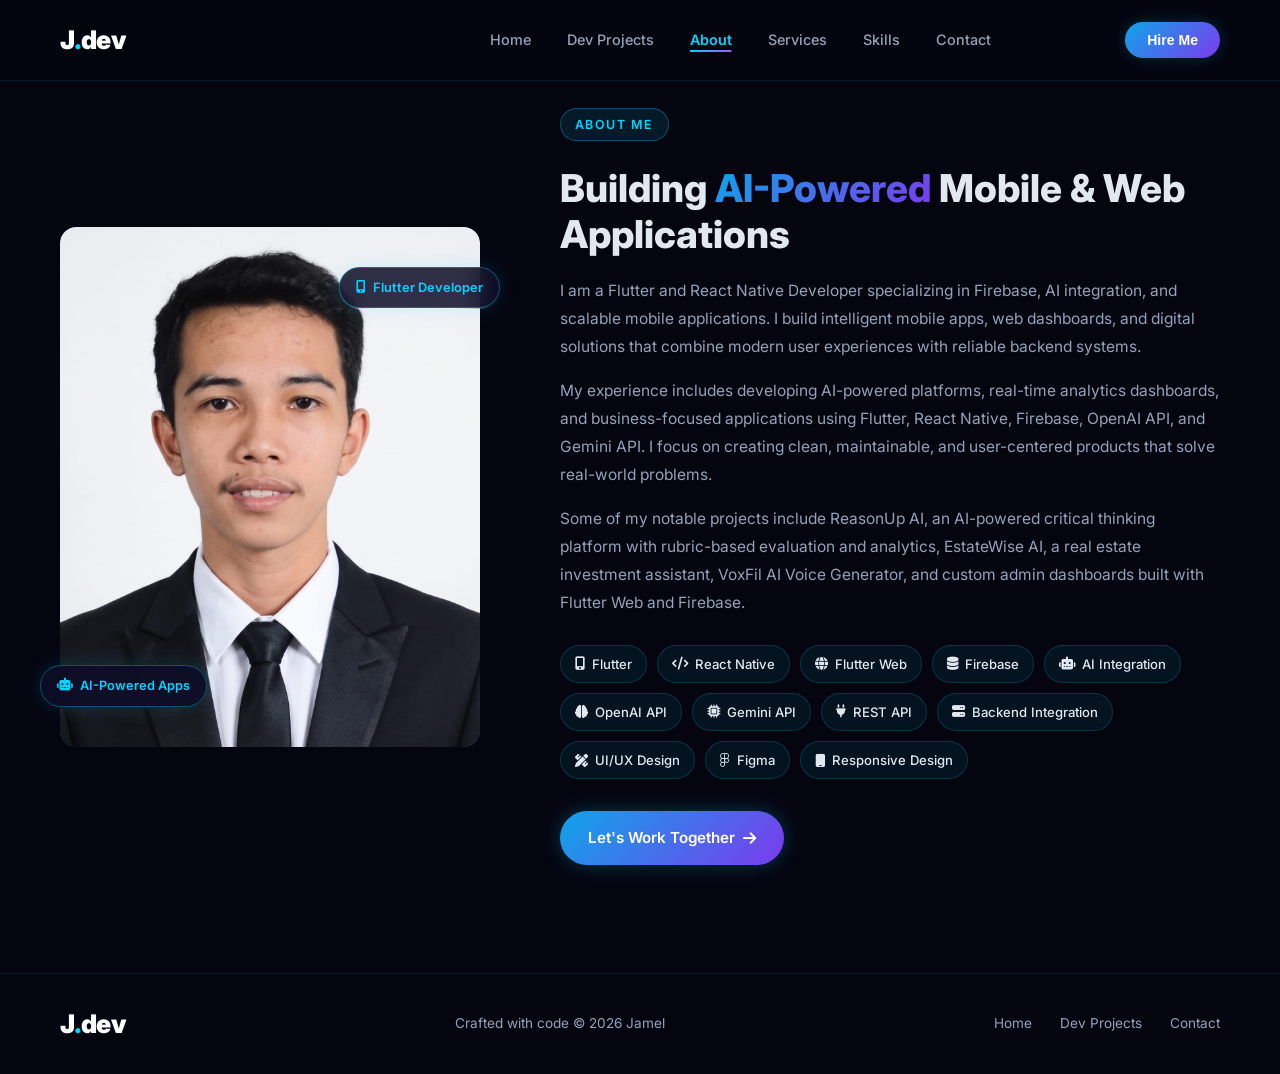
<file: about.html>
<!DOCTYPE html>
<html lang="en">
<head>
  <meta charset="UTF-8" />
  <meta name="viewport" content="width=device-width, initial-scale=1.0" />
  <title>Jamel | Flutter & React Native Developer</title>
  <link rel="stylesheet" href="style.css" />
  <link href="https://fonts.googleapis.com/css2?family=Inter:wght@300;400;500;600;700;800;900&display=swap" rel="stylesheet" />
  <link rel="stylesheet" href="https://cdnjs.cloudflare.com/ajax/libs/font-awesome/6.5.0/css/all.min.css" />
</head>
<body>

  <!-- ===== NAV ===== -->
  <nav class="navbar" id="navbar">
    <div class="nav-brand">J<span class="accent">.</span>dev</div>
    <ul class="nav-links">
      <li><a href="index.html#hero">Home</a></li>
      <!-- <li><a href="content.html">Content</a></li> -->
      <li><a href="dev-projects.html">Dev Projects</a></li>
      <li><a href="about.html" class="active">About</a></li>
      <li><a href="services.html">Services</a></li>
      <li><a href="skills.html">Skills</a></li>
      <li><a href="contact.html">Contact</a></li>
    </ul>
    <button class="nav-cta" onclick="window.location.href='contact.html';">
      Hire Me
    </button>
    <button class="hamburger" id="hamburger" aria-label="Menu">
      <span></span><span></span><span></span>
    </button>
  </nav>

  <!-- ===== ABOUT SECTION ===== -->
  <section class="about" id="about">
    <div class="about-inner">

      <!-- LEFT -->
      <div class="about-visual">
        <div class="about-img-wrap">
          <img src="images/profile.png" alt="Jamel - Flutter & React Native Developer" />
          <div class="about-img-border"></div>
        </div>
        <div class="about-floating-tag tag-1">
          <i class="fas fa-robot"></i> AI-Powered Apps
        </div>
        <div class="about-floating-tag tag-2">
          <i class="fas fa-mobile-alt"></i> Flutter Developer
        </div>
      </div>

      <!-- RIGHT -->
      <div class="about-content">

        <span class="section-tag">About Me</span>

        <h2>
          Building
          <span class="gradient-text">AI-Powered</span>
          Mobile &amp; Web Applications
        </h2>

        <p>
          I am a Flutter and React Native Developer specializing in Firebase,
          AI integration, and scalable mobile applications. I build intelligent
          mobile apps, web dashboards, and digital solutions that combine
          modern user experiences with reliable backend systems.
        </p>

        <p>
          My experience includes developing AI-powered platforms,
          real-time analytics dashboards, and business-focused applications
          using Flutter, React Native, Firebase, OpenAI API, and Gemini API.
          I focus on creating clean, maintainable, and user-centered products
          that solve real-world problems.
        </p>

        <p>
          Some of my notable projects include ReasonUp AI,
          an AI-powered critical thinking platform with rubric-based evaluation
          and analytics, EstateWise AI, a real estate investment assistant,
          VoxFil AI Voice Generator, and custom admin dashboards built with
          Flutter Web and Firebase.
        </p>

        <div class="about-skills-grid">
          <div class="about-skill-chip"><i class="fas fa-mobile-alt"></i> Flutter</div>
          <div class="about-skill-chip"><i class="fas fa-code"></i> React Native</div>
          <div class="about-skill-chip"><i class="fas fa-globe"></i> Flutter Web</div>
          <div class="about-skill-chip"><i class="fas fa-database"></i> Firebase</div>
          <div class="about-skill-chip"><i class="fas fa-robot"></i> AI Integration</div>
          <div class="about-skill-chip"><i class="fas fa-brain"></i> OpenAI API</div>
          <div class="about-skill-chip"><i class="fas fa-microchip"></i> Gemini API</div>
          <div class="about-skill-chip"><i class="fas fa-plug"></i> REST API</div>
          <div class="about-skill-chip"><i class="fas fa-server"></i> Backend Integration</div>
          <div class="about-skill-chip"><i class="fas fa-pencil-ruler"></i> UI/UX Design</div>
          <div class="about-skill-chip"><i class="fab fa-figma"></i> Figma</div>
          <div class="about-skill-chip"><i class="fas fa-mobile"></i> Responsive Design</div>
        </div>

        <a href="contact.html" class="btn btn-primary">
          Let's Work Together
          <i class="fas fa-arrow-right"></i>
        </a>

      </div>
    </div>
  </section>

  <!-- ===== FOOTER ===== -->
  <footer class="footer">
    <div class="footer-inner">
      <span class="nav-brand">J<span class="accent">.</span>dev</span>
      <p>Crafted with code &copy; <span id="year"></span> Jamel</p>
      <div class="footer-links">
        <a href="index.html#hero">Home</a>
        <!-- <a href="content.html">Content</a> -->
        <a href="dev-projects.html">Dev Projects</a>
        <a href="contact.html">Contact</a>
      </div>
    </div>
  </footer>

  <script src="script.js"></script>
</body>
</html>
</file>
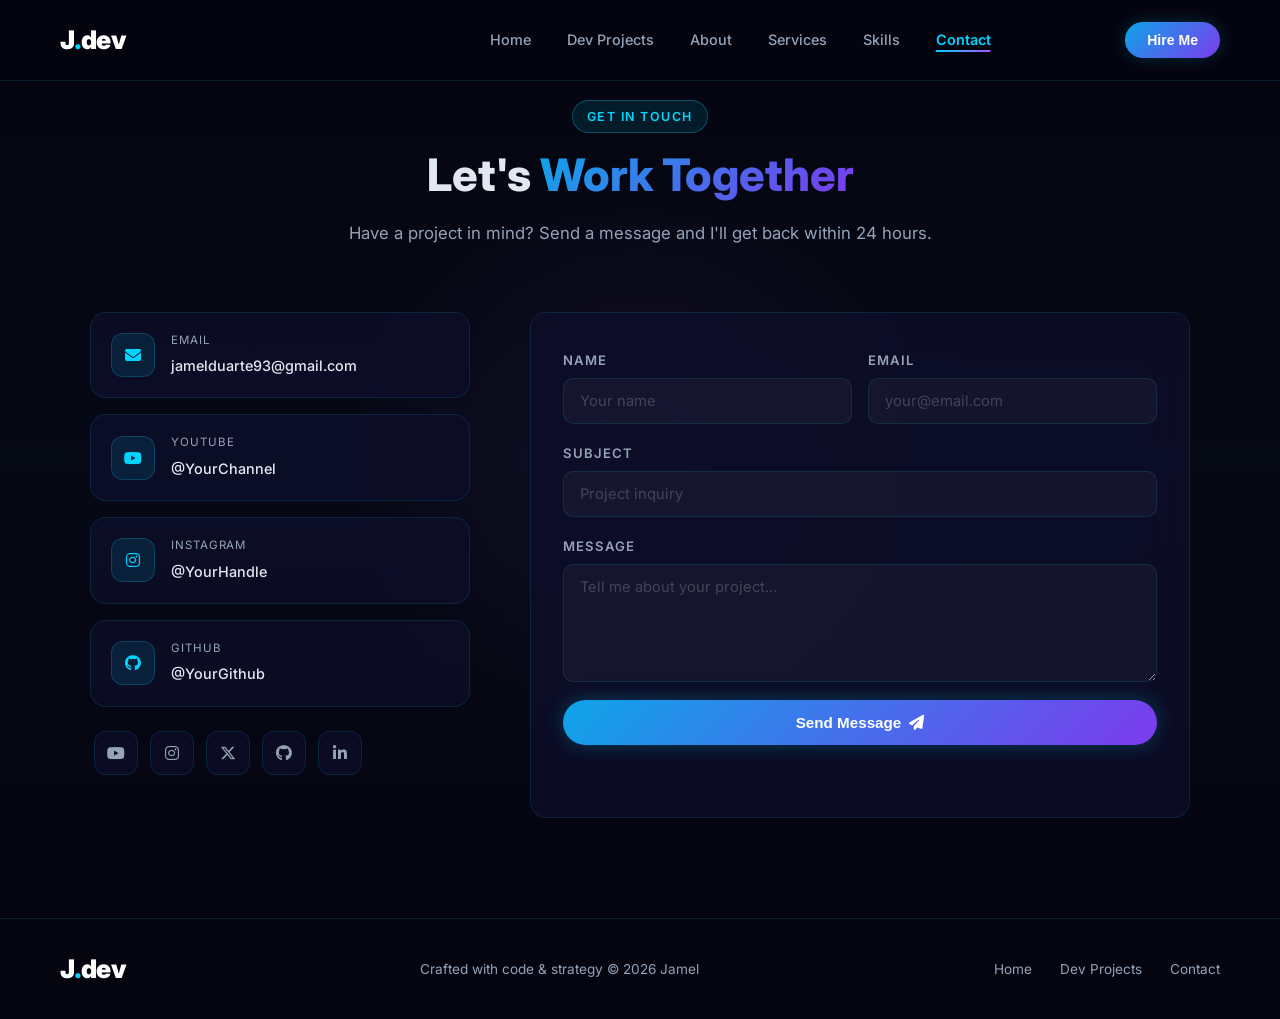
<file: contact.html>
<!DOCTYPE html>
<html lang="en">
<head>
  <meta charset="UTF-8" />
  <meta name="viewport" content="width=device-width, initial-scale=1.0" />
  <title>Jamel | Social Media Manager & Web Developer</title>
  <link rel="stylesheet" href="style.css" />
  <link href="https://fonts.googleapis.com/css2?family=Inter:wght@300;400;500;600;700;800;900&display=swap" rel="stylesheet" />
  <link rel="stylesheet" href="https://cdnjs.cloudflare.com/ajax/libs/font-awesome/6.5.0/css/all.min.css" />
</head>
<body>

  <!-- ===== NAV ===== -->
  <nav class="navbar" id="navbar">
    <div class="nav-brand">J<span class="accent">.</span>dev</div>
    <ul class="nav-links">
      <li><a href="index.html#hero">Home</a></li>
      <!-- <li><a href="content.html">Content</a></li> -->
      <li><a href="dev-projects.html">Dev Projects</a></li>
      <li><a href="about.html">About</a></li>
      <li><a href="services.html">Services</a></li>
      <li><a href="skills.html">Skills</a></li>
      <li><a href="contact.html" class="active">Contact</a></li>
    </ul>
    <button class="nav-cta" onclick="window.location.href='contact.html';">Hire Me</button>
    <button class="hamburger" id="hamburger" aria-label="Menu">
      <span></span><span></span><span></span>
    </button>
  </nav>

  <!-- Contact Section -->
  <section class="contact" id="contact">
    <div class="contact-glow"></div>
    <div class="section-header">
      <span class="section-tag">Get In Touch</span>
      <h2>Let&#39;s <span class="gradient-text">Work Together</span></h2>
      <p>Have a project in mind? Send a message and I&#39;ll get back within 24 hours.</p>
    </div>
    <div class="contact-inner">
      <div class="contact-info">
        <div class="contact-item">
          <div class="contact-icon-wrap"><i class="fas fa-envelope"></i></div>
          <div>
            <span class="contact-label">Email</span>
            <a href="mailto:jamelduarte93@gmail.com" class="contact-value">jamelduarte93@gmail.com</a>
          </div>
        </div>
        <div class="contact-item">
          <div class="contact-icon-wrap"><i class="fab fa-youtube"></i></div>
          <div>
            <span class="contact-label">YouTube</span>
            <span class="contact-value">@YourChannel</span>
          </div>
        </div>
        <div class="contact-item">
          <div class="contact-icon-wrap"><i class="fab fa-instagram"></i></div>
          <div>
            <span class="contact-label">Instagram</span>
            <span class="contact-value">@YourHandle</span>
          </div>
        </div>
        <div class="contact-item">
          <div class="contact-icon-wrap"><i class="fab fa-github"></i></div>
          <div>
            <span class="contact-label">GitHub</span>
            <span class="contact-value">@YourGithub</span>
          </div>
        </div>
        <div class="social-row">
          <a href="#" class="social-btn" aria-label="YouTube"><i class="fab fa-youtube"></i></a>
          <a href="#" class="social-btn" aria-label="Instagram"><i class="fab fa-instagram"></i></a>
          <a href="#" class="social-btn" aria-label="Twitter"><i class="fab fa-x-twitter"></i></a>
          <a href="#" class="social-btn" aria-label="GitHub"><i class="fab fa-github"></i></a>
          <a href="#" class="social-btn" aria-label="LinkedIn"><i class="fab fa-linkedin-in"></i></a>
        </div>
      </div>
      <form class="contact-form" id="contactForm" novalidate>
        <div class="form-row">
          <div class="form-group">
            <label for="name">Name</label>
            <input type="text" id="name" name="name" placeholder="Your name" required />
          </div>
          <div class="form-group">
            <label for="email">Email</label>
            <input type="email" id="email" name="email" placeholder="your@email.com" required />
          </div>
        </div>
        <div class="form-group">
          <label for="subject">Subject</label>
          <input type="text" id="subject" name="subject" placeholder="Project inquiry" />
        </div>
        <div class="form-group">
          <label for="message">Message</label>
          <textarea id="message" name="message" rows="5" placeholder="Tell me about your project..." required></textarea>
        </div>
        <button type="submit" class="btn btn-primary btn-full">
          Send Message <i class="fas fa-paper-plane"></i>
        </button>
        <div class="form-feedback" id="formFeedback"></div>
      </form>
    </div>
  </section>

  <!-- ===== FOOTER ===== -->
  <footer class="footer">
    <div class="footer-inner">
      <span class="nav-brand">J<span class="accent">.</span>dev</span>
      <p>Crafted with code &amp; strategy &copy; <span id="year"></span> Jamel</p>
      <div class="footer-links">
        <a href="index.html#hero">Home</a>
        <!-- <a href="content.html">Content</a> -->
        <a href="dev-projects.html">Dev Projects</a>
        <a href="contact.html">Contact</a>
      </div>
    </div>
  </footer>

  <script src="script.js"></script>
</body>
</html>
</file>
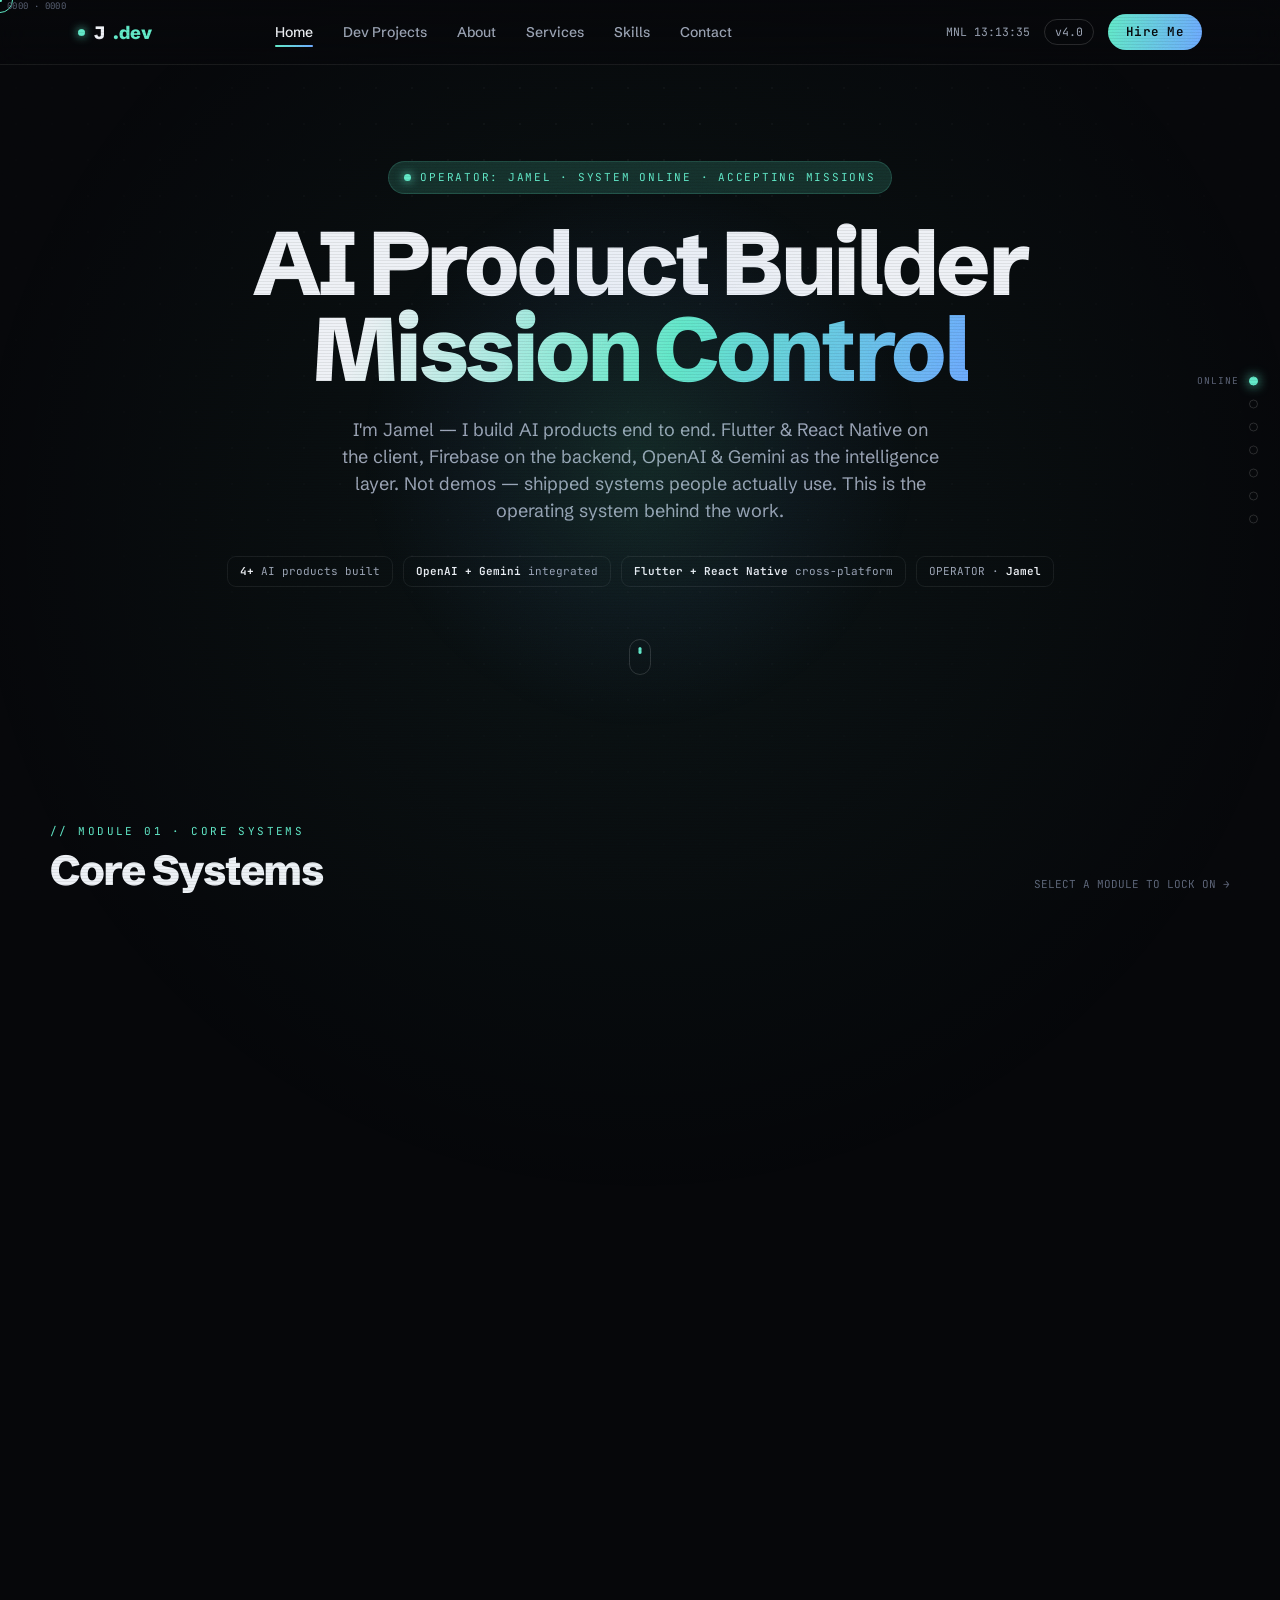
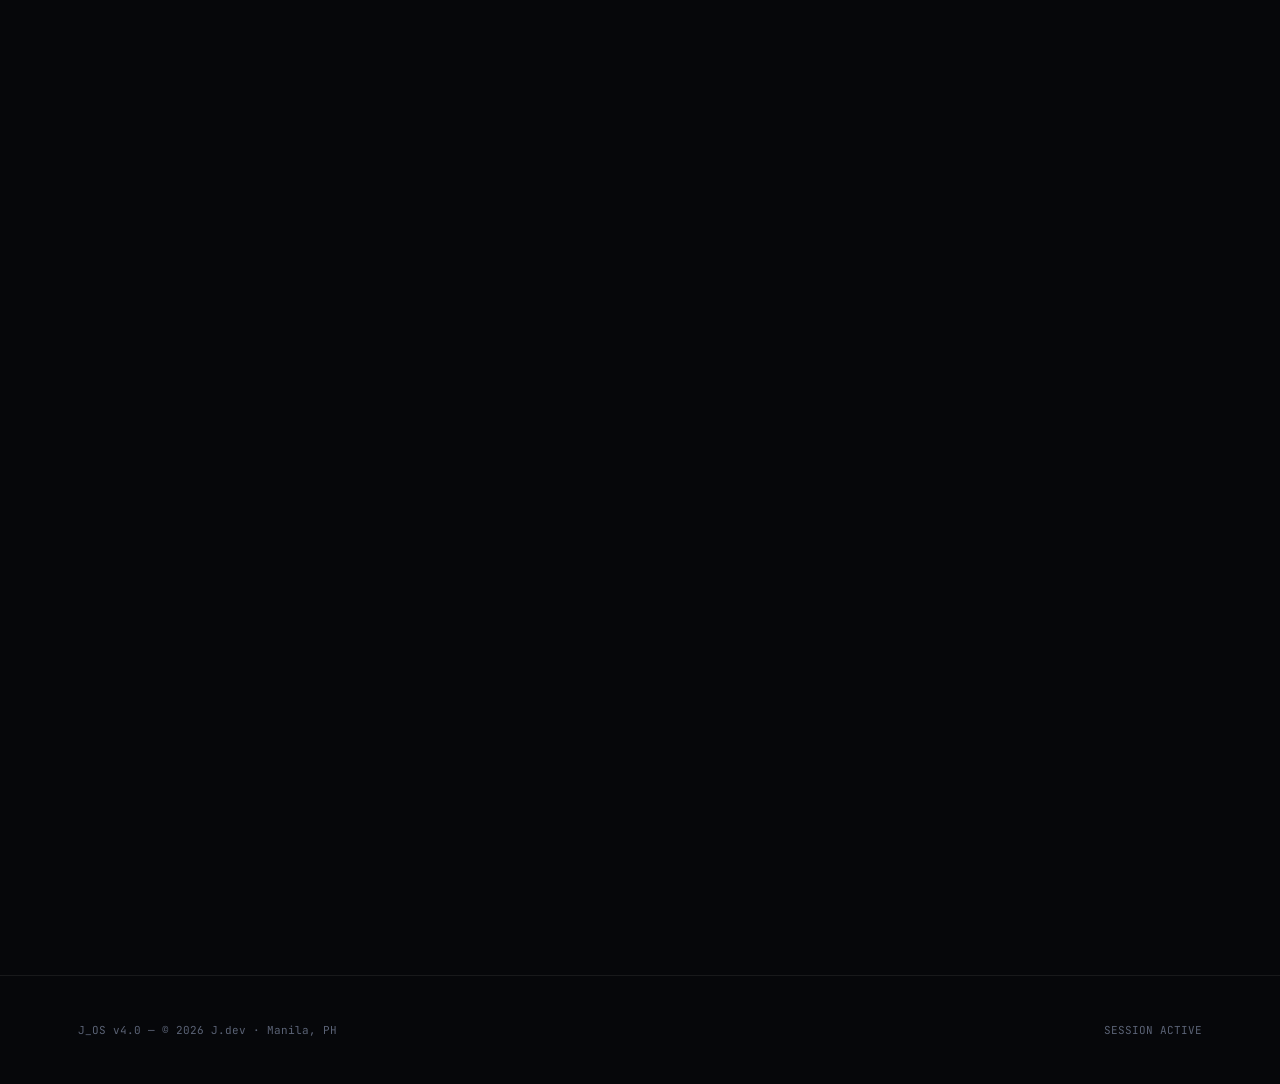
<file: dev-projects.html>
<!doctype html>
<html lang="en">
<head>
<meta charset="utf-8" />
<meta name="viewport" content="width=device-width, initial-scale=1, viewport-fit=cover" />
<title>J.dev — Operating System · Jamel</title>
<meta name="description" content="Jamel (J.dev) — AI product builder. Flutter, React Native, Firebase, OpenAI & Gemini. Mission Control for shipped AI products." />
<link rel="preconnect" href="https://fonts.googleapis.com">
<link rel="preconnect" href="https://fonts.gstatic.com" crossorigin>
<link href="https://fonts.googleapis.com/css2?family=Schibsted+Grotesk:wght@400;500;600;700;800;900&family=JetBrains+Mono:wght@400;500;600&display=swap" rel="stylesheet">
<style>
/* =====================================================================
   J.dev — AI Engineering Mission Control
   ┌ tokens ┌ reset ┌ atmosphere ┌ cursor ┌ shell ┌ modules ┌ responsive
   ===================================================================== */
:root{
  /* surfaces */
  --void:#06070A; --void-2:#0A0C11; --void-3:#0E1118;
  --panel:rgba(255,255,255,.025); --panel-2:rgba(255,255,255,.045);
  --line:rgba(255,255,255,.07); --line-2:rgba(255,255,255,.14);
  /* text */
  --ice:#EEF1F6; --mist:#98A1B2; --dim:#5b6376;
  /* signal palette — each colour has a JOB, not decoration */
  --signal:#5fe9c6;  --signal-d:rgba(95,233,198,.16);   /* systems online / primary */
  --amber:#ffb454;   --amber-d:rgba(255,180,84,.16);     /* live ops / active */
  --plasma:#6aa6ff;  --plasma-d:rgba(106,166,255,.16);   /* AI intelligence layer */
  --accent:var(--signal);
  /* shape & motion */
  --r:14px; --r-lg:22px; --maxw:1180px;
  --ease:cubic-bezier(.16,.84,.44,1);
  --fd:"Schibsted Grotesk",system-ui,sans-serif;
  --fm:"JetBrains Mono",ui-monospace,monospace;
}
*{box-sizing:border-box;margin:0;padding:0}
html{scroll-behavior:smooth;-webkit-text-size-adjust:100%}
body{font-family:var(--fd);background:var(--void);color:var(--ice);line-height:1.5;
  overflow-x:hidden;-webkit-font-smoothing:antialiased;cursor:none}
body.touch{cursor:auto}
a{color:inherit;text-decoration:none}
img,svg{display:block;max-width:100%}
::selection{background:var(--signal-d);color:#fff}
.mono{font-family:var(--fm)}

/* ---------- ATMOSPHERE ---------- */
.bg{position:fixed;inset:0;z-index:0;pointer-events:none}
.bg-grid{position:absolute;inset:-2px;
  background-image:radial-gradient(rgba(255,255,255,.04) 1px,transparent 1px);
  background-size:36px 36px;
  -webkit-mask-image:radial-gradient(circle at 50% 24%,#000,transparent 80%);
  mask-image:radial-gradient(circle at 50% 24%,#000,transparent 80%)}
.bg-aura{position:absolute;width:130vmax;height:130vmax;left:50%;top:-34%;transform:translateX(-50%);
  background:radial-gradient(circle,rgba(95,233,198,.06),transparent 58%);
  animation:aura 30s var(--ease) infinite alternate}
@keyframes aura{from{transform:translate(-53%,-3%) scale(1)}to{transform:translate(-47%,4%) scale(1.14)}}
.mlight{position:fixed;width:640px;height:640px;margin:-320px 0 0 -320px;left:0;top:0;z-index:1;pointer-events:none;
  background:radial-gradient(circle,rgba(95,233,198,.10),rgba(106,166,255,.045) 36%,transparent 62%);will-change:transform}
.grain{position:fixed;inset:0;z-index:70;pointer-events:none;opacity:.38;mix-blend-mode:overlay;
  background-image:url("data:image/svg+xml;utf8,<svg xmlns='http://www.w3.org/2000/svg' width='150' height='150'><filter id='n'><feTurbulence type='fractalNoise' baseFrequency='.82' numOctaves='2'/></filter><rect width='100%25' height='100%25' filter='url(%23n)' opacity='.5'/></svg>")}
.scan{position:fixed;inset:0;z-index:69;pointer-events:none;opacity:.45;mix-blend-mode:multiply;
  background:repeating-linear-gradient(0deg,rgba(0,0,0,.16) 0 1px,transparent 1px 3px)}

/* ---------- CURSOR ---------- */
.cursor{position:fixed;left:0;top:0;z-index:95;pointer-events:none;transform:translate(-50%,-50%);will-change:transform}
.cursor .ring{width:26px;height:26px;border:1px solid var(--accent);border-radius:50%;
  display:flex;align-items:center;justify-content:center;
  transition:width .18s,height .18s,border-color .2s,background .2s}
.cursor .dot{width:3px;height:3px;border-radius:50%;background:var(--accent)}
.cursor .co{position:absolute;left:20px;top:13px;font-family:var(--fm);font-size:9px;color:var(--dim);white-space:nowrap;letter-spacing:.04em}
.cursor.hot .ring{width:46px;height:46px;border-color:var(--amber);background:rgba(255,180,84,.06)}
.cursor.hot .dot{background:var(--amber)}
body.touch .cursor,body.touch .mlight{display:none}

/* ---------- PRELOADER ---------- */
.boot{position:fixed;inset:0;z-index:100;background:var(--void);display:flex;align-items:center;justify-content:center;
  transition:opacity .8s,visibility .8s}
.boot.done{opacity:0;visibility:hidden;pointer-events:none}
.boot-in{width:min(540px,86vw);font-family:var(--fm);font-size:12.5px;color:var(--mist)}
.boot-logo{font-family:var(--fd);font-weight:800;font-size:30px;color:var(--ice);letter-spacing:-.03em;margin-bottom:8px}
.boot-logo span{color:var(--signal)}
.bk{animation:blink 1s steps(1) infinite}@keyframes blink{50%{opacity:0}}
.boot-line{display:flex;gap:10px;white-space:nowrap;overflow:hidden;padding:1px 0}
.boot-line b{color:var(--signal);font-weight:500}.boot-line .ok{color:var(--signal);margin-left:auto}
.boot-bar{height:2px;background:var(--line);border-radius:2px;overflow:hidden;margin-top:16px}
.boot-bar i{display:block;height:100%;width:0;background:linear-gradient(90deg,var(--signal),var(--plasma));transition:width .28s linear}

/* ---------- MODULE RAIL ---------- */
.rail{position:fixed;right:22px;top:50%;transform:translateY(-50%);z-index:45;display:flex;flex-direction:column;gap:14px}
.rail a{width:9px;height:9px;border-radius:50%;border:1px solid var(--line-2);position:relative;cursor:none;transition:.25s}
.rail a:after{content:attr(data-l);position:absolute;right:18px;top:50%;transform:translateY(-50%);
  font-family:var(--fm);font-size:9.5px;letter-spacing:.1em;color:var(--dim);opacity:0;white-space:nowrap;transition:.25s;text-transform:uppercase}
.rail a:hover:after,.rail a.on:after{opacity:1}
.rail a.on{background:var(--accent);border-color:var(--accent);box-shadow:0 0 12px var(--accent)}
@media(max-width:960px){.rail{display:none}}

/* ---------- NAV / HEADER ---------- */
.nav{position:sticky;top:0;z-index:50;backdrop-filter:blur(16px);
  background:linear-gradient(180deg,rgba(6,7,10,.9),rgba(6,7,10,.5));border-bottom:1px solid var(--line)}
.nav .wrap{display:flex;align-items:center;gap:20px;height:64px}
.brand{display:flex;align-items:center;gap:9px;font-family:var(--fd);font-weight:800;font-size:18px;letter-spacing:-.03em;cursor:none}
.brand span{color:var(--signal)}.brand .led{width:7px;height:7px}
.nav-links{display:none;align-items:center;gap:2px;margin:0 auto}
@media(min-width:920px){.nav-links{display:flex}}
.nav-link{position:relative;font-family:var(--fd);font-size:14px;font-weight:500;color:var(--mist);
  padding:8px 14px;border-radius:9px;cursor:none;transition:color .2s}
.nav-link:hover{color:var(--ice)}
.nav-link:after{content:"";position:absolute;left:14px;right:14px;bottom:4px;height:2px;border-radius:2px;
  background:linear-gradient(90deg,var(--signal),var(--plasma));transform:scaleX(0);transform-origin:left;transition:transform .26s var(--ease)}
.nav-link:hover:after{transform:scaleX(.45)}
.nav-link.on{color:var(--ice)}.nav-link.on:after{transform:scaleX(1)}
.nav-right{display:flex;align-items:center;gap:14px;margin-left:auto;font-family:var(--fm);font-size:11.5px}
@media(max-width:919px){.nav-right{display:none}}
.nav-clock{color:var(--mist);display:none}
@media(min-width:600px){.nav-clock{display:block}}
.vbadge{border:1px solid var(--line-2);border-radius:999px;padding:3px 10px;color:var(--mist);cursor:none;transition:.2s}
.vbadge:hover{border-color:var(--signal);color:var(--signal)}
@media(max-width:1100px){.vbadge{display:none}}
.hire{font-family:var(--fm);font-size:12.5px;font-weight:600;letter-spacing:.02em;color:var(--void);white-space:nowrap;cursor:none;
  background:linear-gradient(100deg,var(--signal),var(--plasma));border-radius:999px;padding:9px 18px;transition:.25s var(--ease)}
.hire:hover{box-shadow:0 0 28px var(--signal-d);transform:translateY(-1px)}
.led{width:7px;height:7px;border-radius:50%;background:var(--signal);box-shadow:0 0 10px var(--signal);animation:pulse 2.4s infinite}
@keyframes pulse{0%,100%{opacity:1}50%{opacity:.35}}
/* hamburger */
.burger{display:flex;flex-direction:column;justify-content:center;gap:5px;width:28px;height:28px;margin-left:auto;
  background:none;border:0;padding:0;cursor:none}
@media(min-width:920px){.burger{display:none}}
.burger span{height:2px;width:100%;background:var(--ice);border-radius:2px;transition:.3s var(--ease)}
.burger.open span:nth-child(1){transform:translateY(7px) rotate(45deg)}
.burger.open span:nth-child(2){opacity:0}
.burger.open span:nth-child(3){transform:translateY(-7px) rotate(-45deg)}
/* mobile panel */
.mnav{position:fixed;left:0;right:0;top:64px;z-index:49;background:rgba(8,10,14,.98);backdrop-filter:blur(16px);
  border-bottom:1px solid var(--line);padding:12px 28px 24px;display:flex;flex-direction:column;
  transform:translateY(-14px);opacity:0;visibility:hidden;transition:.3s var(--ease)}
.mnav.open{transform:none;opacity:1;visibility:visible}
@media(min-width:920px){.mnav{display:none}}
.mnav .nav-link{font-size:16px;padding:14px 4px;border-bottom:1px solid var(--line);border-radius:0}
.mnav .nav-link:after{display:none}
.mnav .nav-link.on{color:var(--signal)}
.mnav-status{display:flex;flex-direction:column;gap:7px;font-family:var(--fm);font-size:11px;color:var(--mist);margin:18px 0 6px}
.mnav-status .led{display:inline-block;vertical-align:middle;margin-right:8px}
.mnav .hire{text-align:center;margin-top:10px}

.wrap{max-width:var(--maxw);margin:0 auto;padding:0 28px}
main section{scroll-margin-top:84px}
.eyebrow{font-family:var(--fm);font-size:11px;letter-spacing:.22em;text-transform:uppercase;color:var(--accent)}
.reveal{opacity:0;transform:translateY(26px);filter:blur(7px);
  transition:opacity .9s var(--ease),transform .9s var(--ease),filter .9s var(--ease)}
.reveal.on{opacity:1;transform:none;filter:none}
.modspace{padding:clamp(70px,11vw,118px) 0}
.shead{display:flex;align-items:flex-end;justify-content:space-between;gap:20px;flex-wrap:wrap;margin-bottom:40px}
.shead h2{font-size:clamp(27px,4.3vw,42px);font-weight:800;letter-spacing:-.03em;margin-top:10px;line-height:1.04}
.shead .idx{font-family:var(--fm);font-size:11px;color:var(--dim)}

/* ---------- HERO ---------- */
.hero{padding:96px 0 30px;text-align:center;position:relative}
.chip{display:inline-flex;align-items:center;gap:9px;font-family:var(--fm);font-size:11px;letter-spacing:.16em;
  text-transform:uppercase;color:var(--signal);border:1px solid var(--signal-d);background:var(--signal-d);border-radius:999px;padding:7px 15px}
.hero h1{font-size:clamp(42px,8.4vw,90px);font-weight:800;letter-spacing:-.04em;line-height:.96;margin-top:26px}
.hero h1 .grad{background:linear-gradient(108deg,var(--ice) 8%,var(--signal) 55%,var(--plasma));
  -webkit-background-clip:text;background-clip:text;-webkit-text-fill-color:transparent}
.hero .lead{max-width:600px;margin:24px auto 0;font-size:clamp(15px,2vw,18px);color:var(--mist)}
.ticker{margin-top:32px;display:flex;flex-wrap:wrap;gap:10px;justify-content:center;font-family:var(--fm);font-size:11px}
.ticker span{border:1px solid var(--line);border-radius:9px;padding:6px 12px;color:var(--mist)}
.ticker span b{color:var(--ice);font-weight:600}
.scrollcue{margin:52px auto 0;width:22px;height:36px;border:1px solid var(--line-2);border-radius:12px;position:relative}
.scrollcue:before{content:"";position:absolute;left:50%;top:7px;width:3px;height:7px;background:var(--accent);border-radius:2px;
  transform:translateX(-50%);animation:sd 1.8s var(--ease) infinite}
@keyframes sd{0%{opacity:0;transform:translate(-50%,0)}30%{opacity:1}100%{opacity:0;transform:translate(-50%,12px)}}

/* ---------- REACTOR ---------- */
.reactor{display:grid;grid-template-columns:1fr;gap:26px}
@media(min-width:940px){.reactor{grid-template-columns:1.4fr .9fr}}
.stage{position:relative;aspect-ratio:1/.84;min-height:350px;border:1px solid var(--line);border-radius:var(--r-lg);
  background:radial-gradient(circle at 50% 50%,rgba(95,233,198,.05),transparent 60%),var(--void-2);overflow:hidden}
.stage canvas{position:absolute;inset:0;width:100%;height:100%}
.node{position:absolute;transform:translate(-50%,-50%);display:flex;flex-direction:column;align-items:center;gap:5px;cursor:none;z-index:3}
.node .chip2{font-family:var(--fm);font-size:10.5px;color:var(--mist);border:1px solid var(--line-2);
  background:rgba(10,12,17,.72);backdrop-filter:blur(6px);border-radius:999px;padding:5px 11px;white-space:nowrap;transition:.2s var(--ease)}
.node .pip{width:9px;height:9px;border-radius:50%;background:var(--mist);transition:.25s}
.node[data-layer=ai] .pip{background:var(--plasma)}
.node:hover .chip2,.node.active .chip2{color:var(--void);background:var(--signal);border-color:var(--signal);transform:translateY(-2px)}
.node:hover .pip,.node.active .pip{background:var(--signal);box-shadow:0 0 16px var(--signal)}
.node[data-layer=ai]:hover .chip2,.node[data-layer=ai].active .chip2{background:var(--plasma);border-color:var(--plasma)}
.node[data-layer=ai]:hover .pip,.node[data-layer=ai].active .pip{background:var(--plasma);box-shadow:0 0 16px var(--plasma)}
.corelbl{position:absolute;left:50%;top:50%;transform:translate(-50%,-50%);text-align:center;z-index:2;pointer-events:none}
.corelbl b{font-family:var(--fd);font-weight:800;font-size:18px;color:var(--ice)}
.corelbl small{display:block;font-family:var(--fm);font-size:9px;color:var(--dim);letter-spacing:.18em;margin-top:3px}
.telemetry{border:1px solid var(--line);border-radius:var(--r-lg);background:var(--panel);padding:26px;display:flex;flex-direction:column;min-height:350px}
.tlabel{font-family:var(--fm);font-size:10px;letter-spacing:.2em;text-transform:uppercase;color:var(--dim)}
.telemetry h3{font-size:25px;font-weight:800;letter-spacing:-.02em;margin:7px 0 2px;transition:color .3s}
.tsub{font-family:var(--fm);font-size:11px;color:var(--mist)}
.tdesc{font-size:14px;color:var(--mist);margin:17px 0;flex:1}
.sigrow{display:flex;align-items:center;gap:12px;font-family:var(--fm);font-size:11px;color:var(--mist);margin-bottom:12px}
.sigbar{flex:1;height:6px;border-radius:6px;background:var(--line);overflow:hidden}
.sigbar i{display:block;height:100%;width:0;background:linear-gradient(90deg,var(--signal),var(--plasma));border-radius:6px;transition:width 1s var(--ease)}
.tpw{display:flex;flex-wrap:wrap;gap:7px;margin-top:4px}
.tpw span{font-family:var(--fm);font-size:10px;color:var(--mist);border:1px solid var(--line);border-radius:6px;padding:4px 8px}

/* ---------- OPS BOARD ---------- */
.ops{border:1px solid var(--line);border-radius:var(--r-lg);overflow:hidden;background:var(--void-2)}
.ops-row{display:grid;grid-template-columns:auto 1fr;gap:18px;padding:24px;border-bottom:1px solid var(--line);cursor:none;transition:background .25s}
.ops-row:last-child{border-bottom:0}.ops-row:hover{background:var(--panel-2)}
.ops-led{display:flex;flex-direction:column;align-items:center;gap:7px;padding-top:4px}
.ops-led .led{width:9px;height:9px}
.ops-led .led.amber{background:var(--amber);box-shadow:0 0 10px var(--amber)}
.ops-led .led.plasma{background:var(--plasma);box-shadow:0 0 10px var(--plasma)}
.ops-led small{font-family:var(--fm);font-size:8px;color:var(--dim);writing-mode:vertical-rl;letter-spacing:.12em}
.ops-main{min-width:0}
.ops-top{display:flex;align-items:baseline;gap:12px;flex-wrap:wrap}
.ops-top h3{font-size:22px;font-weight:800;letter-spacing:-.02em}
.ops-top .tag{font-family:var(--fm);font-size:10px;color:var(--accent);border:1px solid var(--signal-d);background:var(--signal-d);border-radius:6px;padding:3px 8px}
.ops-desc{color:var(--mist);font-size:14px;margin-top:8px;max-width:64ch}
.ops-tele{display:flex;flex-wrap:wrap;gap:24px;margin-top:15px;font-family:var(--fm);font-size:10.5px;color:var(--dim)}
.ops-tele b{display:block;font-size:14px;color:var(--ice);font-weight:600;letter-spacing:-.01em;margin-bottom:2px}
.ops-tele i{font-style:normal}
.chev{margin-left:auto;color:var(--dim);font-family:var(--fm);transition:transform .3s}
.ops-row.open .chev{transform:rotate(90deg);color:var(--accent)}
.ops-exp{max-height:0;overflow:hidden;transition:max-height .5s var(--ease)}
.ops-row.open .ops-exp{max-height:260px}
.ops-feat{display:flex;flex-wrap:wrap;gap:7px;margin:16px 0 4px}
.ops-feat span{font-family:var(--fm);font-size:10px;color:var(--mist);border:1px solid var(--line);border-radius:6px;padding:4px 9px}
.ops-feat span.k{color:var(--signal);border-color:var(--signal-d);background:var(--signal-d)}

/* ---------- SIGNAL FLOW ---------- */
.flow{border:1px solid var(--line);border-radius:var(--r-lg);background:var(--void-2);padding:30px 24px}
.flow svg{width:100%;height:auto;overflow:visible}
.fnl{font-family:var(--fm);font-size:11px;font-weight:500}
.fns{font-family:var(--fm);font-size:8.5px;fill:var(--dim)}
.flow-leg{display:flex;flex-wrap:wrap;gap:18px;margin-top:24px;font-family:var(--fm);font-size:11px;color:var(--mist)}
.flow-leg i{font-style:normal;display:inline-flex;align-items:center;gap:7px}
.flow-leg i:before{content:"";width:9px;height:9px;border-radius:2px;background:var(--c,var(--signal))}

/* ---------- FLIGHT LOG ---------- */
.split{display:grid;grid-template-columns:1fr;gap:26px}
@media(min-width:900px){.split{grid-template-columns:1.05fr 1fr}}
.metrics{display:grid;grid-template-columns:1fr 1fr;gap:14px}
.metric{border:1px solid var(--line);border-radius:var(--r);background:var(--panel);padding:22px}
.metric b{font-family:var(--fm);font-size:clamp(28px,5vw,42px);font-weight:600;letter-spacing:-.02em;display:block;
  background:linear-gradient(120deg,var(--ice),var(--signal));-webkit-background-clip:text;background-clip:text;-webkit-text-fill-color:transparent}
.metric small{font-family:var(--fm);font-size:10px;color:var(--mist);letter-spacing:.05em;text-transform:uppercase}
.log{border:1px solid var(--line);border-radius:var(--r-lg);background:var(--void-2);padding:6px 0;font-family:var(--fm);font-size:12.5px}
.lrow{display:grid;grid-template-columns:auto 1fr;gap:14px;padding:14px 24px;border-bottom:1px solid var(--line);align-items:baseline}
.lrow:last-child{border-bottom:0}
.lt{color:var(--accent)}.lmsg{color:var(--mist)}.lmsg b{color:var(--ice);font-weight:600}

/* ---------- UPLINK ---------- */
.uplink{border:1px solid var(--line);border-radius:var(--r-lg);position:relative;overflow:hidden;text-align:center;
  background:radial-gradient(circle at 50% 0%,rgba(95,233,198,.08),transparent 55%),var(--void-2);padding:clamp(44px,7vw,72px) 28px}
.uplink h2{font-size:clamp(30px,5.5vw,54px);font-weight:800;letter-spacing:-.035em;line-height:1.01}
.uplink p{color:var(--mist);max-width:500px;margin:16px auto 30px}
.btns{display:flex;gap:14px;justify-content:center;flex-wrap:wrap}
.btn{font-family:var(--fm);font-size:13px;letter-spacing:.04em;padding:14px 26px;border-radius:12px;cursor:none;
  border:1px solid var(--line-2);color:var(--ice);background:var(--panel-2);transition:.25s var(--ease);will-change:transform}
.btn.primary{background:var(--signal);color:var(--void);border-color:var(--signal);font-weight:600}
.btn.primary:hover{box-shadow:0 0 36px var(--signal-d)}
.btn:hover{border-color:var(--signal);color:var(--signal)}.btn.primary:hover{color:var(--void)}

footer{padding:46px 0;border-top:1px solid var(--line);margin-top:100px}
footer .wrap{display:flex;align-items:center;justify-content:space-between;flex-wrap:wrap;gap:14px;font-family:var(--fm);font-size:11px;color:var(--dim)}

/* ---------- DIAGNOSTICS + OVERCLOCK ---------- */
.diag{position:fixed;right:18px;bottom:18px;z-index:80;width:min(320px,80vw);font-family:var(--fm);font-size:10.5px;
  border:1px solid var(--line-2);border-radius:12px;background:rgba(8,10,14,.94);backdrop-filter:blur(10px);padding:14px 16px;color:var(--mist);
  transform:translateY(140%);opacity:0;transition:.4s var(--ease)}
.diag.show{transform:none;opacity:1}
.diag .dh{display:flex;justify-content:space-between;color:var(--signal);margin-bottom:9px;letter-spacing:.08em}
.diag .drow{display:flex;justify-content:space-between;padding:3px 0;border-bottom:1px dashed var(--line)}
.diag .drow:last-child{border-bottom:0}.diag .dv{color:var(--ice)}
.oc{position:fixed;top:64px;left:50%;transform:translateX(-50%);z-index:80;font-family:var(--fm);font-size:11px;letter-spacing:.2em;
  color:var(--amber);border:1px solid var(--amber-d);background:var(--amber-d);border-radius:999px;padding:6px 16px;opacity:0;transition:.4s;pointer-events:none}
.oc.show{opacity:1}
body.ocmode{--accent:var(--amber);--signal:var(--amber)}

/* ---------- MISSION ARCHIVE additions ---------- */
.ops-no{font-family:var(--fm);font-size:10px;letter-spacing:.16em;color:var(--dim);margin-bottom:7px;text-transform:uppercase}
.tag.amber{color:var(--amber);border-color:var(--amber-d);background:var(--amber-d)}
.tag.plasma{color:var(--plasma);border-color:var(--plasma-d);background:var(--plasma-d)}
.ops-impact{font-size:13px;color:var(--mist);margin:16px 0 2px;max-width:64ch}
.ops-impact .lbl{font-family:var(--fm);font-size:10px;letter-spacing:.12em;color:var(--accent);margin-right:6px}
.ops-row.open .ops-exp{max-height:340px}

/* ---------- OPERATOR PROFILE ---------- */
.op{display:grid;grid-template-columns:1fr;gap:26px}
@media(min-width:900px){.op{grid-template-columns:1.25fr .9fr}}
.op-card{border:1px solid var(--line);border-radius:var(--r-lg);background:var(--panel);padding:clamp(24px,3vw,34px)}
.op-id{font-family:var(--fm);font-size:11px;letter-spacing:.16em;text-transform:uppercase;color:var(--accent);
  margin-bottom:16px;display:flex;gap:10px;align-items:center}
.op-card h3{font-size:clamp(22px,3vw,28px);font-weight:800;letter-spacing:-.02em;margin-bottom:16px}
.op-card h3 span{color:var(--signal)}
.op-card p{color:var(--mist);font-size:14.5px;margin-bottom:14px}
.op-meta{display:flex;flex-wrap:wrap;gap:8px;margin-top:20px}
.op-meta span{font-family:var(--fm);font-size:10.5px;color:var(--mist);border:1px solid var(--line);border-radius:7px;padding:5px 10px}
.op-meta span.k{color:var(--signal);border-color:var(--signal-d);background:var(--signal-d)}
.op-side{display:flex;flex-direction:column;gap:18px}
.op-side .tlabel{margin-bottom:10px;display:block}

/* ---------- CURRENT OPERATIONS ---------- */
.cops{display:grid;grid-template-columns:repeat(auto-fit,minmax(184px,1fr));gap:14px}
.cop{border:1px solid var(--line);border-radius:var(--r);background:var(--panel);padding:22px;position:relative;overflow:hidden;transition:.25s var(--ease)}
.cop:hover{border-color:var(--signal);background:var(--panel-2);transform:translateY(-3px)}
.cop .led{margin-bottom:16px}
.cop h4{font-size:16px;font-weight:700;letter-spacing:-.01em;margin-bottom:7px}
.cop p{font-family:var(--fm);font-size:10.5px;color:var(--mist);line-height:1.65}
.cop .st{position:absolute;top:16px;right:16px;font-family:var(--fm);font-size:8.5px;letter-spacing:.1em;color:var(--dim)}

.metric b.txt{font-size:clamp(16px,2.4vw,22px);line-height:1.15}

@media(prefers-reduced-motion:reduce){*{animation-duration:.001ms!important;transition-duration:.01ms!important}}
</style>
</head>
<body>
<div class="bg"><div class="bg-aura"></div><div class="bg-grid"></div></div>
<div class="mlight" id="mlight"></div>
<div class="scan"></div><div class="grain"></div>

<div class="cursor" id="cursor"><div class="ring"><div class="dot"></div></div><div class="co" id="co">0000 · 0000</div></div>

<div class="boot" id="boot"><div class="boot-in">
  <div class="boot-logo">J<span>.dev</span><span class="bk">_</span></div>
  <div id="bootlog"></div>
  <div class="boot-bar"><i id="bootbar"></i></div>
</div></div>

<nav class="rail" id="rail">
  <a href="#hero" data-l="online" class="on"></a>
  <a href="#core-sec" data-l="core systems"></a>
  <a href="#archive-sec" data-l="mission archive"></a>
  <a href="#flow-sec" data-l="signal flow"></a>
  <a href="#operator-sec" data-l="operator"></a>
  <a href="#current-sec" data-l="current ops"></a>
  <a href="#uplink-sec" data-l="uplink"></a>
</nav>

<header class="nav"><div class="wrap">
  <a href="#hero" class="brand"><span class="led"></span>J<span>.dev</span></a>
  <nav class="nav-links">
    <a href="#hero" class="nav-link on">Home</a>
    <a href="#archive-sec" class="nav-link">Dev Projects</a>
    <a href="#operator-sec" class="nav-link">About</a>
    <a href="#current-sec" class="nav-link">Services</a>
    <a href="#core-sec" class="nav-link">Skills</a>
    <a href="#uplink-sec" class="nav-link">Contact</a>
  </nav>
  <div class="nav-right">
    <span class="nav-clock" id="clock">MNL --:--:--</span>
    <span class="vbadge" id="vbadge" title="diagnostics">v4.0</span>
    <a href="#uplink-sec" class="hire">Hire Me</a>
  </div>
  <button class="burger" id="burger" aria-label="Toggle menu"><span></span><span></span><span></span></button>
</div></header>

<div class="mnav" id="mnav">
  <a href="#hero" class="nav-link on">Home</a>
  <a href="#archive-sec" class="nav-link">Dev Projects</a>
  <a href="#operator-sec" class="nav-link">About</a>
  <a href="#current-sec" class="nav-link">Services</a>
  <a href="#core-sec" class="nav-link">Skills</a>
  <a href="#uplink-sec" class="nav-link">Contact</a>
  <div class="mnav-status">
    <span><span class="led"></span>ALL SYSTEMS NOMINAL</span>
    <span id="uptime">UPTIME 00:00:00</span>
  </div>
  <a href="#uplink-sec" class="hire">Hire Me</a>
</div>

<main>
  <!-- HERO -->
  <section class="hero" id="hero"><div class="wrap">
    <span class="chip reveal"><span class="led"></span> Operator: Jamel · System Online · Accepting Missions</span>
    <h1 class="reveal">AI Product Builder<br><span class="grad">Mission Control</span></h1>
    <p class="lead reveal">I'm Jamel — I build AI products end to end. Flutter &amp; React Native on the client, Firebase on the backend, OpenAI &amp; Gemini as the intelligence layer. Not demos — shipped systems people actually use. This is the operating system behind the work.</p>
    <div class="ticker reveal">
      <span><b>4+</b> AI products built</span>
      <span><b>OpenAI + Gemini</b> integrated</span>
      <span><b>Flutter + React Native</b> cross-platform</span>
      <span>OPERATOR · <b>Jamel</b></span>
    </div>
    <div class="scrollcue reveal"></div>
  </div></section>

  <!-- CORE SYSTEMS -->
  <section class="modspace wrap" id="core-sec">
    <div class="shead reveal">
      <div><div class="eyebrow">// module 01 · core systems</div><h2>Core Systems</h2></div>
      <div class="idx">SELECT A MODULE TO LOCK ON →</div>
    </div>
    <div class="reactor reveal">
      <div class="stage" id="stage">
        <canvas id="rcanvas"></canvas>
        <div class="corelbl"><b>J_CORE</b><small>KERNEL</small></div>
      </div>
      <div class="telemetry" id="telemetry">
        <span class="tlabel">System Telemetry</span>
        <h3 id="t-name">Flutter Engine</h3>
        <span class="tsub" id="t-sub">CLIENT LAYER</span>
        <p class="tdesc" id="t-desc"></p>
        <div class="sigrow"><span>SIGNAL</span><div class="sigbar"><i id="t-sig"></i></div><span id="t-val">96%</span></div>
        <div class="tpw" id="t-pw"></div>
      </div>
    </div>
  </section>

  <!-- MISSION ARCHIVE -->
  <section class="modspace wrap" id="archive-sec">
    <div class="shead reveal">
      <div><div class="eyebrow">// module 02 · mission archive</div><h2>Mission Archive</h2></div>
      <div class="idx">4 CLASSIFIED MISSIONS · CLICK TO DECRYPT</div>
    </div>
    <div class="ops reveal" id="ops"></div>
  </section>

  <!-- SIGNAL FLOW -->
  <section class="modspace wrap" id="flow-sec">
    <div class="shead reveal">
      <div><div class="eyebrow">// module 03 · architecture</div><h2>Signal Flow</h2></div>
      <div class="idx">HOW A REQUEST TRAVELS THE STACK</div>
    </div>
    <div class="flow reveal">
      <svg id="flowSvg" viewBox="0 0 1000 200" preserveAspectRatio="xMidYMid meet">
        <defs><linearGradient id="lg" x1="0" x2="1"><stop offset="0" stop-color="#5fe9c6"/><stop offset="1" stop-color="#6aa6ff"/></linearGradient></defs>
        <path class="fpath" d="M120,100 H300"/><path class="fpath" d="M380,100 H500"/>
        <path class="fpath" d="M580,100 H700"/><path class="fpath" d="M780,100 H900"/>
        <g id="flowNodes"></g>
      </svg>
      <div class="flow-leg">
        <i style="--c:var(--signal)">Client · Flutter / React Native</i>
        <i style="--c:var(--ice)">Edge · Auth &amp; API</i>
        <i style="--c:var(--signal)">Firebase · Firestore / Functions</i>
        <i style="--c:var(--plasma)">AI · OpenAI &amp; Gemini</i>
      </div>
    </div>
  </section>

  <!-- OPERATOR PROFILE -->
  <section class="modspace wrap" id="operator-sec">
    <div class="shead reveal">
      <div><div class="eyebrow">// module 04 · operator</div><h2>Operator Profile</h2></div>
      <div class="idx">CLEARANCE: ARCHITECT</div>
    </div>
    <div class="op reveal">
      <div class="op-card">
        <div class="op-id"><span class="led"></span> OPERATOR // JAMEL · CALLSIGN J.DEV</div>
        <h3>I own the full stack of an AI product — <span>client to intelligence layer.</span></h3>
        <p>I build AI products from the Flutter or React Native client all the way down to the Firebase backend and the OpenAI / Gemini intelligence layer. I don't hand architecture and integration off to someone else, which is why what I ship reaches real users instead of dying as a demo.</p>
        <p>My focus is turning AI capability into software people actually use — educational platforms, voice generation tools, real-estate intelligence, and the admin systems that keep them running in production. Mobile-first, AI-native, shipped end to end.</p>
        <div class="op-meta">
          <span class="k">Flutter</span><span class="k">React Native</span><span class="k">Firebase</span><span class="k">AI Integration</span>
          <span>OpenAI</span><span>Gemini</span><span>Flutter Web</span><span>Base: Manila, PH</span>
        </div>
      </div>
      <div class="op-side">
        <span class="tlabel">Operational Record</span>
        <div class="metrics" id="metrics"></div>
        <div class="log" id="log"></div>
      </div>
    </div>
  </section>

  <!-- CURRENT OPERATIONS -->
  <section class="modspace wrap" id="current-sec">
    <div class="shead reveal">
      <div><div class="eyebrow">// module 05 · current ops</div><h2>Current Operations</h2></div>
      <div class="idx">LIVE FOCUS AREAS</div>
    </div>
    <div class="cops reveal" id="cops"></div>
  </section>

  <!-- UPLINK -->
  <section class="modspace wrap" id="uplink-sec">
    <div class="uplink reveal">
      <div class="eyebrow">// module 06 · comms</div>
      <h2>Establish an Uplink</h2>
      <p>Building an AI product and need an operator who ships end to end? Open a channel — MVP, AI integration, or a full mobile build with a Firebase backend behind it.</p>
      <div class="btns">
        <a class="btn primary" id="transmit" href="#">▸ Transmit Message</a>
        <a class="btn" id="archive" href="#archive-sec">↳ Review Mission Archive</a>
      </div>
    </div>
  </section>

  <footer><div class="wrap"><div>J_OS v4.0 — © 2026 J.dev · Manila, PH</div><div id="fclock">SESSION ACTIVE</div></div></footer>
</main>

<div class="diag" id="diag">
  <div class="dh"><span>◢ DIAGNOSTICS</span><span id="diag-x" style="cursor:none">[ESC]</span></div>
  <div class="drow"><span>render</span><span class="dv" id="d-fps">— fps</span></div>
  <div class="drow"><span>core systems</span><span class="dv">7 / 7 online</span></div>
  <div class="drow"><span>ai providers</span><span class="dv">openai · gemini</span></div>
  <div class="drow"><span>missions</span><span class="dv">4 archived</span></div>
  <div class="drow"><span>viewport</span><span class="dv" id="d-vp">—</span></div>
  <div class="drow"><span>build</span><span class="dv">jos-4.0-stable</span></div>
</div>
<div class="oc" id="oc">⚡ OVERCLOCK MODE ENGAGED</div>

<script>
"use strict";
(function(){
  const reduce=matchMedia("(prefers-reduced-motion: reduce)").matches;
  const isTouch=matchMedia("(pointer: coarse)").matches;
  if(isTouch)document.body.classList.add("touch");
  const $=(s,p=document)=>p.querySelector(s), $$=(s,p=document)=>[...p.querySelectorAll(s)];

  /* ===== REAL DATA — core systems (reactor) ===== */
  const NODES=[
    {name:"Flutter Engine",layer:"client",sub:"CLIENT LAYER",sig:96,
     desc:"Cross-platform native apps with pixel-perfect UI and 60fps motion. My primary client engine across mobile and web — the surface most of my products ship on.",
     pw:["ReasonUp AI","VoxFil AI","Admin Dashboard"]},
    {name:"React Native Stack",layer:"client",sub:"CLIENT LAYER",sig:90,
     desc:"Native mobile via the RN ecosystem — shared logic, OTA updates and fast iteration toward the App Store and Play when the brief calls for it.",
     pw:["EstateWise AI"]},
    {name:"Firebase Infrastructure",layer:"backend",sub:"BACKEND LAYER",sig:94,
     desc:"Auth, Firestore, Cloud Functions, Storage and realtime sync — the backbone behind every product, so I ship production backends without standing up infra.",
     pw:["ReasonUp AI","EstateWise AI","VoxFil AI","Admin Dashboard"]},
    {name:"OpenAI Intelligence Layer",layer:"ai",sub:"INTELLIGENCE LAYER",sig:92,
     desc:"Structured outputs, function calling, streaming and TTS — wired directly into product flows. Powers ReasonUp's evaluation and VoxFil's voice synthesis.",
     pw:["ReasonUp AI","EstateWise AI","VoxFil AI"]},
    {name:"Gemini Intelligence Layer",layer:"ai",sub:"INTELLIGENCE LAYER",sig:89,
     desc:"Multimodal reasoning and long-context evaluation — used for rubric grading and real-estate recommendation logic where the context window matters.",
     pw:["ReasonUp AI","EstateWise AI"]},
    {name:"Flutter Web Console",layer:"client",sub:"CLIENT LAYER",sig:90,
     desc:"Real dashboards in the browser — analytics, monitoring and admin surfaces shipped from a single Flutter codebase. The ReasonUp admin console runs on this.",
     pw:["Admin Dashboard","ReasonUp AI"]},
    {name:"API Integration Network",layer:"backend",sub:"INTEGRATION LAYER",sig:93,
     desc:"The connective tissue — OpenAI TTS, Edge TTS, Gemini and Firebase orchestrated into one coherent product flow with auth, rate handling and fallback.",
     pw:["VoxFil AI","ReasonUp AI","EstateWise AI"]}
  ];

  /* ===== REAL DATA — mission archive (real projects) ===== */
  const MISSIONS=[
    {no:"MSN-001",name:"ReasonUp AI",status:"OPERATIONAL",state:"signal",tag:"AI EDUCATION PLATFORM",surface:"Web + Mobile",
     objective:"AI-powered critical-thinking and argumentation platform that evaluates student reasoning against structured rubrics in real time.",
     impact:"Rubric-based AI grading with live feedback and student analytics, dual-engine (OpenAI + Gemini), plus leaderboards that keep learners coming back — managed through its own admin dashboard.",
     stack:["Flutter","Flutter Web","Firebase","OpenAI","Gemini"],
     feat:["Rubric-based AI evaluation","Real-time feedback","Student analytics","Leaderboards","Admin dashboard"]},
    {no:"MSN-002",name:"EstateWise AI",status:"DEPLOYED",state:"signal",tag:"AI REAL-ESTATE ASSISTANT",surface:"Mobile",
     objective:"AI real-estate investment assistant that analyzes properties and scores opportunities for each investor profile.",
     impact:"GPT-powered chat plus investment scoring turns raw listings into ranked, explainable recommendations — delivered live on a React Native client with Firebase auth.",
     stack:["React Native","Firebase","OpenAI","Gemini"],
     feat:["Property analysis","Investment scoring","AI recommendations","GPT-powered chat","Firebase Authentication","Real-time recommendations"]},
    {no:"MSN-003",name:"VoxFil AI",status:"ACTIVE",state:"plasma",tag:"VOICE · GENERATIVE AI",surface:"Mobile",
     objective:"AI voice generation platform that synthesizes natural speech from text with fine-grained voice control.",
     impact:"Dual TTS engines — OpenAI TTS and Edge TTS — with voice customization and on-demand audio generation inside a clean, creator-facing studio.",
     stack:["Flutter","Firebase","OpenAI TTS","Edge TTS"],
     feat:["Text-to-speech","Voice customization","Audio generation","OpenAI TTS","Edge TTS"]},
    {no:"MSN-004",name:"ReasonUp Admin Dashboard",status:"OPERATIONAL",state:"amber",tag:"OPS CONSOLE · FLUTTER WEB",surface:"Flutter Web",
     objective:"Flutter Web admin system — the operational control surface behind ReasonUp with realtime management.",
     impact:"Analytics, user monitoring and performance tracking in one realtime console on Firebase — the command centre that keeps the platform running.",
     stack:["Flutter Web","Firebase","Realtime DB"],
     feat:["Analytics","User monitoring","Performance tracking","Real-time management","Firebase integration"]}
  ];

  /* ===== mission status metrics, field log, current ops ===== */
  const METRICS=[
    {v:4,suf:"+",label:"AI Products Built"},
    {v:10,suf:"+",label:"Production Systems"},
    {text:"Flutter · RN",label:"Cross-Platform Client"},
    {text:"OpenAI · Gemini",label:"Intelligence Integrated"}
  ];
  const LOG=[
    ["MSN-001","<b>ReasonUp AI</b> — rubric AI evaluation + analytics, operational"],
    ["MSN-002","<b>EstateWise AI</b> — GPT chat + investment scoring, deployed"],
    ["MSN-003","<b>VoxFil AI</b> — OpenAI TTS + Edge TTS voice engine, active"],
    ["MSN-004","<b>Admin Dashboard</b> — realtime monitoring on Flutter Web"],
    ["SYS-01","OpenAI + Gemini integrated into live product flows"],
    ["SYS-02","Firebase backbone — auth, functions, Firestore, realtime sync"]
  ];
  const CURRENTOPS=[
    {h:"AI Applications",p:"Shipping AI features into mobile apps — evaluation, chat and generation.",st:"ACTIVE",state:"signal"},
    {h:"Educational Technology",p:"Platforms like ReasonUp that teach reasoning, not just deliver content.",st:"ACTIVE",state:"signal"},
    {h:"Business Automation",p:"Systems that remove manual work — pipelines, dashboards and agents.",st:"ACTIVE",state:"amber"},
    {h:"Admin Dashboards",p:"Flutter Web control surfaces with realtime analytics and monitoring.",st:"ACTIVE",state:"signal"},
    {h:"Mobile Development",p:"Flutter & React Native apps for iOS and Android, built end to end.",st:"ACTIVE",state:"plasma"}
  ];
  const FLOW=[
    {x:60,label:"CLIENT",sub:"Flutter / RN",c:"#5fe9c6"},
    {x:340,label:"EDGE",sub:"Auth · API",c:"#EEF1F6"},
    {x:540,label:"FIREBASE",sub:"Firestore · Fn",c:"#5fe9c6"},
    {x:740,label:"AI LAYER",sub:"OpenAI · Gemini",c:"#6aa6ff"},
    {x:940,label:"RESPONSE",sub:"streamed",c:"#5fe9c6"}
  ];

  /* ===== PRELOADER ===== */
  const bootLines=[
    ["init j_os kernel","OK"],["mount client layer · flutter / react native","OK"],
    ["link firebase backbone","OK"],["handshake openai api","OK"],["handshake gemini api","OK"],
    ["calibrate core systems · 7 modules","OK"],["index mission archive · 4 missions","OK"],["all systems nominal","READY"]
  ];
  function runBoot(){
    if(reduce){finishBoot();return;}
    const lg=$("#bootlog"),bar=$("#bootbar");let i=0;
    (function step(){
      if(i<bootLines.length){
        const[t,ok]=bootLines[i];const r=document.createElement("div");r.className="boot-line";
        r.innerHTML=`<b>›</b><span>${t}</span><span class="ok">[${ok}]</span>`;lg.appendChild(r);
        bar.style.width=((i+1)/bootLines.length*100)+"%";i++;setTimeout(step,210);
      }else setTimeout(finishBoot,420);
    })();
  }
  function finishBoot(){
    $("#boot").classList.add("done");revealObserver();
    $$(".hero .reveal").forEach((el,k)=>setTimeout(()=>el.classList.add("on"),k*90));
  }

  /* ===== REVEAL ON SCROLL ===== */
  function revealObserver(){
    const io=new IntersectionObserver(es=>es.forEach(e=>{if(e.isIntersecting){e.target.classList.add("on");io.unobserve(e.target);}}),{threshold:.12});
    $$(".reveal").forEach(el=>{if(!el.classList.contains("on"))io.observe(el);});
  }

  /* ===== CURSOR + MOUSE LIGHT ===== */
  const cursor=$("#cursor"),co=$("#co"),mlight=$("#mlight");
  let mx=innerWidth/2,my=innerHeight/2,lx=mx,ly=my;
  if(!isTouch){
    addEventListener("pointermove",e=>{
      mx=e.clientX;my=e.clientY;
      cursor.style.transform=`translate(${mx}px,${my}px) translate(-50%,-50%)`;
      co.textContent=String(Math.round(mx)).padStart(4,"0")+" · "+String(Math.round(my)).padStart(4,"0");
    },{passive:true});
    const hot=".node,.ops-row,.btn,.vbadge,.rail a,a";
    addEventListener("pointerover",e=>{if(e.target.closest(hot))cursor.classList.add("hot");});
    addEventListener("pointerout",e=>{if(e.target.closest(hot))cursor.classList.remove("hot");});
    (function light(){lx+=(mx-lx)*.12;ly+=(my-ly)*.12;mlight.style.transform=`translate(${lx}px,${ly}px)`;requestAnimationFrame(light);})();
  }else mlight.style.opacity=0;

  /* ===== MAGNETIC BUTTONS ===== */
  if(!isTouch&&!reduce){
    $$(".btn").forEach(b=>{
      b.addEventListener("pointermove",e=>{const r=b.getBoundingClientRect();
        b.style.transform=`translate(${(e.clientX-r.left-r.width/2)*.25}px,${(e.clientY-r.top-r.height/2)*.35}px)`;});
      b.addEventListener("pointerleave",()=>b.style.transform="");
    });
  }

  /* ===== CLOCKS ===== */
  const start=Date.now(),p2=n=>String(n).padStart(2,"0");
  function tick(){
    const mnl=new Date(new Date().toLocaleString("en-US",{timeZone:"Asia/Manila"}));
    const c=$("#clock");if(c)c.textContent="MNL "+p2(mnl.getHours())+":"+p2(mnl.getMinutes())+":"+p2(mnl.getSeconds());
    const up=Math.floor((Date.now()-start)/1000),u=$("#uptime");
    if(u)u.textContent="UPTIME "+p2(up/3600|0)+":"+p2((up/60|0)%60)+":"+p2(up%60);
  }
  setInterval(tick,1000);tick();

  /* ===== CAPABILITY REACTOR ===== */
  const stage=$("#stage"),canvas=$("#rcanvas"),ctx=canvas.getContext("2d");
  const dpr=Math.min(devicePixelRatio||1,2);
  let W=0,H=0,nodeEls=[],hover=-1,active=0,orbit=[],lastUser=Date.now();
  function buildNodes(){
    NODES.forEach((n,i)=>{
      const el=document.createElement("div");el.className="node";el.dataset.layer=n.layer;
      el.innerHTML=`<div class="pip"></div><div class="chip2">${n.name}</div>`;
      el.addEventListener("pointerenter",()=>{hover=i;lastUser=Date.now();setActive(i);});
      el.addEventListener("pointerleave",()=>hover=-1);
      el.addEventListener("click",()=>{lastUser=Date.now();setActive(i);});
      stage.appendChild(el);nodeEls.push(el);
      orbit.push({a:(i/NODES.length)*Math.PI*2,r:0,sp:.0005+Math.random()*.0004});
    });
  }
  function layout(){
    const r=stage.getBoundingClientRect();W=r.width;H=r.height;
    canvas.width=W*dpr;canvas.height=H*dpr;ctx.setTransform(dpr,0,0,dpr,0,0);
    const rad=Math.min(W,H)*.38;orbit.forEach(o=>o.r=rad);
  }
  function setActive(i){
    active=i;nodeEls.forEach((e,k)=>e.classList.toggle("active",k===i));
    const n=NODES[i];
    $("#t-name").textContent=n.name;$("#t-sub").textContent=n.sub;$("#t-desc").textContent=n.desc;
    $("#t-val").textContent=n.sig+"%";$("#t-sig").style.width=n.sig+"%";
    $("#t-name").style.color=n.layer==="ai"?"var(--plasma)":"var(--ice)";
    const pw=$("#t-pw");pw.innerHTML="";n.pw.forEach(x=>{const s=document.createElement("span");s.textContent=x;pw.appendChild(s);});
  }
  function drawReactor(t){
    if(!W)return;ctx.clearRect(0,0,W,H);const cx=W/2,cy=H/2;
    const cr=18+Math.sin(t*.002)*3;
    const g=ctx.createRadialGradient(cx,cy,0,cx,cy,cr*4.2);
    g.addColorStop(0,"rgba(95,233,198,.5)");g.addColorStop(.4,"rgba(95,233,198,.12)");g.addColorStop(1,"transparent");
    ctx.fillStyle=g;ctx.beginPath();ctx.arc(cx,cy,cr*4.2,0,7);ctx.fill();
    ctx.fillStyle="rgba(95,233,198,.92)";ctx.beginPath();ctx.arc(cx,cy,cr,0,7);ctx.fill();
    NODES.forEach((n,i)=>{
      const o=orbit[i];if(!reduce)o.a+=o.sp;
      const x=cx+Math.cos(o.a)*o.r,y=cy+Math.sin(o.a)*o.r*.9;
      nodeEls[i].style.left=x+"px";nodeEls[i].style.top=y+"px";
      const ai=n.layer==="ai",on=(i===active||i===hover);
      ctx.strokeStyle=on?(ai?"rgba(106,166,255,.6)":"rgba(95,233,198,.6)"):"rgba(255,255,255,.08)";
      ctx.lineWidth=on?1.6:1;ctx.beginPath();ctx.moveTo(cx,cy);ctx.lineTo(x,y);ctx.stroke();
      if(on){const pp=(t*.0006+i)%1,px=cx+(x-cx)*pp,py=cy+(y-cy)*pp;
        ctx.fillStyle=ai?"#6aa6ff":"#5fe9c6";ctx.beginPath();ctx.arc(px,py,2.6,0,7);ctx.fill();}
    });
    // idle auto-cycle when user hasn't interacted for 4.5s
    if(!reduce&&Date.now()-lastUser>4500){lastUser=Date.now();setActive((active+1)%NODES.length);}
  }

  /* ===== MISSION ARCHIVE ===== */
  function buildOps(){
    const ops=$("#ops");
    MISSIONS.forEach(s=>{
      const row=document.createElement("div");row.className="ops-row";row.tabIndex=0;
      const statusCls=s.state==='amber'?'amber':s.state==='plasma'?'plasma':'';
      const ledCls=s.state==='amber'?'amber':s.state==='plasma'?'plasma':'';
      const tele=`<i><b>${s.status}</b>STATUS</i><i><b>${s.stack.length} services</b>TECH STACK</i><i><b>${s.surface}</b>SURFACE</i>`;
      const feat=s.feat.map(f=>`<span class="k">${f}</span>`).join("")+s.stack.map(t=>`<span>${t}</span>`).join("");
      row.innerHTML=`<div class="ops-led"><span class="led ${ledCls}"></span><small>${s.state==='amber'?'OPS':'LIVE'}</small></div>
      <div class="ops-main">
        <div class="ops-no">${s.no} · ${s.tag}</div>
        <div class="ops-top"><h3>${s.name}</h3><span class="tag ${statusCls}">${s.status}</span><span class="chev">›</span></div>
        <div class="ops-desc">${s.objective}</div>
        <div class="ops-tele">${tele}</div>
        <div class="ops-exp">
          <div class="ops-impact"><span class="lbl">IMPACT //</span>${s.impact}</div>
          <div class="ops-feat">${feat}</div>
        </div>
      </div>`;
      row.addEventListener("click",()=>row.classList.toggle("open"));
      row.addEventListener("keydown",e=>{if(e.key==="Enter"){e.preventDefault();row.classList.toggle("open");}});
      ops.appendChild(row);
    });
  }

  /* ===== CURRENT OPERATIONS ===== */
  function buildCurrentOps(){
    const c=$("#cops");if(!c)return;
    CURRENTOPS.forEach(o=>{
      const cls=o.state==='amber'?'amber':o.state==='plasma'?'plasma':'';
      const d=document.createElement("div");d.className="cop";
      d.innerHTML=`<span class="st">● ${o.st}</span><span class="led ${cls}"></span><h4>${o.h}</h4><p>${o.p}</p>`;
      c.appendChild(d);
    });
  }

  /* ===== SIGNAL FLOW ===== */
  function buildFlow(){
    const NS="http://www.w3.org/2000/svg",g=$("#flowNodes");
    FLOW.forEach(f=>{
      const grp=document.createElementNS(NS,"g"),w=92,h=54;
      const rect=document.createElementNS(NS,"rect");
      rect.setAttribute("x",f.x-w/2);rect.setAttribute("y",100-h/2);rect.setAttribute("width",w);rect.setAttribute("height",h);
      rect.setAttribute("rx",12);rect.setAttribute("fill","rgba(255,255,255,.025)");rect.setAttribute("stroke",f.c);rect.setAttribute("stroke-opacity",".4");
      const t1=document.createElementNS(NS,"text");t1.setAttribute("x",f.x);t1.setAttribute("y",96);t1.setAttribute("text-anchor","middle");
      t1.setAttribute("class","fnl");t1.setAttribute("fill",f.c);t1.textContent=f.label;
      const t2=document.createElementNS(NS,"text");t2.setAttribute("x",f.x);t2.setAttribute("y",110);t2.setAttribute("text-anchor","middle");
      t2.setAttribute("class","fns");t2.textContent=f.sub;
      grp.append(rect,t1,t2);g.appendChild(grp);
    });
    const paths=$$(".fpath");
    paths.forEach(p=>{p.setAttribute("stroke","url(#lg)");p.setAttribute("stroke-width","1.4");p.setAttribute("fill","none");p.setAttribute("stroke-opacity",".5");});
    if(reduce)return;
    const svg=$("#flowSvg");
    paths.forEach((p,k)=>{
      const len=p.getTotalLength(),dot=document.createElementNS(NS,"circle");
      dot.setAttribute("r","3");dot.setAttribute("fill",k===2?"#6aa6ff":"#5fe9c6");svg.appendChild(dot);
      let s=Math.random();
      (function move(){s=(s+.006)%1;const pt=p.getPointAtLength(s*len);
        dot.setAttribute("cx",pt.x);dot.setAttribute("cy",pt.y);dot.setAttribute("opacity",Math.sin(s*Math.PI).toFixed(2));
        requestAnimationFrame(move);})();
    });
  }

  /* ===== METRICS + LOG ===== */
  function buildMetrics(){
    const m=$("#metrics");
    METRICS.forEach(x=>{const d=document.createElement("div");d.className="metric";
      if(x.text){d.innerHTML=`<b class="txt">${x.text}</b><small>${x.label}</small>`;}
      else{d.innerHTML=`<b data-v="${x.v}" data-suf="${x.suf}">0</b><small>${x.label}</small>`;}
      m.appendChild(d);});
    const log=$("#log");
    LOG.forEach(([t,msg])=>{const r=document.createElement("div");r.className="lrow";
      r.innerHTML=`<span class="lt">${t}</span><span class="lmsg">${msg}</span>`;log.appendChild(r);});
    const io=new IntersectionObserver(es=>es.forEach(e=>{if(e.isIntersecting){countUp(e.target);io.unobserve(e.target);}}),{threshold:.5});
    $$("#metrics b:not(.txt)").forEach(b=>io.observe(b));
  }
  function countUp(el){
    const tv=+el.dataset.v,suf=el.dataset.suf,dur=1100;
    if(reduce){el.textContent=tv+suf;return;}
    const t0=performance.now();
    (function f(t){const p=Math.min((t-t0)/dur,1),v=tv*(1-Math.pow(1-p,3));
      el.textContent=Math.floor(v)+suf;if(p<1)requestAnimationFrame(f);else el.textContent=tv+suf;})(t0);
  }

  /* ===== RAIL SCROLL SPY ===== */
  function railSpy(){
    const secs=["hero","core-sec","archive-sec","flow-sec","operator-sec","current-sec","uplink-sec"];
    const io=new IntersectionObserver(es=>es.forEach(e=>{
      if(e.isIntersecting){const id=e.target.id;
        $$(".rail a").forEach(a=>a.classList.toggle("on",a.getAttribute("href")==="#"+id));
        // only re-point nav links when this section is actually in the nav (skip Signal Flow)
        if($$('.nav-link[href="#'+id+'"]').length)
          $$(".nav-link").forEach(a=>a.classList.toggle("on",a.getAttribute("href")==="#"+id));}
    }),{threshold:.4});
    secs.forEach(id=>{const s=document.getElementById(id);if(s)io.observe(s);});
  }

  /* ===== MOBILE NAV ===== */
  function mobileNav(){
    const burger=$("#burger"),mnav=$("#mnav");if(!burger||!mnav)return;
    const close=()=>{mnav.classList.remove("open");burger.classList.remove("open");};
    burger.addEventListener("click",()=>{const o=mnav.classList.toggle("open");burger.classList.toggle("open",o);});
    $$(".mnav a").forEach(a=>a.addEventListener("click",close));
    addEventListener("keydown",e=>{if(e.key==="Escape")close();});
  }

  /* ===== EASTER EGGS ===== */
  const diag=$("#diag");
  $("#vbadge").addEventListener("click",()=>diag.classList.toggle("show"));
  $("#diag-x").addEventListener("click",()=>diag.classList.remove("show"));
  addEventListener("keydown",e=>{if(e.key==="Escape")diag.classList.remove("show");});
  const vp=()=>{const d=$("#d-vp");if(d)d.textContent=innerWidth+"×"+innerHeight;};vp();addEventListener("resize",vp);
  const seq=["ArrowUp","ArrowUp","ArrowDown","ArrowDown","ArrowLeft","ArrowRight","ArrowLeft","ArrowRight","b","a"];let ki=0;
  addEventListener("keydown",e=>{
    ki=(e.key.toLowerCase()===seq[ki].toLowerCase())?ki+1:0;
    if(ki===seq.length){ki=0;document.body.classList.toggle("ocmode");
      const oc=$("#oc");oc.classList.add("show");setTimeout(()=>oc.classList.remove("show"),2200);}
  });
  $("#transmit").addEventListener("click",e=>{e.preventDefault();const b=e.currentTarget,o=b.textContent;
    b.textContent="▸ Channel Open…";setTimeout(()=>b.textContent=o,1600);});
  console.log("%cJ_OS v4.0 — AI Engineering Mission Control","color:#5fe9c6;font:600 14px monospace");
  console.log("%cYou opened the console. That's the kind of curiosity I build for. — J.dev","color:#98A1B2;font:12px monospace");

  /* ===== FPS ===== */
  let frames=0,lastF=performance.now();
  function fps(t){frames++;if(t-lastF>=1000){const el=$("#d-fps");if(el)el.textContent=frames+" fps";frames=0;lastF=t;}}

  /* ===== LOOP + INIT ===== */
  function loop(t){drawReactor(t);fps(t);requestAnimationFrame(loop);}
  function init(){
    buildNodes();layout();setActive(0);buildOps();buildFlow();buildMetrics();buildCurrentOps();railSpy();mobileNav();
    addEventListener("resize",layout);requestAnimationFrame(loop);runBoot();
  }
  if(document.readyState!=="loading")init();else addEventListener("DOMContentLoaded",init);
})();
</script>
</body>
</html>
</file>
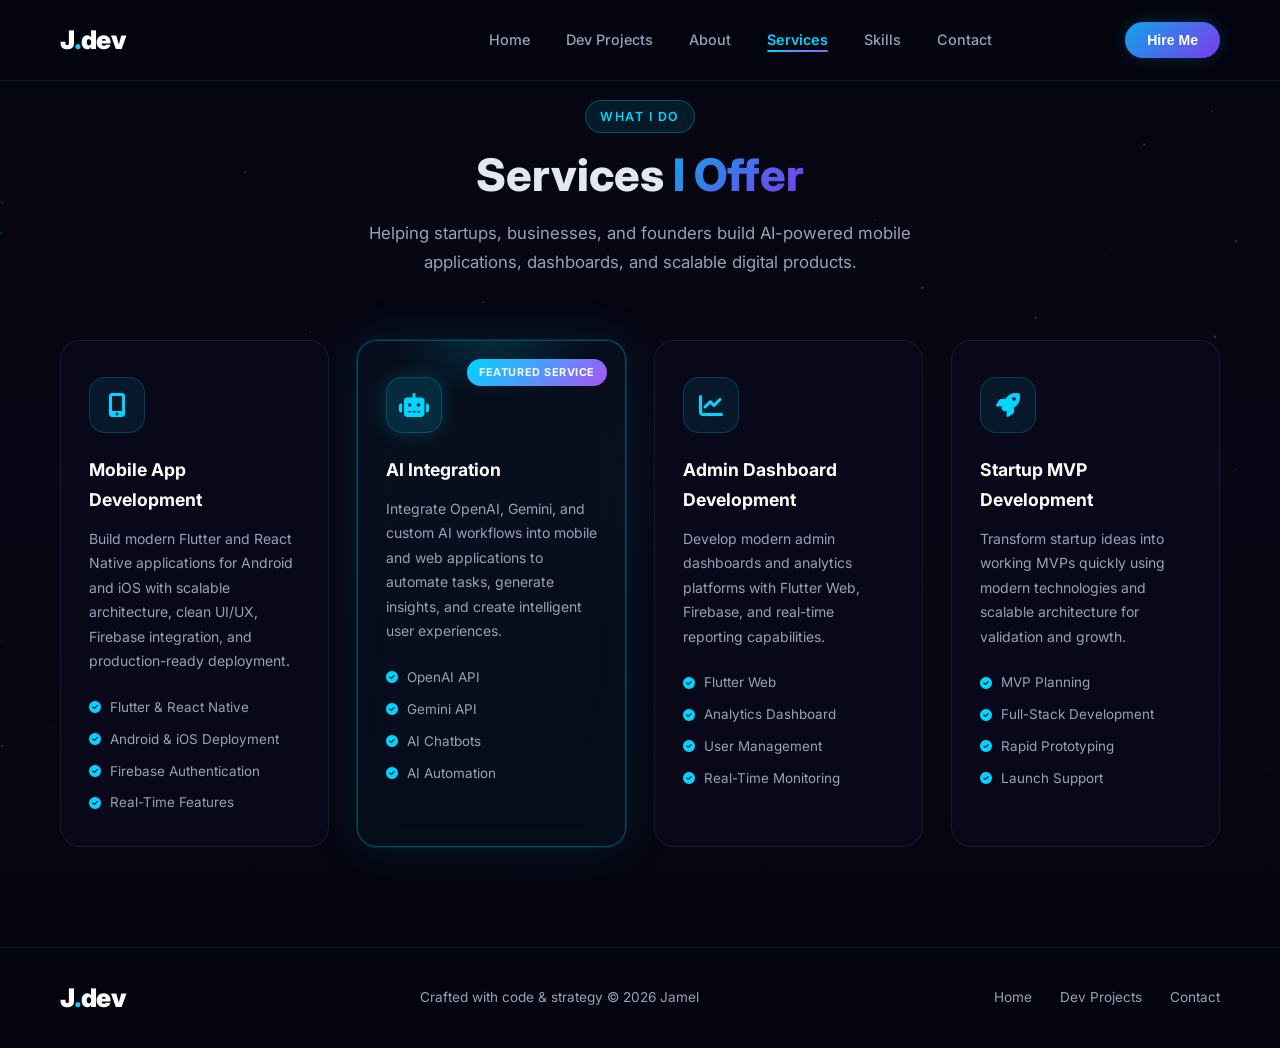
<file: services.html>
<!DOCTYPE html>
<html lang="en">
<head>
  <meta charset="UTF-8" />
  <meta name="viewport" content="width=device-width, initial-scale=1.0" />
  <title>Jamel | Flutter & React Native Developer | Services</title>
  <link rel="stylesheet" href="style.css" />
  <link href="https://fonts.googleapis.com/css2?family=Inter:wght@300;400;500;600;700;800;900&display=swap" rel="stylesheet" />
  <link rel="stylesheet" href="https://cdnjs.cloudflare.com/ajax/libs/font-awesome/6.5.0/css/all.min.css" />
</head>
<body>

  <!-- ===== NAV ===== -->
  <nav class="navbar" id="navbar">
    <div class="nav-brand">J<span class="accent">.</span>dev</div>
    <ul class="nav-links">
      <li><a href="index.html#hero">Home</a></li>
      <!-- <li><a href="content.html">Content</a></li> -->
      <li><a href="dev-projects.html">Dev Projects</a></li>
      <li><a href="about.html">About</a></li>
      <li><a href="services.html" class="active">Services</a></li>
      <li><a href="skills.html">Skills</a></li>
      <li><a href="contact.html">Contact</a></li>
    </ul>
    <button class="nav-cta" onclick="window.location.href='contact.html';">Hire Me</button>
    <button class="hamburger" id="hamburger" aria-label="Menu">
      <span></span><span></span><span></span>
    </button>
  </nav>

  <!-- Services Section -->
  <section class="services svc-premium" id="services">
    <canvas class="svc-particles" id="svcParticles"></canvas>
    <div class="section-header">
      <span class="section-tag">What I Do</span>
      <h2>Services <span class="gradient-text">I Offer</span></h2>
      <p class="svc-subtitle">Helping startups, businesses, and founders build AI-powered mobile applications, dashboards, and scalable digital products.</p>
    </div>

    <div class="svc-grid">

      <!-- Card 1 -->
      <div class="svc-card" data-tilt>
        <div class="svc-card-glow"></div>
        <div class="svc-icon-wrap">
          <i class="fas fa-mobile-screen-button"></i>
        </div>
        <h3>Mobile App Development</h3>
        <p>Build modern Flutter and React Native applications for Android and iOS with scalable architecture, clean UI/UX, Firebase integration, and production-ready deployment.</p>
        <ul class="svc-features">
          <li><i class="fas fa-check-circle"></i> Flutter &amp; React Native</li>
          <li><i class="fas fa-check-circle"></i> Android &amp; iOS Deployment</li>
          <li><i class="fas fa-check-circle"></i> Firebase Authentication</li>
          <li><i class="fas fa-check-circle"></i> Real-Time Features</li>
        </ul>
      </div>

      <!-- Card 2 - Featured -->
      <div class="svc-card svc-featured" data-tilt>
        <div class="svc-card-glow"></div>
        <div class="svc-badge">Featured Service</div>
        <div class="svc-icon-wrap">
          <i class="fas fa-robot"></i>
        </div>
        <h3>AI Integration</h3>
        <p>Integrate OpenAI, Gemini, and custom AI workflows into mobile and web applications to automate tasks, generate insights, and create intelligent user experiences.</p>
        <ul class="svc-features">
          <li><i class="fas fa-check-circle"></i> OpenAI API</li>
          <li><i class="fas fa-check-circle"></i> Gemini API</li>
          <li><i class="fas fa-check-circle"></i> AI Chatbots</li>
          <li><i class="fas fa-check-circle"></i> AI Automation</li>
        </ul>
      </div>

      <!-- Card 3 -->
      <div class="svc-card" data-tilt>
        <div class="svc-card-glow"></div>
        <div class="svc-icon-wrap">
          <i class="fas fa-chart-line"></i>
        </div>
        <h3>Admin Dashboard Development</h3>
        <p>Develop modern admin dashboards and analytics platforms with Flutter Web, Firebase, and real-time reporting capabilities.</p>
        <ul class="svc-features">
          <li><i class="fas fa-check-circle"></i> Flutter Web</li>
          <li><i class="fas fa-check-circle"></i> Analytics Dashboard</li>
          <li><i class="fas fa-check-circle"></i> User Management</li>
          <li><i class="fas fa-check-circle"></i> Real-Time Monitoring</li>
        </ul>
      </div>

      <!-- Card 4 -->
      <div class="svc-card" data-tilt>
        <div class="svc-card-glow"></div>
        <div class="svc-icon-wrap">
          <i class="fas fa-rocket"></i>
        </div>
        <h3>Startup MVP Development</h3>
        <p>Transform startup ideas into working MVPs quickly using modern technologies and scalable architecture for validation and growth.</p>
        <ul class="svc-features">
          <li><i class="fas fa-check-circle"></i> MVP Planning</li>
          <li><i class="fas fa-check-circle"></i> Full-Stack Development</li>
          <li><i class="fas fa-check-circle"></i> Rapid Prototyping</li>
          <li><i class="fas fa-check-circle"></i> Launch Support</li>
        </ul>
      </div>

    </div>
  </section>

  <!-- ===== FOOTER ===== -->
  <footer class="footer">
    <div class="footer-inner">
      <span class="nav-brand">J<span class="accent">.</span>dev</span>
      <p>Crafted with code &amp; strategy &copy; <span id="year"></span> Jamel</p>
      <div class="footer-links">
        <a href="index.html#hero">Home</a>
        <!-- <a href="content.html">Content</a> -->
        <a href="dev-projects.html">Dev Projects</a>
        <a href="contact.html">Contact</a>
      </div>
    </div>
  </footer>

  <script src="script.js"></script>
</body>
</html>
</file>
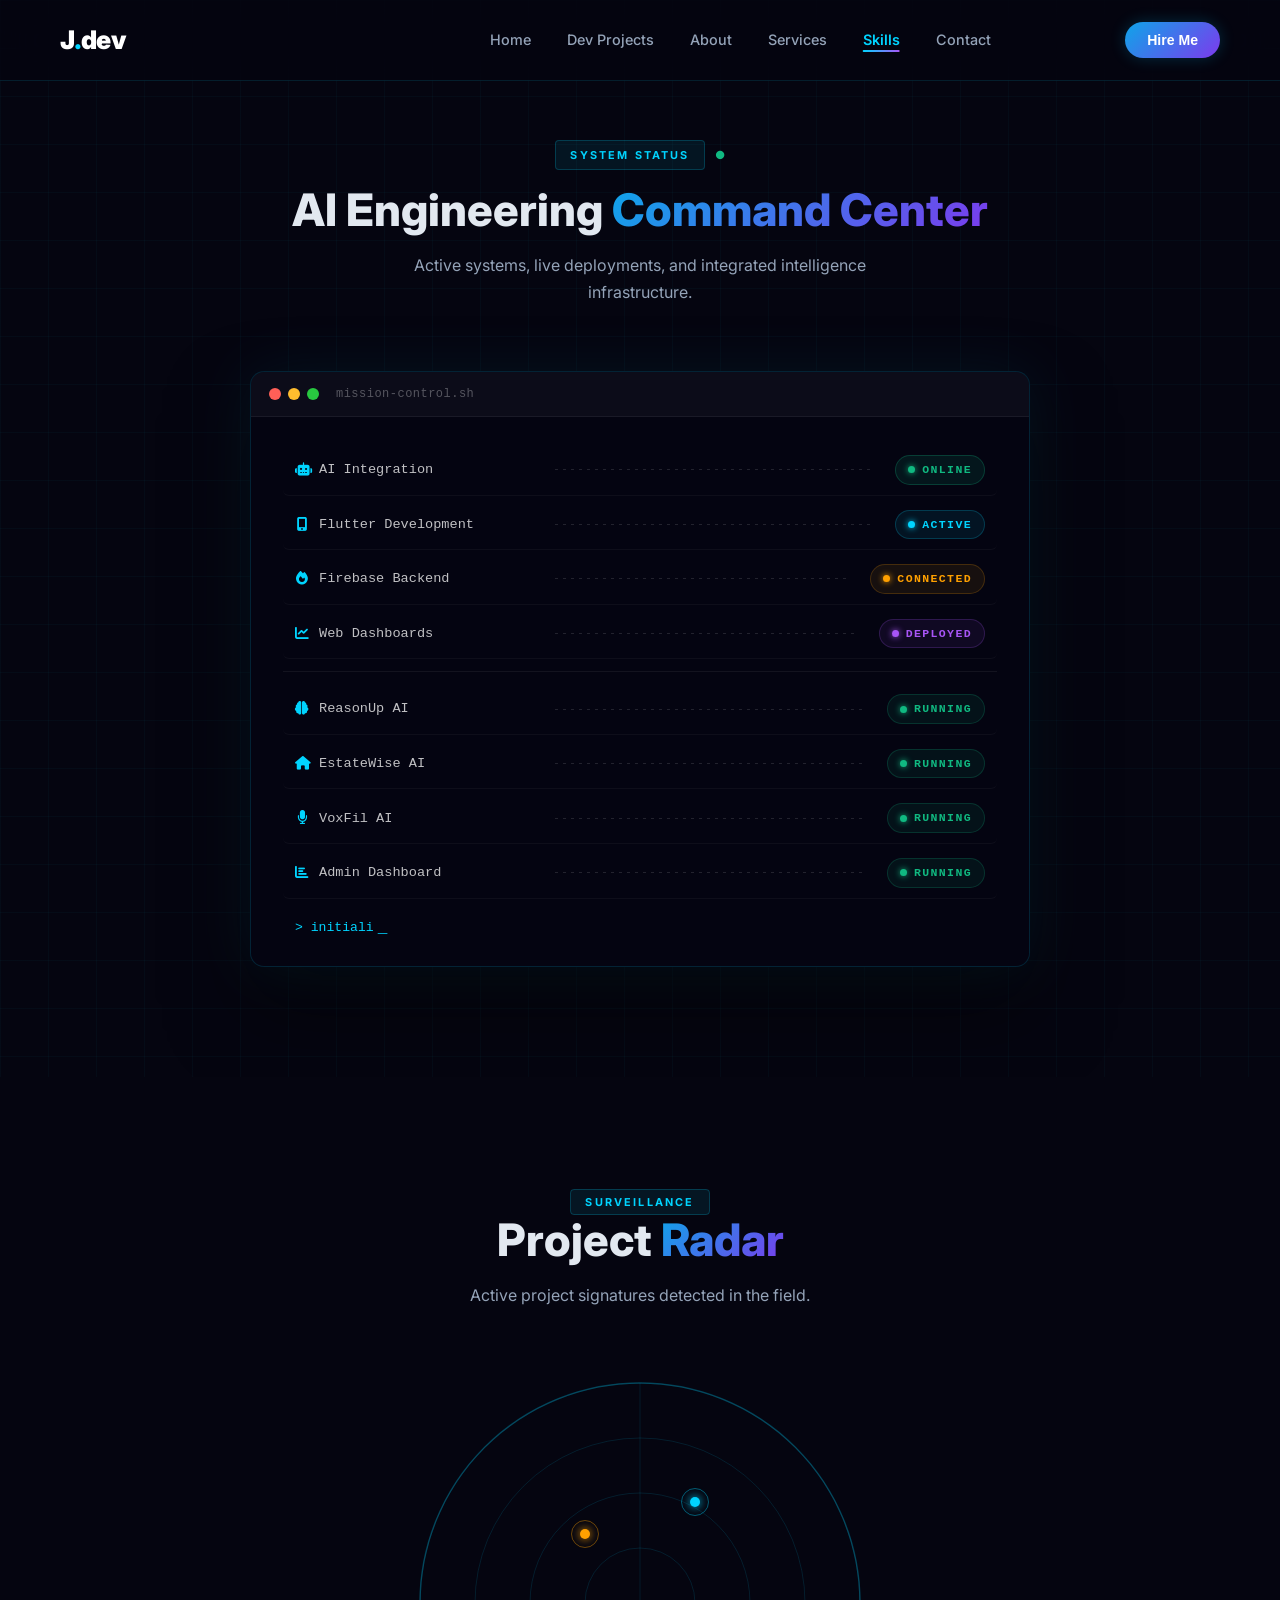
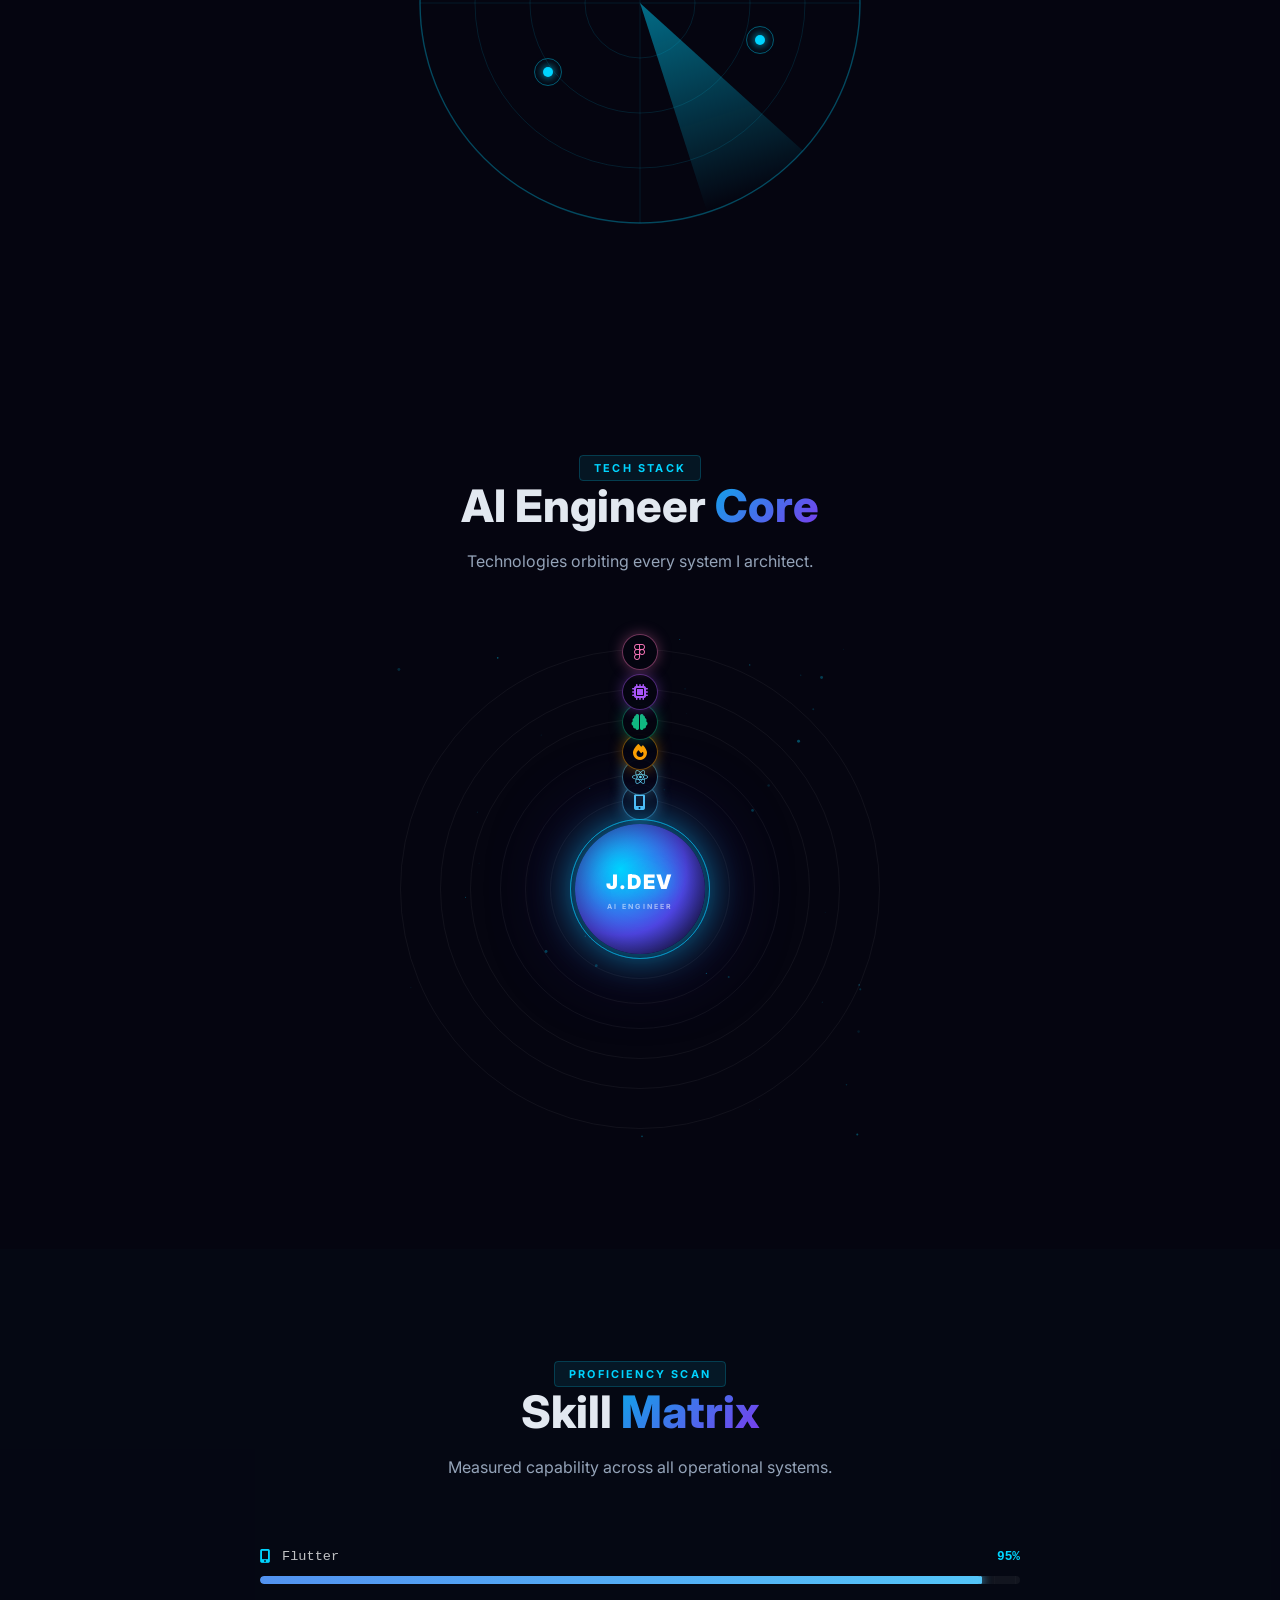
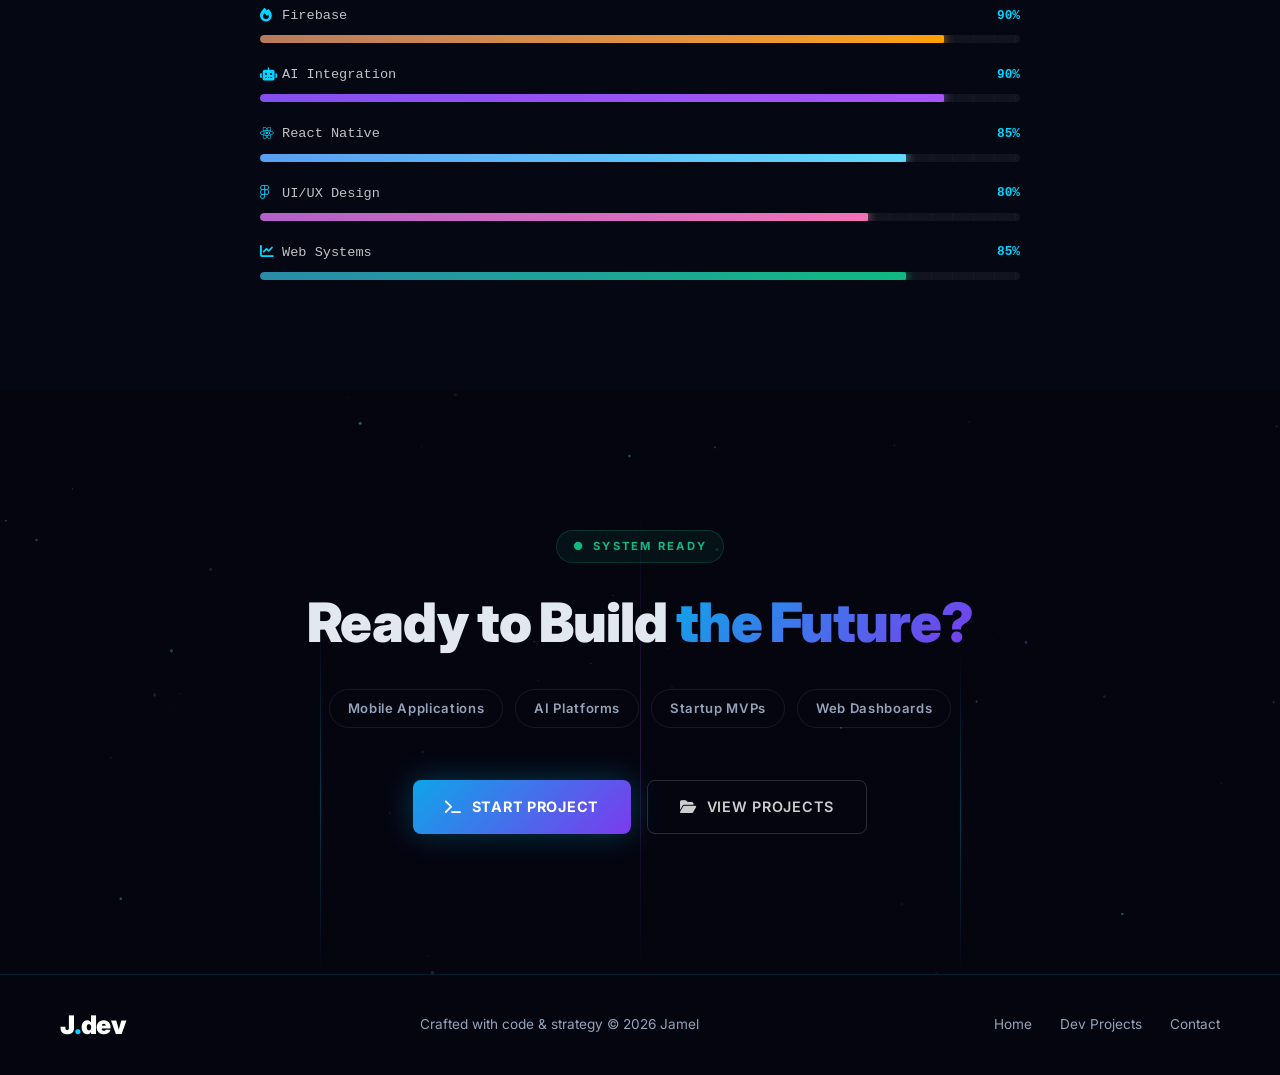
<file: skills.html>
<!DOCTYPE html>
<html lang="en">
<head>
  <meta charset="UTF-8" />
  <meta name="viewport" content="width=device-width, initial-scale=1.0" />
  <title>Jamel | Flutter & React Native Developer | Skills</title>
  <link rel="stylesheet" href="style.css" />
  <link href="https://fonts.googleapis.com/css2?family=Inter:wght@300;400;500;600;700;800;900&display=swap" rel="stylesheet" />
  <link rel="stylesheet" href="https://cdnjs.cloudflare.com/ajax/libs/font-awesome/6.5.0/css/all.min.css" />
</head>
<body>

  <!-- ===== NAV ===== -->
  <nav class="navbar" id="navbar">
    <div class="nav-brand">J<span class="accent">.</span>dev</div>
    <ul class="nav-links">
      <li><a href="index.html#hero">Home</a></li>
      <!-- <li><a href="content.html">Content</a></li> -->
      <li><a href="dev-projects.html">Dev Projects</a></li>
      <li><a href="about.html">About</a></li>
      <li><a href="services.html">Services</a></li>
      <li><a href="skills.html" class="active">Skills</a></li>
      <li><a href="contact.html">Contact</a></li>
    </ul>
    <button class="nav-cta" onclick="window.location.href='contact.html';">Hire Me</button>
    <button class="hamburger" id="hamburger" aria-label="Menu">
      <span></span><span></span><span></span>
    </button>
  </nav>

  <!-- ===== SECTION 1: COMMAND CENTER ===== -->
  <section class="mc-section mc-command" id="skills">
    <div class="mc-bg-grid"></div>
    <div class="mc-inner">
      <div class="mc-header sk-reveal">
        <div class="mc-label-row"><span class="mc-tag">SYSTEM STATUS</span><span class="mc-blink">●</span></div>
        <h2 class="mc-title">AI Engineering <span class="gradient-text">Command Center</span></h2>
        <p class="mc-desc">Active systems, live deployments, and integrated intelligence infrastructure.</p>
      </div>
      <div class="mc-terminal sk-reveal">
        <div class="mc-terminal-bar">
          <span class="mc-dot" style="background:#ff5f57"></span>
          <span class="mc-dot" style="background:#febc2e"></span>
          <span class="mc-dot" style="background:#28c840"></span>
          <span class="mc-terminal-title">mission-control.sh</span>
        </div>
        <div class="mc-terminal-body">
          <div class="mc-row sk-reveal" data-delay="100">
            <span class="mc-row-label"><i class="fas fa-robot"></i> AI Integration</span>
            <span class="mc-dots"></span>
            <span class="mc-status mc-online"><span class="mc-pulse"></span>ONLINE</span>
          </div>
          <div class="mc-row sk-reveal" data-delay="200">
            <span class="mc-row-label"><i class="fas fa-mobile-screen-button"></i> Flutter Development</span>
            <span class="mc-dots"></span>
            <span class="mc-status mc-active"><span class="mc-pulse" style="--pc:#00d4ff"></span>ACTIVE</span>
          </div>
          <div class="mc-row sk-reveal" data-delay="300">
            <span class="mc-row-label"><i class="fas fa-fire"></i> Firebase Backend</span>
            <span class="mc-dots"></span>
            <span class="mc-status mc-connected"><span class="mc-pulse" style="--pc:#ffa000"></span>CONNECTED</span>
          </div>
          <div class="mc-row sk-reveal" data-delay="400">
            <span class="mc-row-label"><i class="fas fa-chart-line"></i> Web Dashboards</span>
            <span class="mc-dots"></span>
            <span class="mc-status mc-deployed"><span class="mc-pulse" style="--pc:#a855f7"></span>DEPLOYED</span>
          </div>
          <div class="mc-divider"></div>
          <div class="mc-row sk-reveal" data-delay="500">
            <span class="mc-row-label"><i class="fas fa-brain"></i> ReasonUp AI</span>
            <span class="mc-dots"></span>
            <span class="mc-status mc-running"><span class="mc-pulse" style="--pc:#10b981"></span>RUNNING</span>
          </div>
          <div class="mc-row sk-reveal" data-delay="600">
            <span class="mc-row-label"><i class="fas fa-home"></i> EstateWise AI</span>
            <span class="mc-dots"></span>
            <span class="mc-status mc-running"><span class="mc-pulse" style="--pc:#10b981"></span>RUNNING</span>
          </div>
          <div class="mc-row sk-reveal" data-delay="700">
            <span class="mc-row-label"><i class="fas fa-microphone"></i> VoxFil AI</span>
            <span class="mc-dots"></span>
            <span class="mc-status mc-running"><span class="mc-pulse" style="--pc:#10b981"></span>RUNNING</span>
          </div>
          <div class="mc-row sk-reveal" data-delay="800">
            <span class="mc-row-label"><i class="fas fa-chart-bar"></i> Admin Dashboard</span>
            <span class="mc-dots"></span>
            <span class="mc-status mc-running"><span class="mc-pulse" style="--pc:#10b981"></span>RUNNING</span>
          </div>
          <div class="mc-cursor-line"><span class="mc-typewriter" id="mcTypewriter"></span><span class="mc-cursor">_</span></div>
        </div>
      </div>
    </div>
  </section>

  <!-- ===== SECTION 2: PROJECT RADAR ===== -->
  <section class="mc-section mc-radar-section">
    <div class="mc-inner">
      <div class="mc-header sk-reveal">
        <span class="mc-tag">SURVEILLANCE</span>
        <h2 class="mc-title">Project <span class="gradient-text">Radar</span></h2>
        <p class="mc-desc">Active project signatures detected in the field.</p>
      </div>
      <div class="mc-radar-wrap sk-reveal">
        <div class="mc-radar" id="mcRadar">
          <canvas id="mcRadarCanvas"></canvas>
          <div class="mc-radar-target" style="--tx:62%;--ty:28%" data-name="ReasonUp AI" data-status="Live Evaluation">
            <div class="mc-target-dot"></div>
            <div class="mc-target-ring"></div>
            <div class="mc-target-label"><strong>ReasonUp AI</strong><span>Live Evaluation</span></div>
          </div>
          <div class="mc-radar-target" style="--tx:76%;--ty:58%" data-name="EstateWise AI" data-status="Property Intelligence">
            <div class="mc-target-dot"></div>
            <div class="mc-target-ring"></div>
            <div class="mc-target-label"><strong>EstateWise AI</strong><span>Property Intelligence</span></div>
          </div>
          <div class="mc-radar-target" style="--tx:30%;--ty:65%" data-name="VoxFil AI" data-status="Voice Generation">
            <div class="mc-target-dot"></div>
            <div class="mc-target-ring"></div>
            <div class="mc-target-label"><strong>VoxFil AI</strong><span>Voice Generation</span></div>
          </div>
          <div class="mc-radar-target" style="--tx:38%;--ty:35%" data-name="Admin Dashboard" data-status="Monitoring">
            <div class="mc-target-dot" style="--tc:#ffa000"></div>
            <div class="mc-target-ring" style="--tc:#ffa000"></div>
            <div class="mc-target-label"><strong>Admin Dashboard</strong><span>Monitoring</span></div>
          </div>
        </div>
      </div>
    </div>
  </section>

  <!-- ===== SECTION 3: AI ENGINEER CORE ===== -->
  <section class="mc-section mc-core-section">
    <div class="mc-inner">
      <div class="mc-header sk-reveal">
        <span class="mc-tag">TECH STACK</span>
        <h2 class="mc-title">AI Engineer <span class="gradient-text">Core</span></h2>
        <p class="mc-desc">Technologies orbiting every system I architect.</p>
      </div>
      <div class="mc-core-wrap sk-reveal" id="mcCoreWrap">
        <canvas class="mc-core-particles" id="mcCoreParticles"></canvas>
        <div class="mc-core-system" id="mcCoreSystem">
          <div class="mc-core-orb">
            <div class="mc-orb-inner">
              <span class="mc-orb-name">J.DEV</span>
              <span class="mc-orb-sub">AI ENGINEER</span>
            </div>
          </div>
          <div class="mc-orbit mc-orbit-1"><div class="mc-onode" style="--nc:#54c5f8;--ns:10s"><i class="fas fa-mobile-alt"></i><span>Flutter</span></div></div>
          <div class="mc-orbit mc-orbit-2"><div class="mc-onode" style="--nc:#61dafb;--ns:15s"><i class="fab fa-react"></i><span>React Native</span></div></div>
          <div class="mc-orbit mc-orbit-3"><div class="mc-onode" style="--nc:#ffa000;--ns:20s"><i class="fas fa-fire"></i><span>Firebase</span></div></div>
          <div class="mc-orbit mc-orbit-4"><div class="mc-onode" style="--nc:#10b981;--ns:25s"><i class="fas fa-brain"></i><span>OpenAI</span></div></div>
          <div class="mc-orbit mc-orbit-5"><div class="mc-onode" style="--nc:#a855f7;--ns:32s"><i class="fas fa-microchip"></i><span>Gemini</span></div></div>
          <div class="mc-orbit mc-orbit-6"><div class="mc-onode" style="--nc:#f472b6;--ns:40s"><i class="fab fa-figma"></i><span>Figma</span></div></div>
          <div class="mc-orb-pulse mc-orb-pulse-1"></div>
          <div class="mc-orb-pulse mc-orb-pulse-2"></div>
          <div class="mc-orb-pulse mc-orb-pulse-3"></div>
        </div>
      </div>
    </div>
  </section>

  <!-- ===== SECTION 4: SKILL MATRIX ===== -->
  <section class="mc-section mc-matrix-section">
    <div class="mc-inner">
      <div class="mc-header sk-reveal">
        <span class="mc-tag">PROFICIENCY SCAN</span>
        <h2 class="mc-title">Skill <span class="gradient-text">Matrix</span></h2>
        <p class="mc-desc">Measured capability across all operational systems.</p>
      </div>
      <div class="mc-matrix-wrap sk-reveal">
        <div class="mc-bar-item" data-pct="95">
          <div class="mc-bar-label"><span><i class="fas fa-mobile-alt"></i> Flutter</span><span class="mc-bar-pct">95%</span></div>
          <div class="mc-bar-track"><div class="mc-bar-fill" style="--color:#54c5f8"></div></div>
        </div>
        <div class="mc-bar-item" data-pct="90">
          <div class="mc-bar-label"><span><i class="fas fa-fire"></i> Firebase</span><span class="mc-bar-pct">90%</span></div>
          <div class="mc-bar-track"><div class="mc-bar-fill" style="--color:#ffa000"></div></div>
        </div>
        <div class="mc-bar-item" data-pct="90">
          <div class="mc-bar-label"><span><i class="fas fa-robot"></i> AI Integration</span><span class="mc-bar-pct">90%</span></div>
          <div class="mc-bar-track"><div class="mc-bar-fill" style="--color:#a855f7"></div></div>
        </div>
        <div class="mc-bar-item" data-pct="85">
          <div class="mc-bar-label"><span><i class="fab fa-react"></i> React Native</span><span class="mc-bar-pct">85%</span></div>
          <div class="mc-bar-track"><div class="mc-bar-fill" style="--color:#61dafb"></div></div>
        </div>
        <div class="mc-bar-item" data-pct="80">
          <div class="mc-bar-label"><span><i class="fab fa-figma"></i> UI/UX Design</span><span class="mc-bar-pct">80%</span></div>
          <div class="mc-bar-track"><div class="mc-bar-fill" style="--color:#f472b6"></div></div>
        </div>
        <div class="mc-bar-item" data-pct="85">
          <div class="mc-bar-label"><span><i class="fas fa-chart-line"></i> Web Systems</span><span class="mc-bar-pct">85%</span></div>
          <div class="mc-bar-track"><div class="mc-bar-fill" style="--color:#10b981"></div></div>
        </div>
      </div>
    </div>
  </section>

  <!-- ===== SECTION 5: FUTURE CTA ===== -->
  <section class="mc-section mc-future">
    <canvas class="mc-future-canvas" id="mcFutureCanvas"></canvas>
    <div class="mc-future-beams">
      <div class="mc-beam mc-beam-1"></div>
      <div class="mc-beam mc-beam-2"></div>
      <div class="mc-beam mc-beam-3"></div>
    </div>
    <div class="mc-future-inner sk-reveal">
      <div class="mc-future-tag"><span class="mc-blink">●</span> SYSTEM READY</div>
      <h2 class="mc-future-title">Ready to Build <span class="gradient-text">the Future?</span></h2>
      <div class="mc-future-services">
        <span>Mobile Applications</span>
        <span>AI Platforms</span>
        <span>Startup MVPs</span>
        <span>Web Dashboards</span>
      </div>
      <div class="mc-future-btns">
        <a href="contact.html" class="mc-btn-primary"><i class="fas fa-terminal"></i> START PROJECT</a>
        <a href="dev-projects.html" class="mc-btn-outline"><i class="fas fa-folder-open"></i> VIEW PROJECTS</a>
      </div>
    </div>
  </section>

  <!-- ===== FOOTER ===== -->
  <footer class="footer">
    <div class="footer-inner">
      <span class="nav-brand">J<span class="accent">.</span>dev</span>
      <p>Crafted with code &amp; strategy &copy; <span id="year"></span> Jamel</p>
      <div class="footer-links">
        <a href="index.html#hero">Home</a>
        <!-- <a href="content.html">Content</a> -->
        <a href="dev-projects.html">Dev Projects</a>
        <a href="contact.html">Contact</a>
      </div>
    </div>
  </footer>

  <script src="script.js"></script>
</body>
</html>
</file>
<file: style.css>
/* ================================================
   ROOT & RESET
================================================ */
*, *::before, *::after { box-sizing: border-box; margin: 0; padding: 0; }

:root {
  --bg:         #050510;
  --bg-card:    rgba(13, 13, 40, 0.85);
  --bg-card2:   rgba(10, 10, 30, 0.9);
  --border:     rgba(0, 212, 255, 0.12);
  --border-glow:rgba(0, 212, 255, 0.35);
  --cyan:       #00d4ff;
  --purple:     #a855f7;
  --blue:       #3b82f6;
  --green:      #10b981;
  --yellow:     #f59e0b;
  --pink:       #ec4899;
  --text:       #e2e8f0;
  --text-muted: #94a3b8;
  --gradient:   linear-gradient(135deg, #0ea5e9, #7c3aed);
  --shadow-glow:0 0 30px rgba(0,212,255,0.15);
  --radius:     16px;
  --radius-sm:  10px;
  --transition: 0.35s cubic-bezier(0.4,0,0.2,1);
}

html { scroll-behavior: smooth; }

body {
  background: var(--bg);
  color: var(--text);
  font-family: 'Inter', system-ui, sans-serif;
  font-size: 16px;
  line-height: 1.7;
  overflow-x: hidden;
}

img { max-width: 100%; display: block; }
a  { text-decoration: none; color: inherit; }
ul { list-style: none; }

/* ================================================
   SCROLLBAR
================================================ */
::-webkit-scrollbar { width: 6px; }
::-webkit-scrollbar-track { background: var(--bg); }
::-webkit-scrollbar-thumb { background: var(--cyan); border-radius: 3px; }

/* ================================================
   REUSABLE
================================================ */
.gradient-text {
  background: var(--gradient);
  -webkit-background-clip: text;
  -webkit-text-fill-color: transparent;
  background-clip: text;
}

.accent { color: var(--cyan); }

.section-tag {
  display: inline-block;
  background: rgba(0,212,255,0.1);
  border: 1px solid rgba(0,212,255,0.3);
  color: var(--cyan);
  font-size: 0.78rem;
  font-weight: 600;
  letter-spacing: 0.12em;
  text-transform: uppercase;
  padding: 5px 14px;
  border-radius: 50px;
  margin-bottom: 16px;
}

.section-header {
  text-align: center;
  max-width: 680px;
  margin: 0 auto 64px;
}

.section-header h2 {
  font-size: clamp(2rem, 4vw, 2.8rem);
  font-weight: 800;
  line-height: 1.2;
  margin-bottom: 16px;
}

.section-header p {
  color: var(--text-muted);
  font-size: 1.05rem;
}

.btn {
  display: inline-flex;
  align-items: center;
  gap: 8px;
  padding: 14px 28px;
  border-radius: 50px;
  font-size: 0.95rem;
  font-weight: 600;
  cursor: pointer;
  border: none;
  transition: var(--transition);
  white-space: nowrap;
}

.btn-primary {
  background: var(--gradient);
  color: #fff;
  box-shadow: 0 0 20px rgba(0,212,255,0.25);
}

.btn-primary:hover {
  transform: translateY(-2px);
  box-shadow: 0 0 40px rgba(0,212,255,0.45), 0 8px 24px rgba(0,0,0,0.4);
}

.btn-secondary {
  background: rgba(0,212,255,0.08);
  color: var(--cyan);
  border: 1px solid rgba(0,212,255,0.3);
}

.btn-secondary:hover {
  background: rgba(0,212,255,0.18);
  border-color: var(--cyan);
  transform: translateY(-2px);
}

.btn-full { width: 100%; justify-content: center; }

/* ================================================
   NAVBAR
================================================ */
.navbar {
  position: fixed;
  top: 0; left: 0; right: 0;
  z-index: 1000;
  display: flex;
  align-items: center;
  justify-content: space-between;
  padding: 18px 60px;
  background: rgba(5,5,16,0.7);
  backdrop-filter: blur(20px);
  -webkit-backdrop-filter: blur(20px);
  border-bottom: 1px solid var(--border);
  transition: var(--transition);
}

.navbar.scrolled {
  padding: 14px 60px;
  background: rgba(5,5,16,0.95);
}

.nav-brand {
  font-size: 1.6rem;
  font-weight: 900;
  letter-spacing: -0.02em;
  color: #fff;
}

.nav-links {
  display: flex;
  gap: 36px;
  position: absolute;
  left: 50%;
  transform: translateX(-30%);
}

.nav-links a {
  color: var(--text-muted);
  font-size: 0.9rem;
  font-weight: 500;
  transition: color 0.2s;
  position: relative;
}

.nav-links a::after {
  content: '';
  position: absolute;
  bottom: -4px; left: 0;
  width: 0; height: 2px;
  background: var(--gradient);
  border-radius: 2px;
  transition: width 0.3s;
}

.nav-links a:hover { color: var(--cyan); }
.nav-links a:hover::after { width: 100%; }

.nav-links a.active {
  color: var(--cyan);
  font-weight: 600;
}

.nav-links a.active::after {
  width: 100%;
  background: linear-gradient(90deg, var(--cyan), var(--purple));
  height: 2px;
}

.nav-cta {
  padding: 10px 22px;
  background: var(--gradient);
  border: none;
  border-radius: 50px;
  color: #fff;
  font-weight: 600;
  font-size: 0.88rem;
  cursor: pointer;
  transition: var(--transition);
  box-shadow: 0 0 16px rgba(0,212,255,0.2);
}

.nav-cta:hover {
  box-shadow: 0 0 32px rgba(0,212,255,0.5);
  transform: translateY(-1px);
}

.hamburger {
  display: none;
  flex-direction: column;
  gap: 5px;
  background: none;
  border: none;
  cursor: pointer;
  padding: 4px;
}

body.nav-open {
  overflow: hidden;
}

.hamburger span {
  display: block;
  width: 24px; height: 2px;
  background: var(--text);
  border-radius: 2px;
  transition: var(--transition);
}

/* ================================================
   HERO
================================================ */
.hero {
  min-height: 100vh;
  display: grid;
  grid-template-columns: 1fr 1fr;
  align-items: center;
  gap: 60px;
  padding: 140px 60px 80px;
  position: relative;
  overflow: hidden;
}

.hero-bg-grid {
  position: absolute;
  inset: 0;
  background-image:
    linear-gradient(rgba(0,212,255,0.04) 1px, transparent 1px),
    linear-gradient(90deg, rgba(0,212,255,0.04) 1px, transparent 1px);
  background-size: 50px 50px;
  pointer-events: none;
}

.hero-glow {
  position: absolute;
  border-radius: 50%;
  filter: blur(100px);
  pointer-events: none;
}

.hero-glow-1 {
  width: 600px; height: 600px;
  background: radial-gradient(circle, rgba(0,212,255,0.12), transparent 70%);
  top: -100px; left: -100px;
}

.hero-glow-2 {
  width: 500px; height: 500px;
  background: radial-gradient(circle, rgba(168,85,247,0.1), transparent 70%);
  bottom: -100px; right: 200px;
}

.hero-badge {
  display: inline-flex;
  align-items: center;
  gap: 8px;
  background: rgba(0,212,255,0.08);
  border: 1px solid rgba(0,212,255,0.25);
  color: var(--cyan);
  font-size: 0.82rem;
  font-weight: 600;
  padding: 7px 16px;
  border-radius: 50px;
  margin-bottom: 24px;
  animation: fadeInUp 0.6s ease both;
}

.badge-dot {
  width: 8px; height: 8px;
  background: var(--green);
  border-radius: 50%;
  box-shadow: 0 0 8px var(--green);
  animation: pulse 2s infinite;
}

@keyframes pulse {
  0%, 100% { opacity: 1; transform: scale(1); }
  50%       { opacity: 0.6; transform: scale(1.3); }
}

.hero-title {
  font-size: clamp(2.2rem, 4.5vw, 3.4rem);
  font-weight: 900;
  line-height: 1.15;
  margin-bottom: 20px;
  animation: fadeInUp 0.6s 0.1s ease both;
}

.hero-sub {
  color: var(--text-muted);
  font-size: 1.05rem;
  max-width: 520px;
  margin-bottom: 36px;
  animation: fadeInUp 0.6s 0.2s ease both;
}

.hero-tech-stack {
  display: flex;
  flex-wrap: wrap;
  gap: 12px;
  margin: 20px 0 28px;
  animation: fadeInUp 0.6s 0.25s ease both;
}

.hero-tech-stack span {
  padding: 8px 16px;
  border: 1px solid rgba(0,212,255,0.25);
  background: rgba(0,212,255,0.05);
  border-radius: 999px;
  color: #00d4ff;
  font-size: 0.82rem;
  font-weight: 600;
  letter-spacing: 0.02em;
}

.hero-actions {
  display: flex;
  gap: 16px;
  flex-wrap: wrap;
  margin-bottom: 40px;
  animation: fadeInUp 0.6s 0.3s ease both;
}

.featured-projects {
  display: flex;
  flex-wrap: wrap;
  gap: 12px;
  margin-top: 32px;
  animation: fadeInUp 0.6s 0.5s ease both;
}

.project-pill {
  padding: 10px 18px;
  border-radius: 14px;
  background: rgba(255,255,255,0.04);
  border: 1px solid rgba(255,255,255,0.08);
  backdrop-filter: blur(10px);
  font-weight: 600;
  font-size: 0.88rem;
  color: var(--text);
  transition: border-color 0.2s, background 0.2s;
}

.project-pill:hover {
  background: rgba(0,212,255,0.07);
  border-color: rgba(0,212,255,0.25);
}

.hero-stats {
  display: flex;
  align-items: center;
  gap: 32px;
  animation: fadeInUp 0.6s 0.4s ease both;
}

.stat { text-align: center; }
.stat-num {
  display: block;
  font-size: 1.8rem;
  font-weight: 800;
  background: var(--gradient);
  -webkit-background-clip: text;
  -webkit-text-fill-color: transparent;
  background-clip: text;
  line-height: 1;
  margin-bottom: 4px;
}
.stat-label { font-size: 0.78rem; color: var(--text-muted); text-transform: uppercase; letter-spacing: 0.08em; }
.stat-divider { width: 1px; height: 40px; background: var(--border); }

/* Hero Visual */
.hero-visual {
  display: flex;
  justify-content: center;
  align-items: center;
  animation: fadeInRight 0.8s 0.3s ease both;
}

/* ================================================
   AI CORE ORBITAL SYSTEM
================================================ */
.hero-ai-core {
  position: relative;
  width: 420px;
  height: 420px;
  display: flex;
  align-items: center;
  justify-content: center;
  will-change: transform;
  transition: transform 0.1s ease-out;
}

.ai-particles-canvas {
  position: absolute;
  inset: 0;
  width: 100%;
  height: 100%;
  pointer-events: none;
  z-index: 0;
}

/* ORB */
.ai-orb {
  position: relative;
  z-index: 10;
  width: 140px;
  height: 140px;
  border-radius: 50%;
  background: radial-gradient(circle at 35% 35%, #00d4ff, #4f46e5 55%, #0f172a);
  box-shadow:
    0 0 30px rgba(0,212,255,0.6),
    0 0 70px rgba(79,70,229,0.4),
    0 0 120px rgba(0,212,255,0.2);
  animation: orbPulse 4s ease-in-out infinite;
  display: flex;
  align-items: center;
  justify-content: center;
  flex-shrink: 0;
}

.ai-orb-inner {
  display: flex;
  flex-direction: column;
  align-items: center;
  gap: 2px;
}

.ai-orb-label {
  font-size: 1.6rem;
  font-weight: 900;
  color: #fff;
  letter-spacing: 0.08em;
  line-height: 1;
  text-shadow: 0 0 20px rgba(0,212,255,0.8);
}

.ai-orb-sub {
  font-size: 0.55rem;
  font-weight: 700;
  color: rgba(255,255,255,0.6);
  letter-spacing: 0.25em;
  text-transform: uppercase;
}

.ai-orb-ring {
  position: absolute;
  inset: -8px;
  border-radius: 50%;
  border: 1px solid rgba(0,212,255,0.3);
  animation: orbRingSpin 8s linear infinite;
}

.ai-orb-ring::before {
  content: '';
  position: absolute;
  top: -3px; left: 50%;
  transform: translateX(-50%);
  width: 6px; height: 6px;
  border-radius: 50%;
  background: #00d4ff;
  box-shadow: 0 0 10px #00d4ff;
}

/* ORBIT RINGS */
.orbit-ring {
  position: absolute;
  border-radius: 50%;
  border: 1px solid rgba(255,255,255,0.06);
  top: 50%; left: 50%;
  transform-origin: center center;
}

.orbit-ring-1 { width: 200px; height: 200px; margin: -100px 0 0 -100px; animation: orbitCW 12s linear infinite; }
.orbit-ring-2 { width: 260px; height: 260px; margin: -130px 0 0 -130px; animation: orbitCW 18s linear infinite; }
.orbit-ring-3 { width: 320px; height: 320px; margin: -160px 0 0 -160px; animation: orbitCW 24s linear infinite; }
.orbit-ring-4 { width: 370px; height: 370px; margin: -185px 0 0 -185px; animation: orbitCW 30s linear infinite; }
.orbit-ring-5 { width: 415px; height: 415px; margin: -207px 0 0 -207px; animation: orbitCW 38s linear infinite; }

@keyframes orbitCW {
  from { transform: rotate(0deg); }
  to   { transform: rotate(360deg); }
}

/* TECH NODES */
.tech-node {
  position: absolute;
  top: -16px; left: 50%;
  transform: translateX(-50%);
  width: 36px;
  height: 36px;
  border-radius: 50%;
  background: rgba(5,5,16,0.9);
  border: 1px solid rgba(0,212,255,0.35);
  backdrop-filter: blur(12px);
  display: flex;
  align-items: center;
  justify-content: center;
  box-shadow: 0 0 14px rgba(0,212,255,0.25);
  pointer-events: none;
}

.tech-node span { display: none; }

.tech-node i {
  font-size: 1.1rem;
}

.orbit-ring-1 .tech-node { animation: counterSpin1 12s linear infinite; }
.orbit-ring-2 .tech-node { animation: counterSpin2 18s linear infinite; }
.orbit-ring-3 .tech-node { animation: counterSpin3 24s linear infinite; }
.orbit-ring-4 .tech-node { animation: counterSpin4 30s linear infinite; }
.orbit-ring-5 .tech-node { animation: counterSpin5 38s linear infinite; }

@keyframes counterSpin1 { from { transform: translateX(-50%) rotate(0deg); } to { transform: translateX(-50%) rotate(-360deg); } }
@keyframes counterSpin2 { from { transform: translateX(-50%) rotate(0deg); } to { transform: translateX(-50%) rotate(-360deg); } }
@keyframes counterSpin3 { from { transform: translateX(-50%) rotate(0deg); } to { transform: translateX(-50%) rotate(-360deg); } }
@keyframes counterSpin4 { from { transform: translateX(-50%) rotate(0deg); } to { transform: translateX(-50%) rotate(-360deg); } }
@keyframes counterSpin5 { from { transform: translateX(-50%) rotate(0deg); } to { transform: translateX(-50%) rotate(-360deg); } }

/* Node colors */
.node-flutter i  { color: #54c5f8; }
.node-firebase i { color: #ffa000; }
.node-openai i   { color: #10b981; }
.node-gemini i   { color: #a855f7; }
.node-react i    { color: #61dafb; }

/* PULSE RINGS */
.ai-pulse-ring {
  position: absolute;
  top: 50%; left: 50%;
  transform: translate(-50%, -50%) scale(0);
  border-radius: 50%;
  border: 1px solid rgba(0,212,255,0.4);
  pointer-events: none;
}

.ai-pulse-1 { width: 160px; height: 160px; animation: pulsate 4s ease-out infinite; }
.ai-pulse-2 { width: 160px; height: 160px; animation: pulsate 4s ease-out infinite 1.3s; }
.ai-pulse-3 { width: 160px; height: 160px; animation: pulsate 4s ease-out infinite 2.6s; }

@keyframes pulsate {
  0%   { transform: translate(-50%,-50%) scale(0.8); opacity: 0.8; }
  100% { transform: translate(-50%,-50%) scale(2.8); opacity: 0; }
}

@keyframes orbPulse {
  0%, 100% { box-shadow: 0 0 30px rgba(0,212,255,0.6), 0 0 70px rgba(79,70,229,0.4), 0 0 120px rgba(0,212,255,0.2); }
  50%       { box-shadow: 0 0 50px rgba(0,212,255,0.9), 0 0 100px rgba(79,70,229,0.6), 0 0 180px rgba(0,212,255,0.3); }
}

.ai-orb {
  cursor: pointer;
}

/* floating mode — JS controls position via fixed */
.hero-visual.floating {
  position: fixed !important;
  z-index: 9000 !important;
  pointer-events: auto;
  transition: none !important;
  animation: none !important;
}

.ai-click-ripple {
  position: absolute;
  top: 50%; left: 50%;
  transform: translate(-50%, -50%) scale(0);
  width: 140px; height: 140px;
  border-radius: 50%;
  border: 2px solid rgba(0,212,255,0.8);
  animation: clickRipple 0.8s ease-out forwards;
  pointer-events: none;
  z-index: 20;
}

@keyframes clickRipple {
  0%   { transform: translate(-50%,-50%) scale(0.8); opacity: 1; }
  100% { transform: translate(-50%,-50%) scale(3);   opacity: 0; }
}

@keyframes orbRingSpin {
  from { transform: rotate(0deg); }
  to   { transform: rotate(360deg); }
}

/* ================================================
   SATELLITE
================================================ */
.satellite-orbit {
  position: absolute;
  top: 50%; left: 50%;
  width: 460px; height: 460px;
  margin: -230px 0 0 -230px;
  border-radius: 50%;
  animation: satelliteOrbit 20s linear infinite;
  pointer-events: none;
}

.satellite {
  position: absolute;
  top: -14px; left: 50%;
  transform: translateX(-50%);
  display: flex;
  align-items: center;
  gap: 4px;
  animation: satelliteCounter 20s linear infinite;
  filter: drop-shadow(0 0 6px rgba(0,212,255,0.7));
}

/* Solar panels */
.sat-panel {
  width: 22px;
  height: 10px;
  background: linear-gradient(135deg, #1a3a6b, #2563eb);
  border: 1px solid rgba(96,165,250,0.6);
  border-radius: 2px;
  position: relative;
}

.sat-panel::after {
  content: '';
  position: absolute;
  inset: 1px;
  background: repeating-linear-gradient(
    90deg,
    transparent,
    transparent 5px,
    rgba(96,165,250,0.25) 5px,
    rgba(96,165,250,0.25) 6px
  );
}

/* Body */
.sat-body {
  width: 14px;
  height: 14px;
  background: linear-gradient(135deg, #d97706, #fbbf24);
  border: 1px solid rgba(251,191,36,0.8);
  border-radius: 3px;
  position: relative;
  box-shadow: 0 0 8px rgba(251,191,36,0.5);
  display: flex;
  align-items: flex-start;
  justify-content: center;
}

/* Antenna */
.sat-antenna {
  width: 1.5px;
  height: 8px;
  background: rgba(0,212,255,0.9);
  margin-top: -8px;
  position: relative;
}

.sat-antenna::after {
  content: '';
  position: absolute;
  top: -3px; left: 50%;
  transform: translateX(-50%);
  width: 4px; height: 4px;
  border-radius: 50%;
  background: #00d4ff;
  box-shadow: 0 0 6px #00d4ff;
}

@keyframes satelliteOrbit {
  from { transform: rotate(0deg); }
  to   { transform: rotate(360deg); }
}

@keyframes satelliteCounter {
  from { transform: translateX(-50%) rotate(0deg); }
  to   { transform: translateX(-50%) rotate(-360deg); }
}

/* Scroll indicator */
.scroll-indicator {
  position: absolute;
  bottom: 40px; left: 50%;
  transform: translateX(-50%);
  display: flex;
  flex-direction: column;
  align-items: center;
  gap: 8px;
  color: var(--text-muted);
  font-size: 0.75rem;
  animation: fadeInUp 1s 0.8s ease both;
}

.scroll-dot {
  width: 6px; height: 6px;
  background: var(--cyan);
  border-radius: 50%;
  animation: bounceScroll 2s infinite;
  box-shadow: 0 0 8px var(--cyan);
}

@keyframes bounceScroll {
  0%, 100% { transform: translateY(0); opacity: 1; }
  50%       { transform: translateY(6px); opacity: 0.5; }
}

/* ================================================
   CONTENT PROJECTS SLIDER
================================================ */
.content-work {
  padding: 100px 60px;
  background: linear-gradient(180deg, transparent, rgba(0,212,255,0.02) 50%, transparent);
}

.slider-wrapper {
  position: relative;
  overflow: hidden;
}

.slider-track {
  display: flex;
  transition: transform 0.6s cubic-bezier(0.4,0,0.2,1);
  will-change: transform;
}

.slide {
  min-width: 100%;
  display: grid;
  grid-template-columns: 1fr 1fr;
  gap: 50px;
  align-items: start;
  padding: 0 4px;
}

/* Content slides get more space for text side */
.content-work .slide {
  grid-template-columns: 40% 60%;
  gap: 30px;
  align-items: stretch;
}

.content-work .slide-image {
  height: 100%;
  min-height: 420px;
}

.content-work .slide-image img {
  height: 100%;
  object-fit: cover;
}

.slide-image {
  position: relative;
  border-radius: var(--radius);
  overflow: hidden;
  border: 1px solid var(--border);
  box-shadow: 0 0 40px rgba(0,212,255,0.08);
}

.slide-image img {
  width: 100%;
  height: 340px;
  object-fit: cover;
  display: block;
  transition: transform 0.5s ease;
}

.slide-image:hover img { transform: scale(1.03); }

.slide-badge {
  position: absolute;
  top: 16px; left: 16px;
  background: linear-gradient(135deg, var(--cyan), var(--purple));
  color: #fff;
  font-size: 0.75rem;
  font-weight: 700;
  padding: 6px 16px;
  border-radius: 50px;
  letter-spacing: 0.06em;
  text-transform: uppercase;
  box-shadow: 0 4px 20px rgba(0,212,255,0.3);
  border: 1px solid rgba(255,255,255,0.2);
}

.slide-content { padding: 8px 0; }

.slide-title {
  font-size: 1.6rem;
  font-weight: 800;
  line-height: 1.25;
  margin-bottom: 10px;
}

.slide-desc {
  color: var(--text-muted);
  font-size: 0.95rem;
  margin-bottom: 16px;
  line-height: 1.5;
}

.par-cards {
  display: grid;
  grid-template-columns: repeat(3, 1fr);
  gap: 6px;
  margin-bottom: 14px;
  align-items: start;
}

.par-card {
  background: var(--bg-card);
  border: 1px solid var(--border);
  border-radius: var(--radius-sm);
  padding: 8px 10px;
  backdrop-filter: blur(12px);
  transition: all var(--transition);
  position: relative;
  overflow: visible;
  min-height: fit-content;
}

.par-card::before {
  content: '';
  position: absolute;
  top: 0;
  left: 0;
  right: 0;
  height: 2px;
  opacity: 0.8;
}

.par-card:hover {
  border-color: var(--border-glow);
  box-shadow: 0 8px 32px rgba(0,212,255,0.1);
  transform: translateY(-2px);
}

.par-card.problem { border-top: 2px solid #ef4444; }
.par-card.problem::before { background: linear-gradient(90deg, #ef4444, #f87171); }
.par-card.action  { border-top: 2px solid var(--cyan); }
.par-card.action::before { background: linear-gradient(90deg, var(--cyan), #22d3ee); }
.par-card.result  { border-top: 2px solid var(--green); }
.par-card.result::before { background: linear-gradient(90deg, var(--green), #34d399); }

.par-label {
  display: flex;
  align-items: center;
  gap: 5px;
  font-size: 0.7rem;
  font-weight: 700;
  text-transform: uppercase;
  letter-spacing: 0.06em;
  margin-bottom: 4px;
}

.par-card.problem .par-label { color: #ef4444; }
.par-card.action  .par-label { color: var(--cyan); }
.par-card.result  .par-label { color: var(--green); }

.par-card p { font-size: 0.78rem; color: var(--text-muted); line-height: 1.4; }

/* Prominent metrics section */
.slide-metrics {
  display: flex;
  gap: 8px;
  flex-wrap: wrap;
  margin-bottom: 10px;
  padding: 10px;
  background: linear-gradient(135deg, rgba(0,212,255,0.04), rgba(168,85,247,0.04));
  border: 1px solid rgba(0,212,255,0.1);
  border-radius: var(--radius);
}

.metric {
  display: flex;
  flex-direction: column;
  align-items: center;
  justify-content: center;
  background: rgba(10,10,26,0.6);
  border: 1px solid rgba(0,212,255,0.2);
  border-radius: var(--radius-sm);
  padding: 10px 12px;
  text-align: center;
  flex: 1;
  min-width: 65px;
  transition: all var(--transition);
}

.metric:hover {
  border-color: rgba(0,212,255,0.4);
  box-shadow: 0 4px 20px rgba(0,212,255,0.15);
  transform: translateY(-2px);
}

.metric-val {
  font-size: 1.6rem;
  font-weight: 800;
  background: var(--gradient);
  -webkit-background-clip: text;
  -webkit-text-fill-color: transparent;
  background-clip: text;
  line-height: 1;
  margin-bottom: 4px;
}

.metric-key { font-size: 0.72rem; color: var(--text-muted); text-transform: uppercase; letter-spacing: 0.08em; }

/* ================================================
   NEW PAR CARDS LAYOUT - 2 ROW STYLE
================================================ */
.par-cards-new {
  display: flex;
  flex-direction: column;
  gap: 8px;
  margin-bottom: 14px;
}

.par-row-top {
  display: grid;
  grid-template-columns: 1fr 1fr;
  gap: 8px;
}

.par-card-small,
.par-card-large {
  background: var(--bg-card);
  border: 1px solid var(--border);
  border-radius: var(--radius-sm);
  padding: 10px 12px;
  backdrop-filter: blur(12px);
  transition: all var(--transition);
  position: relative;
  overflow: visible;
}

.par-card-small::before,
.par-card-large::before {
  content: '';
  position: absolute;
  top: 0;
  left: 0;
  right: 0;
  height: 2px;
  opacity: 0.8;
}

.par-card-small.problem { border-top: 2px solid #ef4444; }
.par-card-small.problem::before { background: linear-gradient(90deg, #ef4444, #f87171); }
.par-card-small.action { border-top: 2px solid var(--cyan); }
.par-card-small.action::before { background: linear-gradient(90deg, var(--cyan), #22d3ee); }
.par-card-large.result { border-top: 2px solid var(--green); }
.par-card-large.result::before { background: linear-gradient(90deg, var(--green), #34d399); }

.par-label-small {
  display: flex;
  align-items: center;
  gap: 6px;
  font-size: 0.72rem;
  font-weight: 700;
  text-transform: uppercase;
  letter-spacing: 0.06em;
  margin-bottom: 6px;
}

.par-card-small.problem .par-label-small { color: #ef4444; }
.par-card-small.action .par-label-small { color: var(--cyan); }
.par-card-large.result .par-label-small { color: var(--green); }

.par-card-small p,
.par-card-large p {
  font-size: 0.8rem;
  color: var(--text-muted);
  line-height: 1.5;
  margin: 0;
}

/* View Channel Button */
.btn-view-channel {
  display: inline-flex;
  align-items: center;
  gap: 8px;
  background: linear-gradient(135deg, var(--cyan), var(--purple));
  color: #fff;
  font-weight: 600;
  font-size: 0.9rem;
  padding: 12px 24px;
  border-radius: 50px;
  text-decoration: none;
  transition: all var(--transition);
  border: none;
  cursor: pointer;
  box-shadow: 0 4px 20px rgba(0,212,255,0.3);
}

.btn-view-channel:hover {
  transform: translateY(-2px);
  box-shadow: 0 8px 30px rgba(0,212,255,0.4);
}

.btn-view-channel i {
  font-size: 0.9rem;
}

/* Slider Controls */
.slider-controls {
  display: flex;
  align-items: center;
  justify-content: center;
  gap: 24px;
  margin-top: 40px;
}

.slider-btn {
  width: 48px; height: 48px;
  border-radius: 50%;
  background: var(--bg-card);
  border: 1px solid var(--border);
  color: var(--text);
  font-size: 1rem;
  cursor: pointer;
  display: flex;
  align-items: center;
  justify-content: center;
  transition: var(--transition);
  backdrop-filter: blur(12px);
}

.slider-btn:hover {
  background: rgba(0,212,255,0.15);
  border-color: var(--cyan);
  color: var(--cyan);
  box-shadow: 0 0 16px rgba(0,212,255,0.2);
}

.slider-btn:disabled { opacity: 0.35; pointer-events: none; }

.slider-dots { display: flex; gap: 10px; }

.dot {
  width: 8px; height: 8px;
  border-radius: 50%;
  background: rgba(255,255,255,0.2);
  cursor: pointer;
  transition: var(--transition);
}

.dot.active {
  width: 28px;
  border-radius: 4px;
  background: var(--gradient);
  background: linear-gradient(90deg, var(--cyan), var(--purple));
}

.slider-progress {
  height: 2px;
  background: rgba(255,255,255,0.06);
  border-radius: 2px;
  margin-top: 20px;
  overflow: hidden;
}

.slider-progress-bar {
  height: 100%;
  background: var(--gradient);
  border-radius: 2px;
  transition: width 0.6s ease;
}

/* ================================================
   ABOUT
================================================ */
.about {
  padding: 100px 60px;
}

.about-inner {
  display: grid;
  grid-template-columns: 420px 1fr;
  gap: 80px;
  align-items: center;
  max-width: 1200px;
  margin: 0 auto;
}

.about-visual { position: relative; }

.about-img-wrap {
  position: relative;
  border-radius: var(--radius);
  overflow: hidden;
}

.about-img-wrap img {
  width: 100%;
  height: 520px;
  object-fit: cover;
  border-radius: var(--radius);
}

.about-img-border {
  position: absolute;
  inset: -3px;
  border-radius: calc(var(--radius) + 3px);
  background: var(--gradient);
  z-index: -1;
  opacity: 0.5;
  filter: blur(2px);
}

.about-floating-tag {
  position: absolute;
  background: var(--bg-card);
  border: 1px solid var(--border-glow);
  color: var(--cyan);
  font-size: 0.8rem;
  font-weight: 600;
  padding: 9px 16px;
  border-radius: 50px;
  display: flex;
  align-items: center;
  gap: 7px;
  backdrop-filter: blur(12px);
  box-shadow: 0 0 20px rgba(0,212,255,0.15);
  animation: floatCard 4s ease-in-out infinite;
}

.tag-1 { bottom: 40px; left: -20px; animation-delay: 0s; }
.tag-2 { top: 40px; right: -20px; animation-delay: 1.2s; }

.about-content { padding: 8px 0; }

.about-content h2 {
  font-size: clamp(1.8rem, 3vw, 2.4rem);
  font-weight: 800;
  margin-bottom: 20px;
  margin-top: 8px;
  line-height: 1.2;
}

.about-content p {
  color: var(--text-muted);
  font-size: 0.97rem;
  margin-bottom: 16px;
  line-height: 1.8;
}

.about-skills-grid {
  display: flex;
  flex-wrap: wrap;
  gap: 10px;
  margin: 28px 0 32px;
}

.about-skill-chip {
  display: inline-flex;
  align-items: center;
  gap: 7px;
  background: rgba(0,212,255,0.07);
  border: 1px solid rgba(0,212,255,0.18);
  color: var(--text);
  font-size: 0.82rem;
  font-weight: 500;
  padding: 7px 14px;
  border-radius: 50px;
  transition: var(--transition);
}

.about-skill-chip:hover {
  background: rgba(0,212,255,0.15);
  border-color: var(--cyan);
  color: var(--cyan);
}

/* ================================================
   SERVICES
================================================ */
.services {
  padding: 100px 60px;
  background: linear-gradient(180deg, transparent, rgba(168,85,247,0.02) 50%, transparent);
}

.services-grid {
  display: grid;
  grid-template-columns: repeat(auto-fit, minmax(280px, 1fr));
  gap: 24px;
  max-width: 1200px;
  margin: 0 auto;
}

.service-card {
  background: var(--bg-card);
  border: 1px solid var(--border);
  border-radius: var(--radius);
  padding: 32px 28px;
  backdrop-filter: blur(20px);
  transition: var(--transition);
  position: relative;
  overflow: hidden;
}

.service-card::before {
  content: '';
  position: absolute;
  top: 0; left: 0; right: 0;
  height: 2px;
  background: var(--gradient);
  opacity: 0;
  transition: opacity var(--transition);
}

.service-card:hover {
  border-color: var(--border-glow);
  transform: translateY(-6px);
  box-shadow: 0 20px 60px rgba(0,0,0,0.4), 0 0 30px rgba(0,212,255,0.08);
}

.service-card:hover::before { opacity: 1; }

.service-card.featured {
  border-color: rgba(0,212,255,0.3);
  box-shadow: 0 0 40px rgba(0,212,255,0.1);
}

.service-card.featured::before { opacity: 1; }

.service-badge {
  position: absolute;
  top: 18px; right: 18px;
  background: linear-gradient(135deg, var(--cyan), var(--purple));
  color: #fff;
  font-size: 0.7rem;
  font-weight: 700;
  padding: 4px 12px;
  border-radius: 50px;
  letter-spacing: 0.04em;
}

.service-icon-wrap {
  width: 54px; height: 54px;
  background: rgba(0,212,255,0.1);
  border: 1px solid rgba(0,212,255,0.2);
  border-radius: 14px;
  display: flex;
  align-items: center;
  justify-content: center;
  font-size: 1.4rem;
  color: var(--cyan);
  margin-bottom: 20px;
  transition: var(--transition);
}

.service-card:hover .service-icon-wrap {
  background: rgba(0,212,255,0.2);
  box-shadow: 0 0 20px rgba(0,212,255,0.2);
}

.service-card h3 {
  font-size: 1.1rem;
  font-weight: 700;
  margin-bottom: 12px;
}

.service-card > p {
  color: var(--text-muted);
  font-size: 0.88rem;
  line-height: 1.7;
  margin-bottom: 20px;
}

.service-list { display: flex; flex-direction: column; gap: 8px; }

.service-list li {
  display: flex;
  align-items: center;
  gap: 9px;
  font-size: 0.85rem;
  color: var(--text-muted);
}

.service-list li i { color: var(--green); font-size: 0.7rem; }

/* ================================================
   PREMIUM SERVICES (svc-*)
================================================ */
.svc-premium {
  position: relative;
  overflow: hidden;
}

.svc-particles {
  position: absolute;
  inset: 0;
  width: 100%;
  height: 100%;
  pointer-events: none;
  z-index: 0;
}

.svc-premium .section-header,
.svc-grid { position: relative; z-index: 1; }

.svc-subtitle {
  color: var(--text-muted);
  font-size: 1rem;
  max-width: 600px;
  margin: 12px auto 0;
  line-height: 1.7;
}

.svc-grid {
  display: grid;
  grid-template-columns: repeat(auto-fit, minmax(260px, 1fr));
  gap: 28px;
  max-width: 1200px;
  margin: 56px auto 0;
}

.svc-card {
  position: relative;
  background: rgba(10,10,28,0.75);
  border: 1px solid rgba(255,255,255,0.07);
  border-radius: 20px;
  padding: 36px 28px 32px;
  backdrop-filter: blur(20px);
  overflow: hidden;
  transition: transform 0.15s ease, box-shadow 0.3s ease, border-color 0.3s ease;
  cursor: default;
  transform-style: preserve-3d;
}

/* gradient border glow on hover */
.svc-card::before {
  content: '';
  position: absolute;
  inset: 0;
  border-radius: 20px;
  padding: 1px;
  background: linear-gradient(135deg, rgba(0,212,255,0), rgba(79,70,229,0), rgba(0,212,255,0));
  -webkit-mask: linear-gradient(#fff 0 0) content-box, linear-gradient(#fff 0 0);
  -webkit-mask-composite: xor;
  mask: linear-gradient(#fff 0 0) content-box, linear-gradient(#fff 0 0);
  mask-composite: exclude;
  opacity: 0;
  transition: opacity 0.3s ease;
}

.svc-card:hover::before {
  background: linear-gradient(135deg, rgba(0,212,255,0.6), rgba(79,70,229,0.6), rgba(0,212,255,0.6));
  opacity: 1;
}

.svc-card:hover {
  box-shadow: 0 24px 60px rgba(0,0,0,0.5), 0 0 40px rgba(0,212,255,0.08);
  border-color: rgba(0,212,255,0.2);
}

/* dynamic mouse glow blob */
.svc-card-glow {
  position: absolute;
  width: 200px; height: 200px;
  border-radius: 50%;
  background: radial-gradient(circle, rgba(0,212,255,0.12), transparent 70%);
  pointer-events: none;
  transform: translate(-50%, -50%);
  transition: opacity 0.3s;
  opacity: 0;
  z-index: 0;
}

.svc-card:hover .svc-card-glow { opacity: 1; }

/* featured card */
.svc-featured {
  border-color: rgba(0,212,255,0.3);
  box-shadow: 0 0 50px rgba(0,212,255,0.1), 0 0 0 1px rgba(0,212,255,0.15);
  background: rgba(0,212,255,0.04);
}

.svc-featured::after {
  content: '';
  position: absolute;
  top: -60px; left: 50%;
  transform: translateX(-50%);
  width: 200px; height: 120px;
  background: radial-gradient(ellipse, rgba(0,212,255,0.15), transparent 70%);
  pointer-events: none;
}

.svc-badge {
  position: absolute;
  top: 18px; right: 18px;
  background: linear-gradient(135deg, var(--cyan), var(--purple));
  color: #fff;
  font-size: 0.68rem;
  font-weight: 700;
  padding: 4px 12px;
  border-radius: 50px;
  letter-spacing: 0.05em;
  text-transform: uppercase;
}

.svc-icon-wrap {
  position: relative;
  z-index: 1;
  width: 56px; height: 56px;
  background: rgba(0,212,255,0.08);
  border: 1px solid rgba(0,212,255,0.2);
  border-radius: 16px;
  display: flex;
  align-items: center;
  justify-content: center;
  font-size: 1.5rem;
  color: var(--cyan);
  margin-bottom: 22px;
  transition: var(--transition);
}

.svc-featured .svc-icon-wrap {
  background: rgba(0,212,255,0.15);
  box-shadow: 0 0 20px rgba(0,212,255,0.2);
}

.svc-card:hover .svc-icon-wrap {
  background: rgba(0,212,255,0.18);
  box-shadow: 0 0 24px rgba(0,212,255,0.25);
  transform: scale(1.05);
}

.svc-card h3 {
  position: relative; z-index: 1;
  font-size: 1.1rem;
  font-weight: 700;
  margin-bottom: 12px;
  color: #fff;
}

.svc-card > p {
  position: relative; z-index: 1;
  color: var(--text-muted);
  font-size: 0.875rem;
  line-height: 1.75;
  margin-bottom: 22px;
}

.svc-features {
  position: relative; z-index: 1;
  display: flex;
  flex-direction: column;
  gap: 9px;
  list-style: none;
  padding: 0; margin: 0;
}

.svc-features li {
  display: flex;
  align-items: center;
  gap: 9px;
  font-size: 0.84rem;
  color: var(--text-muted);
}

.svc-features li i { color: var(--cyan); font-size: 0.75rem; }
.svc-featured .svc-features li i { color: var(--cyan); }

/* ================================================
   SKILLS
================================================ */
.skills {
  padding: 100px 60px;
}

.skills-container {
  display: grid;
  grid-template-columns: 1fr 1fr;
  gap: 60px;
  max-width: 1100px;
  margin: 0 auto;
  align-items: start;
}

.skills-col-title {
  font-size: 1.1rem;
  font-weight: 700;
  margin-bottom: 28px;
  display: flex;
  align-items: center;
  gap: 10px;
  color: var(--cyan);
}

.skills-subhead {
  margin: 6px 0 14px;
  font-size: 0.78rem;
  font-weight: 700;
  letter-spacing: 0.12em;
  text-transform: uppercase;
  color: var(--text-muted);
}

.content-tools {
  display: flex;
  flex-wrap: wrap;
  gap: 10px;
  margin-bottom: 26px;
}

.tool-chip {
  padding: 10px 16px;
  background: rgba(255,255,255,0.04);
  border: 1px solid rgba(0,212,255,0.14);
  border-radius: 999px;
  font-size: 0.85rem;
  font-weight: 600;
  color: var(--text);
  transition: var(--transition);
  cursor: default;
  position: relative;
  overflow: hidden;
  display: inline-flex;
  align-items: center;
  gap: 8px;
}

.tool-chip i {
  font-size: 0.9rem;
  color: var(--cyan);
  transition: var(--transition);
}

.tool-chip::before {
  content: '';
  position: absolute;
  inset: -2px;
  background: linear-gradient(135deg, rgba(0,212,255,0.55), rgba(168,85,247,0.45));
  opacity: 0;
  filter: blur(10px);
  transition: var(--transition);
}

.tool-chip:hover {
  transform: translateY(-2px);
  border-color: rgba(0,212,255,0.35);
  box-shadow: 0 0 18px rgba(0,212,255,0.12), 0 0 28px rgba(168,85,247,0.08);
}

.tool-chip:hover::before { opacity: 1; }

.tool-chip:hover i {
  color: #fff;
  transform: scale(1.1);
}

/* Sample Work Slider */
.sample-slider {
  overflow: hidden;
  width: 100%;
  position: relative;
  padding: 10px 0;
}

.sample-slider::before,
.sample-slider::after {
  content: '';
  position: absolute;
  top: 0;
  bottom: 0;
  width: 80px;
  z-index: 2;
  pointer-events: none;
}

.sample-slider::before {
  left: 0;
  background: linear-gradient(to right, var(--bg), transparent);
}

.sample-slider::after {
  right: 0;
  background: linear-gradient(to left, var(--bg), transparent);
}

.sample-track {
  display: flex;
  gap: 16px;
  width: max-content;
  animation: scrollSample 20s linear infinite;
}

.sample-slider:hover .sample-track {
  animation-play-state: paused;
}

@keyframes scrollSample {
  0% { transform: translateX(0); }
  100% { transform: translateX(-50%); }
}

/* Old sample-work class (kept for compatibility) */
.sample-work {
  display: grid;
  grid-auto-flow: column;
  grid-auto-columns: minmax(240px, 1fr);
  gap: 14px;
  overflow-x: auto;
  padding-bottom: 10px;
  scroll-snap-type: x mandatory;
}

.sample-card {
  scroll-snap-align: start;
  background: linear-gradient(180deg, rgba(13,13,40,0.88), rgba(10,10,30,0.9));
  border: 1px solid rgba(0,212,255,0.14);
  border-radius: var(--radius);
  overflow: hidden;
  transition: var(--transition);
  box-shadow: 0 10px 26px rgba(0,0,0,0.35);
  position: relative;
}

.sample-card::after {
  content: '';
  position: absolute;
  inset: 0;
  background: radial-gradient(circle at 30% 20%, rgba(0,212,255,0.14), transparent 60%),
              radial-gradient(circle at 70% 80%, rgba(168,85,247,0.12), transparent 55%);
  opacity: 0;
  transition: var(--transition);
  pointer-events: none;
}

.sample-card img {
  width: 100%;
  height: 170px;
  object-fit: cover;
  transform: scale(1);
  transition: var(--transition);
}

.sample-meta {
  padding: 14px 14px 16px;
  display: flex;
  align-items: center;
  justify-content: space-between;
  gap: 12px;
}

.sample-title {
  font-weight: 700;
  font-size: 0.9rem;
  color: var(--text);
}

.sample-tag {
  font-size: 0.72rem;
  font-weight: 800;
  letter-spacing: 0.12em;
  text-transform: uppercase;
  color: var(--cyan);
  background: rgba(0,212,255,0.08);
  border: 1px solid rgba(0,212,255,0.2);
  padding: 6px 10px;
  border-radius: 999px;
  white-space: nowrap;
}

.sample-card:hover {
  transform: translateY(-6px);
  border-color: rgba(0,212,255,0.32);
  box-shadow: 0 18px 44px rgba(0,0,0,0.48), 0 0 26px rgba(0,212,255,0.10);
}

.sample-card:hover::after { opacity: 1; }

.sample-card:hover img {
  transform: scale(1.06);
}

.skill-bars { display: flex; flex-direction: column; gap: 20px; }

.skill-header {
  display: flex;
  justify-content: space-between;
  font-size: 0.9rem;
  font-weight: 500;
  margin-bottom: 8px;
}

.skill-pct { color: var(--cyan); font-weight: 700; }

.skill-bar {
  height: 6px;
  background: rgba(255,255,255,0.06);
  border-radius: 3px;
  overflow: hidden;
}

.skill-fill {
  height: 100%;
  background: var(--gradient);
  border-radius: 3px;
  width: 0;
  transition: width 1.2s cubic-bezier(0.4,0,0.2,1);
}

/* ================================================
   TECHNICAL SKILLS SLIDER
================================================ */
.skills-tech {
  margin-top: 60px;
  max-width: 1100px;
  margin-left: auto;
  margin-right: auto;
}

.tech-slider {
  overflow: hidden;
  width: 100%;
  position: relative;
  padding: 10px 0;
}

.tech-slider::before,
.tech-slider::after {
  content: '';
  position: absolute;
  top: 0;
  bottom: 0;
  width: 100px;
  z-index: 2;
  pointer-events: none;
}

.tech-slider::before {
  left: 0;
  background: linear-gradient(to right, var(--bg), transparent);
}

.tech-slider::after {
  right: 0;
  background: linear-gradient(to left, var(--bg), transparent);
}

.tech-track {
  display: flex;
  gap: 20px;
  width: max-content;
  animation: scrollTech 25s linear infinite;
}

.tech-slider:hover .tech-track {
  animation-play-state: paused;
}

@keyframes scrollTech {
  0% {
    transform: translateX(0);
  }
  100% {
    transform: translateX(-50%);
  }
}

.tech-chip {
  background: var(--bg-card);
  border: 1px solid var(--border);
  border-radius: var(--radius-sm);
  padding: 20px 28px;
  text-align: center;
  display: flex;
  flex-direction: column;
  align-items: center;
  gap: 8px;
  transition: var(--transition);
  cursor: default;
  min-width: 120px;
  position: relative;
  overflow: hidden;
}

.tech-chip::before {
  content: '';
  position: absolute;
  inset: -2px;
  background: linear-gradient(135deg, rgba(0,212,255,0.4), rgba(168,85,247,0.35));
  opacity: 0;
  filter: blur(12px);
  transition: var(--transition);
  z-index: -1;
}

.tech-chip:hover {
  transform: scale(1.08) translateY(-4px);
  border-color: var(--border-glow);
  box-shadow: 0 12px 32px rgba(0,0,0,0.4), 0 0 30px rgba(0,212,255,0.15);
}

.tech-chip:hover::before {
  opacity: 1;
}

.tech-chip i { font-size: 1.8rem; margin-bottom: 4px; }
.tech-chip span { font-size: 0.85rem; font-weight: 600; }
.tech-chip small { font-size: 0.7rem; text-transform: uppercase; letter-spacing: 0.08em; opacity: 0.7; }

.level-expert i  { color: #00d4ff; }
.level-advanced i { color: var(--purple); }
.level-intermediate i { color: var(--blue); }

/* Old grid class - kept for compatibility */
.skill-tech-grid {
  display: grid;
  grid-template-columns: repeat(4, 1fr);
  gap: 12px;
}

/* ================================================
   SKILLS PAGE - NEW LAYOUT
================================================ */

/* Soft Skills Grid */
.soft-skills-grid {
  display: grid;
  grid-template-columns: repeat(3, 1fr);
  gap: 24px;
  max-width: 1100px;
  margin: 0 auto 60px;
}

.soft-skill-card {
  background: var(--bg-card);
  border: 1px solid var(--border);
  border-radius: var(--radius);
  padding: 28px 24px;
  text-align: center;
  transition: all var(--transition);
  backdrop-filter: blur(12px);
}

.soft-skill-card:hover {
  border-color: var(--border-glow);
  box-shadow: 0 8px 32px rgba(0,212,255,0.1);
  transform: translateY(-4px);
}

.soft-skill-icon {
  width: 56px;
  height: 56px;
  background: linear-gradient(135deg, rgba(0,212,255,0.15), rgba(168,85,247,0.15));
  border-radius: 16px;
  display: flex;
  align-items: center;
  justify-content: center;
  margin: 0 auto 16px;
  font-size: 1.4rem;
  color: var(--cyan);
  border: 1px solid rgba(0,212,255,0.2);
}

.soft-skill-card h4 {
  font-size: 1rem;
  font-weight: 700;
  margin-bottom: 8px;
  color: var(--text);
}

.soft-skill-card p {
  font-size: 0.85rem;
  color: var(--text-muted);
  line-height: 1.5;
}

/* Experience Timeline */
.experience-section {
  max-width: 800px;
  margin: 0 auto 60px;
}

.timeline {
  position: relative;
  padding-left: 30px;
}

.timeline::before {
  content: '';
  position: absolute;
  left: 6px;
  top: 0;
  bottom: 0;
  width: 2px;
  background: linear-gradient(180deg, var(--cyan), var(--purple));
}

.timeline-item {
  position: relative;
  padding-bottom: 32px;
}

.timeline-item:last-child {
  padding-bottom: 0;
}

.timeline-marker {
  position: absolute;
  left: -30px;
  top: 4px;
  width: 14px;
  height: 14px;
  background: var(--bg);
  border: 2px solid var(--cyan);
  border-radius: 50%;
  box-shadow: 0 0 10px rgba(0,212,255,0.4);
}

.timeline-content {
  background: var(--bg-card);
  border: 1px solid var(--border);
  border-radius: var(--radius-sm);
  padding: 20px 24px;
  margin-left: 20px;
  transition: all var(--transition);
}

.timeline-content:hover {
  border-color: var(--border-glow);
  box-shadow: 0 4px 20px rgba(0,212,255,0.08);
}

.timeline-date {
  display: inline-block;
  font-size: 0.75rem;
  font-weight: 600;
  color: var(--cyan);
  background: rgba(0,212,255,0.1);
  padding: 4px 12px;
  border-radius: 50px;
  margin-bottom: 10px;
  text-transform: uppercase;
  letter-spacing: 0.05em;
}

.timeline-content h4 {
  font-size: 1.1rem;
  font-weight: 700;
  margin-bottom: 8px;
  color: var(--text);
}

.timeline-content p {
  font-size: 0.9rem;
  color: var(--text-muted);
  line-height: 1.5;
}

/* Certifications */
.certifications-section {
  max-width: 900px;
  margin: 0 auto;
}

.cert-grid {
  display: grid;
  grid-template-columns: repeat(4, 1fr);
  gap: 20px;
}

.cert-card {
  display: flex;
  flex-direction: column;
  align-items: center;
  gap: 12px;
  background: var(--bg-card);
  border: 1px solid var(--border);
  border-radius: var(--radius);
  padding: 28px 20px;
  text-align: center;
  transition: all var(--transition);
  backdrop-filter: blur(12px);
}

.cert-card:hover {
  border-color: var(--border-glow);
  box-shadow: 0 8px 24px rgba(0,212,255,0.12);
  transform: translateY(-4px);
}

.cert-card i {
  font-size: 2rem;
  background: var(--gradient);
  -webkit-background-clip: text;
  -webkit-text-fill-color: transparent;
  background-clip: text;
}

.cert-card span {
  font-size: 0.85rem;
  font-weight: 600;
  color: var(--text);
}

/* ================================================
   MISSION CONTROL (mc-*)
================================================ */
.mc-section {
  padding: 110px 60px;
  position: relative;
  overflow: hidden;
}
.mc-inner {
  max-width: 1100px;
  margin: 0 auto;
  position: relative;
  z-index: 1;
}
.mc-header {
  text-align: center;
  margin-bottom: 64px;
}
.mc-label-row {
  display: flex;
  align-items: center;
  justify-content: center;
  gap: 10px;
  margin-bottom: 14px;
}
.mc-tag {
  font-size: 0.68rem;
  font-weight: 700;
  letter-spacing: 0.2em;
  color: var(--cyan);
  background: rgba(0,212,255,0.08);
  border: 1px solid rgba(0,212,255,0.2);
  padding: 5px 14px;
  border-radius: 4px;
  text-transform: uppercase;
}
.mc-blink {
  color: #10b981;
  font-size: 0.7rem;
  animation: mcBlink 1.2s step-end infinite;
}
@keyframes mcBlink { 0%,100%{opacity:1} 50%{opacity:0} }

.mc-title {
  font-size: clamp(1.8rem, 3.5vw, 2.8rem);
  font-weight: 800;
  line-height: 1.2;
  margin-bottom: 14px;
}
.mc-desc {
  color: var(--text-muted);
  font-size: 1rem;
  max-width: 540px;
  margin: 0 auto;
  line-height: 1.7;
}

/* ---- BG grid ---- */
.mc-bg-grid {
  position: absolute;
  inset: 0;
  background-image:
    linear-gradient(rgba(0,212,255,0.03) 1px, transparent 1px),
    linear-gradient(90deg, rgba(0,212,255,0.03) 1px, transparent 1px);
  background-size: 48px 48px;
  pointer-events: none;
}

/* ---- SECTION 1: TERMINAL ---- */
.mc-command { padding-top: 140px; }

.mc-terminal {
  max-width: 780px;
  margin: 0 auto;
  background: rgba(5,5,18,0.9);
  border: 1px solid rgba(0,212,255,0.15);
  border-radius: 14px;
  overflow: hidden;
  backdrop-filter: blur(24px);
  box-shadow: 0 0 60px rgba(0,212,255,0.07), 0 40px 80px rgba(0,0,0,0.5);
}
.mc-terminal-bar {
  display: flex;
  align-items: center;
  gap: 7px;
  padding: 12px 18px;
  background: rgba(255,255,255,0.03);
  border-bottom: 1px solid rgba(255,255,255,0.06);
}
.mc-dot {
  width: 12px; height: 12px;
  border-radius: 50%;
  display: inline-block;
}
.mc-terminal-title {
  margin-left: 10px;
  font-size: 0.75rem;
  color: rgba(255,255,255,0.3);
  font-family: 'SF Mono', 'Fira Code', monospace;
  letter-spacing: 0.04em;
}
.mc-terminal-body {
  padding: 28px 32px 24px;
  display: flex;
  flex-direction: column;
  gap: 4px;
  font-family: 'SF Mono', 'Fira Code', 'Courier New', monospace;
}
.mc-row {
  display: flex;
  align-items: center;
  gap: 8px;
  padding: 10px 0;
  border-bottom: 1px solid rgba(255,255,255,0.04);
  transition: background 0.2s;
  border-radius: 6px;
  padding: 10px 12px;
}
.mc-row:hover { background: rgba(0,212,255,0.04); }
.mc-row-label {
  font-size: 0.85rem;
  color: rgba(255,255,255,0.75);
  display: flex;
  align-items: center;
  gap: 10px;
  min-width: 240px;
  flex-shrink: 0;
}
.mc-row-label i { color: var(--cyan); width: 14px; text-align: center; }
.mc-dots {
  flex: 1;
  height: 1px;
  background: repeating-linear-gradient(90deg, rgba(255,255,255,0.12) 0, rgba(255,255,255,0.12) 3px, transparent 3px, transparent 8px);
  margin: 0 12px;
}
.mc-status {
  display: flex;
  align-items: center;
  gap: 7px;
  font-size: 0.72rem;
  font-weight: 700;
  letter-spacing: 0.12em;
  padding: 4px 12px;
  border-radius: 50px;
  white-space: nowrap;
}
.mc-pulse {
  width: 7px; height: 7px;
  border-radius: 50%;
  background: var(--pc, #10b981);
  box-shadow: 0 0 6px var(--pc, #10b981);
  animation: mcPulseLight 1.8s ease-in-out infinite;
  flex-shrink: 0;
}
@keyframes mcPulseLight {
  0%,100% { opacity:1; transform:scale(1); }
  50%      { opacity:0.4; transform:scale(0.7); }
}
.mc-online    { color:#10b981; background:rgba(16,185,129,0.1); border:1px solid rgba(16,185,129,0.25); }
.mc-active    { color:#00d4ff; background:rgba(0,212,255,0.08); border:1px solid rgba(0,212,255,0.2); }
.mc-connected { color:#ffa000; background:rgba(255,160,0,0.08); border:1px solid rgba(255,160,0,0.2); }
.mc-deployed  { color:#a855f7; background:rgba(168,85,247,0.08); border:1px solid rgba(168,85,247,0.2); }
.mc-running   { color:#10b981; background:rgba(16,185,129,0.08); border:1px solid rgba(16,185,129,0.2); }

.mc-divider {
  height: 1px;
  background: rgba(255,255,255,0.06);
  margin: 8px 0;
}
.mc-cursor-line {
  display: flex;
  align-items: center;
  gap: 4px;
  padding: 12px 12px 0;
  font-size: 0.82rem;
  color: var(--cyan);
  min-height: 28px;
}
.mc-typewriter { color: var(--cyan); }
.mc-cursor {
  color: var(--cyan);
  animation: mcBlink 0.8s step-end infinite;
  font-size: 1rem;
}

/* ---- SECTION 2: RADAR ---- */
.mc-radar-wrap {
  display: flex;
  justify-content: center;
}
.mc-radar {
  position: relative;
  width: 460px;
  height: 460px;
}
.mc-radar canvas {
  position: absolute;
  inset: 0;
  width: 100%;
  height: 100%;
}
.mc-radar-target {
  position: absolute;
  left: var(--tx);
  top: var(--ty);
  transform: translate(-50%,-50%);
  cursor: default;
}
.mc-target-dot {
  width: 10px; height: 10px;
  border-radius: 50%;
  background: var(--tc, #00d4ff);
  box-shadow: 0 0 10px var(--tc, #00d4ff);
  position: relative; z-index: 2;
  animation: mcTargetPulse 2s ease-in-out infinite;
}
@keyframes mcTargetPulse {
  0%,100% { box-shadow: 0 0 10px var(--tc,#00d4ff); }
  50%      { box-shadow: 0 0 24px var(--tc,#00d4ff), 0 0 4px var(--tc,#00d4ff); }
}
.mc-target-ring {
  position: absolute;
  top: 50%; left: 50%;
  transform: translate(-50%,-50%);
  width: 28px; height: 28px;
  border-radius: 50%;
  border: 1px solid var(--tc, #00d4ff);
  opacity: 0.4;
  animation: mcRingExpand 2s ease-out infinite;
}
@keyframes mcRingExpand {
  0%   { width:10px; height:10px; opacity:0.8; }
  100% { width:44px; height:44px; opacity:0; }
}
.mc-target-label {
  position: absolute;
  left: 16px; top: -6px;
  background: rgba(5,5,18,0.9);
  border: 1px solid rgba(0,212,255,0.2);
  border-radius: 6px;
  padding: 5px 12px;
  white-space: nowrap;
  pointer-events: none;
  opacity: 0;
  transition: opacity 0.2s;
}
.mc-radar-target:hover .mc-target-label { opacity: 1; }
.mc-target-label strong {
  display: block;
  font-size: 0.78rem; font-weight: 700; color: #fff;
}
.mc-target-label span {
  font-size: 0.68rem; color: var(--cyan);
  letter-spacing: 0.05em;
}

/* ---- SECTION 3: CORE ORBIT ---- */
.mc-core-section { text-align: center; }
.mc-core-wrap {
  position: relative;
  width: 500px; height: 500px;
  margin: 0 auto;
}
.mc-core-particles {
  position: absolute; inset: 0;
  width: 100%; height: 100%;
  pointer-events: none; z-index: 0;
}
.mc-core-system {
  position: relative; z-index: 1;
  width: 100%; height: 100%;
  display: flex; align-items: center; justify-content: center;
}
.mc-core-orb {
  width: 130px; height: 130px;
  border-radius: 50%;
  background: radial-gradient(circle at 35% 35%, #00d4ff, #4f46e5 55%, #050510);
  box-shadow: 0 0 40px rgba(0,212,255,0.6), 0 0 90px rgba(79,70,229,0.35), inset 0 0 30px rgba(0,0,0,0.4);
  display: flex; align-items: center; justify-content: center;
  z-index: 10; flex-shrink: 0;
  animation: mcOrbGlow 4s ease-in-out infinite;
}
@keyframes mcOrbGlow {
  0%,100% { box-shadow: 0 0 40px rgba(0,212,255,0.6), 0 0 90px rgba(79,70,229,0.35); }
  50%      { box-shadow: 0 0 70px rgba(0,212,255,0.9), 0 0 130px rgba(79,70,229,0.6); }
}
.mc-orb-inner {
  display: flex; flex-direction: column;
  align-items: center; justify-content: center; gap: 2px;
}
.mc-orb-name {
  font-size: 1.25rem; font-weight: 900; color: #fff;
  letter-spacing: 0.08em; text-shadow: 0 0 20px rgba(0,212,255,1);
}
.mc-orb-sub {
  font-size: 0.44rem; font-weight: 700;
  color: rgba(255,255,255,0.55); letter-spacing: 0.3em;
}
.mc-orbit {
  position: absolute;
  border-radius: 50%;
  border: 1px solid rgba(255,255,255,0.05);
  top: 50%; left: 50%;
  animation: mcOrbitSpin var(--ns,20s) linear infinite;
}
.mc-orbit-1 { width: 180px; height: 180px; margin: -90px 0 0 -90px; }
.mc-orbit-2 { width: 230px; height: 230px; margin: -115px 0 0 -115px; }
.mc-orbit-3 { width: 280px; height: 280px; margin: -140px 0 0 -140px; }
.mc-orbit-4 { width: 340px; height: 340px; margin: -170px 0 0 -170px; }
.mc-orbit-5 { width: 400px; height: 400px; margin: -200px 0 0 -200px; }
.mc-orbit-6 { width: 480px; height: 480px; margin: -240px 0 0 -240px; }

@keyframes mcOrbitSpin {
  from { transform: rotate(0deg); }
  to   { transform: rotate(360deg); }
}
.mc-onode {
  position: absolute;
  top: -16px; left: 50%;
  width: 36px; height: 36px;
  border-radius: 50%;
  background: rgba(5,5,16,0.95);
  border: 1px solid color-mix(in srgb, var(--nc,#00d4ff) 45%, transparent);
  display: flex; align-items: center; justify-content: center;
  font-size: 1rem; color: var(--nc,var(--cyan));
  box-shadow: 0 0 14px color-mix(in srgb, var(--nc,#00d4ff) 35%, transparent);
  animation: mcNodeCounter var(--ns,20s) linear infinite;
  transform: translateX(-50%);
}
.mc-onode span { display: none; }
@keyframes mcNodeCounter {
  from { transform: translateX(-50%) rotate(0deg); }
  to   { transform: translateX(-50%) rotate(-360deg); }
}
.mc-orb-pulse {
  position: absolute; top: 50%; left: 50%;
  transform: translate(-50%,-50%);
  border-radius: 50%;
  border: 1px solid rgba(0,212,255,0.3);
  pointer-events: none;
  width: 140px; height: 140px;
}
.mc-orb-pulse-1 { animation: mcPulsate 4s ease-out infinite; }
.mc-orb-pulse-2 { animation: mcPulsate 4s ease-out infinite 1.3s; }
.mc-orb-pulse-3 { animation: mcPulsate 4s ease-out infinite 2.6s; }
@keyframes mcPulsate {
  0%   { transform:translate(-50%,-50%) scale(0.9); opacity:0.8; }
  100% { transform:translate(-50%,-50%) scale(3.4); opacity:0; }
}

/* ---- SECTION 4: SKILL MATRIX ---- */
.mc-matrix-section { background: rgba(0,212,255,0.012); }
.mc-matrix-wrap {
  max-width: 760px;
  margin: 0 auto;
  display: flex;
  flex-direction: column;
  gap: 20px;
}
.mc-bar-label {
  display: flex;
  justify-content: space-between;
  align-items: center;
  font-size: 0.85rem;
  color: rgba(255,255,255,0.75);
  margin-bottom: 8px;
  font-family: 'SF Mono','Fira Code','Courier New',monospace;
}
.mc-bar-label span { display: flex; align-items: center; gap: 8px; }
.mc-bar-label i { color: var(--cyan); width: 14px; }
.mc-bar-pct { color: var(--cyan); font-weight: 700; font-size: 0.8rem; }
.mc-bar-track {
  height: 8px;
  background: rgba(255,255,255,0.05);
  border-radius: 50px;
  overflow: hidden;
  position: relative;
}
.mc-bar-track::before {
  content: '';
  position: absolute; inset: 0;
  background: repeating-linear-gradient(
    90deg,
    transparent, transparent 20px,
    rgba(255,255,255,0.02) 20px, rgba(255,255,255,0.02) 21px
  );
}
.mc-bar-fill {
  height: 100%;
  width: 0;
  border-radius: 50px;
  background: linear-gradient(90deg, color-mix(in srgb, var(--color,#00d4ff) 60%, #4f46e5), var(--color,#00d4ff));
  box-shadow: 0 0 12px color-mix(in srgb, var(--color,#00d4ff) 50%, transparent);
  transition: width 1.4s cubic-bezier(0.16,1,0.3,1);
  position: relative;
}
.mc-bar-fill::after {
  content: '';
  position: absolute;
  right: 0; top: 0; bottom: 0;
  width: 3px;
  background: var(--color, #00d4ff);
  box-shadow: 0 0 8px var(--color, #00d4ff);
  border-radius: 50px;
}

/* ---- SECTION 5: FUTURE ---- */
.mc-future {
  text-align: center;
  padding: 140px 60px;
  position: relative;
  overflow: hidden;
}
.mc-future-canvas {
  position: absolute; inset: 0;
  width: 100%; height: 100%;
  pointer-events: none; z-index: 0;
}
.mc-future-beams { position: absolute; inset: 0; pointer-events: none; overflow: hidden; }
.mc-beam {
  position: absolute;
  bottom: 0;
  width: 1px;
  background: linear-gradient(to top, transparent, rgba(0,212,255,0.25), transparent);
  animation: mcBeamRise 6s ease-in-out infinite;
}
.mc-beam-1 { left: 25%; height: 60%; animation-delay: 0s; }
.mc-beam-2 { left: 50%; height: 80%; animation-delay: 2s; background: linear-gradient(to top, transparent, rgba(168,85,247,0.2), transparent); }
.mc-beam-3 { left: 75%; height: 55%; animation-delay: 4s; }
@keyframes mcBeamRise {
  0%,100% { opacity:0; transform:scaleY(0); transform-origin:bottom; }
  40%,60% { opacity:1; transform:scaleY(1); }
}
.mc-future-inner {
  position: relative; z-index: 1;
}
.mc-future-tag {
  display: inline-flex;
  align-items: center; gap: 8px;
  font-size: 0.7rem; font-weight: 700;
  letter-spacing: 0.2em; color: #10b981;
  background: rgba(16,185,129,0.08);
  border: 1px solid rgba(16,185,129,0.2);
  padding: 6px 16px; border-radius: 50px;
  margin-bottom: 28px;
  text-transform: uppercase;
}
.mc-future-title {
  font-size: clamp(2rem, 4.5vw, 3.4rem);
  font-weight: 900; line-height: 1.15;
  margin-bottom: 36px;
  letter-spacing: -0.02em;
}
.mc-future-services {
  display: flex;
  justify-content: center;
  flex-wrap: wrap;
  gap: 12px;
  margin-bottom: 52px;
}
.mc-future-services span {
  font-size: 0.82rem; font-weight: 600;
  color: var(--text-muted);
  border: 1px solid rgba(255,255,255,0.08);
  padding: 7px 18px; border-radius: 50px;
  letter-spacing: 0.05em;
}
.mc-future-btns {
  display: flex; gap: 16px; justify-content: center; flex-wrap: wrap;
}
.mc-btn-primary {
  display: inline-flex; align-items: center; gap: 10px;
  background: var(--gradient);
  color: #fff; font-weight: 700; font-size: 0.9rem;
  padding: 14px 32px; border-radius: 8px;
  text-decoration: none; letter-spacing: 0.05em;
  transition: transform 0.2s, box-shadow 0.2s;
  box-shadow: 0 0 30px rgba(0,212,255,0.25);
}
.mc-btn-primary:hover { transform: translateY(-2px); box-shadow: 0 0 50px rgba(0,212,255,0.4); }
.mc-btn-outline {
  display: inline-flex; align-items: center; gap: 10px;
  border: 1px solid rgba(255,255,255,0.15);
  color: rgba(255,255,255,0.8); font-weight: 600; font-size: 0.9rem;
  padding: 14px 32px; border-radius: 8px;
  text-decoration: none; letter-spacing: 0.05em;
  transition: border-color 0.2s, color 0.2s;
}
.mc-btn-outline:hover { border-color: var(--cyan); color: var(--cyan); }

/* responsive */
@media (max-width: 768px) {
  .mc-section { padding: 80px 24px; }
  .mc-terminal-body { padding: 20px 18px; }
  .mc-row-label { min-width: unset; font-size: 0.78rem; }
  .mc-radar, .mc-core-wrap { width: 320px; height: 320px; }
  .mc-orbit-5, .mc-orbit-6 { display: none; }
  .mc-core-orb { width: 90px; height: 90px; }
  .mc-orbit-4 { width: 260px; height: 260px; margin: -130px 0 0 -130px; }
  .mc-future { padding: 90px 24px; }
}

/* ================================================
   SKILLS PAGE REDESIGN (sk-*)
================================================ */
.sk-section {
  padding: 100px 60px;
  position: relative;
}

.sk-subtitle {
  color: var(--text-muted);
  font-size: 1rem;
  max-width: 560px;
  margin: 12px auto 0;
  line-height: 1.7;
}

/* Scroll reveal */
.sk-reveal {
  opacity: 0;
  transform: translateY(32px);
  transition: opacity 0.6s ease, transform 0.6s ease;
}
.sk-reveal.sk-visible {
  opacity: 1;
  transform: translateY(0);
}

/* ---- SECTION 1: EXPERTISE ---- */
.sk-expertise-grid {
  display: grid;
  grid-template-columns: repeat(3, 1fr);
  gap: 24px;
  max-width: 1100px;
  margin: 52px auto 0;
}

.sk-exp-card {
  position: relative;
  background: rgba(10,10,28,0.75);
  border: 1px solid rgba(255,255,255,0.07);
  border-radius: 18px;
  padding: 32px 26px;
  backdrop-filter: blur(18px);
  overflow: hidden;
  transition: transform 0.15s ease, box-shadow 0.3s, border-color 0.3s;
  transform-style: preserve-3d;
  cursor: default;
}

.sk-exp-card:hover {
  border-color: rgba(0,212,255,0.25);
  box-shadow: 0 20px 50px rgba(0,0,0,0.4), 0 0 30px rgba(0,212,255,0.07);
}

.sk-exp-glow {
  position: absolute;
  width: 180px; height: 180px;
  border-radius: 50%;
  background: radial-gradient(circle, rgba(0,212,255,0.1), transparent 70%);
  pointer-events: none;
  transform: translate(-50%,-50%);
  opacity: 0;
  transition: opacity 0.3s;
  z-index: 0;
}
.sk-exp-card:hover .sk-exp-glow { opacity: 1; }

.sk-exp-shimmer {
  position: absolute;
  inset: 0;
  border-radius: 18px;
  background: linear-gradient(105deg, transparent 40%, rgba(255,255,255,0.03) 50%, transparent 60%);
  background-size: 200% 100%;
  animation: shimmer 3s linear infinite;
  pointer-events: none;
}

@keyframes shimmer {
  0%   { background-position: 200% 0; }
  100% { background-position: -200% 0; }
}

.sk-exp-icon {
  position: relative; z-index: 1;
  width: 54px; height: 54px;
  border-radius: 14px;
  background: rgba(var(--icon-color, 0,212,255), 0.1);
  border: 1px solid color-mix(in srgb, var(--icon-color, #00d4ff) 40%, transparent);
  display: flex; align-items: center; justify-content: center;
  font-size: 1.4rem;
  color: var(--icon-color, var(--cyan));
  margin-bottom: 20px;
  transition: transform 0.3s, box-shadow 0.3s;
}
.sk-exp-card:hover .sk-exp-icon {
  transform: scale(1.08);
  box-shadow: 0 0 20px color-mix(in srgb, var(--icon-color, #00d4ff) 40%, transparent);
}

.sk-exp-card h3 {
  position: relative; z-index: 1;
  font-size: 1.05rem; font-weight: 700; margin-bottom: 10px; color: #fff;
}
.sk-exp-card p {
  position: relative; z-index: 1;
  font-size: 0.875rem; color: var(--text-muted); line-height: 1.7;
}

/* ---- SECTION 2: ACHIEVEMENTS ---- */
.sk-achievements { background: rgba(0,212,255,0.01); }

.sk-ach-grid {
  display: grid;
  grid-template-columns: repeat(2, 1fr);
  gap: 24px;
  max-width: 960px;
  margin: 52px auto 0;
}

.sk-ach-card {
  background: rgba(10,10,28,0.8);
  border: 1px solid rgba(255,255,255,0.07);
  border-radius: 18px;
  padding: 28px 26px;
  backdrop-filter: blur(16px);
  transition: transform 0.3s, border-color 0.3s, box-shadow 0.3s;
}
.sk-ach-card:hover {
  transform: translateY(-6px);
  border-color: rgba(0,212,255,0.2);
  box-shadow: 0 16px 40px rgba(0,0,0,0.4);
}

.sk-ach-top {
  display: flex; align-items: center; gap: 14px; margin-bottom: 16px;
}

.sk-ach-icon {
  width: 44px; height: 44px;
  background: rgba(0,212,255,0.1);
  border: 1px solid rgba(0,212,255,0.2);
  border-radius: 12px;
  display: flex; align-items: center; justify-content: center;
  font-size: 1.1rem;
  color: var(--ach-color, var(--cyan));
  background: color-mix(in srgb, var(--ach-color, #00d4ff) 12%, transparent);
  border-color: color-mix(in srgb, var(--ach-color, #00d4ff) 30%, transparent);
  flex-shrink: 0;
}

.sk-ach-tag {
  font-size: 0.68rem; font-weight: 700;
  color: var(--cyan);
  background: rgba(0,212,255,0.08);
  border: 1px solid rgba(0,212,255,0.15);
  padding: 4px 12px; border-radius: 50px;
  text-transform: uppercase; letter-spacing: 0.06em;
}

.sk-ach-card h3 {
  font-size: 1.1rem; font-weight: 700; margin-bottom: 10px; color: #fff;
}
.sk-ach-card p {
  font-size: 0.875rem; color: var(--text-muted); line-height: 1.7;
}

/* ---- SECTION 3: ECOSYSTEM ---- */
.sk-ecosystem { text-align: center; }

.sk-eco-wrap {
  position: relative;
  width: 480px; height: 480px;
  margin: 60px auto 0;
}

.sk-eco-particles {
  position: absolute; inset: 0;
  width: 100%; height: 100%;
  pointer-events: none; z-index: 0;
}

.sk-eco-core {
  position: relative; z-index: 1;
  width: 100%; height: 100%;
  display: flex; align-items: center; justify-content: center;
}

.sk-eco-orb {
  width: 120px; height: 120px;
  border-radius: 50%;
  background: radial-gradient(circle at 35% 35%, #00d4ff, #4f46e5 55%, #0f172a);
  box-shadow: 0 0 30px rgba(0,212,255,0.6), 0 0 70px rgba(79,70,229,0.3);
  animation: skOrbPulse 4s ease-in-out infinite;
  display: flex; flex-direction: column;
  align-items: center; justify-content: center;
  z-index: 10; flex-shrink: 0;
}

.sk-eco-label {
  font-size: 1.1rem; font-weight: 900; color: #fff;
  letter-spacing: 0.1em; text-shadow: 0 0 16px rgba(0,212,255,0.8);
}
.sk-eco-sub {
  font-size: 0.5rem; font-weight: 700;
  color: rgba(255,255,255,0.55); letter-spacing: 0.25em;
}

@keyframes skOrbPulse {
  0%,100% { box-shadow: 0 0 30px rgba(0,212,255,0.6), 0 0 70px rgba(79,70,229,0.3); }
  50%      { box-shadow: 0 0 50px rgba(0,212,255,0.9), 0 0 100px rgba(79,70,229,0.5); }
}

.sk-eco-ring {
  position: absolute;
  border-radius: 50%;
  border: 1px solid rgba(255,255,255,0.05);
  top: 50%; left: 50%;
}

.sk-eco-ring-1 { width: 190px; height: 190px; margin: -95px 0 0 -95px;  animation: skOrbit 10s linear infinite; }
.sk-eco-ring-2 { width: 240px; height: 240px; margin: -120px 0 0 -120px; animation: skOrbit 14s linear infinite; }
.sk-eco-ring-3 { width: 290px; height: 290px; margin: -145px 0 0 -145px; animation: skOrbit 18s linear infinite; }
.sk-eco-ring-4 { width: 340px; height: 340px; margin: -170px 0 0 -170px; animation: skOrbit 22s linear infinite; }
.sk-eco-ring-5 { width: 390px; height: 390px; margin: -195px 0 0 -195px; animation: skOrbit 28s linear infinite; }
.sk-eco-ring-6 { width: 470px; height: 470px; margin: -235px 0 0 -235px; animation: skOrbit 34s linear infinite; }

@keyframes skOrbit {
  from { transform: rotate(0deg); }
  to   { transform: rotate(360deg); }
}

.sk-eco-node {
  position: absolute;
  top: -14px; left: 50%;
  transform: translateX(-50%);
  width: 32px; height: 32px;
  border-radius: 50%;
  background: rgba(5,5,16,0.9);
  border: 1px solid color-mix(in srgb, var(--nc, #00d4ff) 40%, transparent);
  display: flex; align-items: center; justify-content: center;
  font-size: 0.9rem;
  color: var(--nc, var(--cyan));
  box-shadow: 0 0 12px color-mix(in srgb, var(--nc, #00d4ff) 30%, transparent);
  pointer-events: none;
}
.sk-eco-node span { display: none; }

.sk-eco-ring-1 .sk-eco-node { animation: skCounter 10s linear infinite; }
.sk-eco-ring-2 .sk-eco-node { animation: skCounter 14s linear infinite; }
.sk-eco-ring-3 .sk-eco-node { animation: skCounter 18s linear infinite; }
.sk-eco-ring-4 .sk-eco-node { animation: skCounter 22s linear infinite; }
.sk-eco-ring-5 .sk-eco-node { animation: skCounter 28s linear infinite; }
.sk-eco-ring-6 .sk-eco-node { animation: skCounter 34s linear infinite; }

@keyframes skCounter {
  from { transform: translateX(-50%) rotate(0deg); }
  to   { transform: translateX(-50%) rotate(-360deg); }
}

.sk-eco-pulse {
  position: absolute; top: 50%; left: 50%;
  transform: translate(-50%,-50%);
  border-radius: 50%;
  border: 1px solid rgba(0,212,255,0.35);
  pointer-events: none;
}
.sk-eco-pulse-1 { width: 130px; height: 130px; animation: skPulsate 4s ease-out infinite; }
.sk-eco-pulse-2 { width: 130px; height: 130px; animation: skPulsate 4s ease-out infinite 1.3s; }
.sk-eco-pulse-3 { width: 130px; height: 130px; animation: skPulsate 4s ease-out infinite 2.6s; }

@keyframes skPulsate {
  0%   { transform: translate(-50%,-50%) scale(0.9); opacity: 0.8; }
  100% { transform: translate(-50%,-50%) scale(3.2); opacity: 0; }
}

/* ---- SECTION 4: STATS ---- */
.sk-stats {
  padding: 80px 60px;
  background: rgba(0,212,255,0.015);
  border-top: 1px solid rgba(255,255,255,0.04);
  border-bottom: 1px solid rgba(255,255,255,0.04);
}

.sk-stats-grid {
  display: flex;
  justify-content: center;
  gap: 80px;
  max-width: 900px;
  margin: 0 auto;
  flex-wrap: wrap;
}

.sk-stat {
  display: flex; flex-direction: column; align-items: center; gap: 6px;
}

.sk-stat-num {
  font-size: 3.5rem; font-weight: 900;
  background: var(--gradient);
  -webkit-background-clip: text; -webkit-text-fill-color: transparent;
  background-clip: text; line-height: 1;
}
.sk-stat-plus { font-size: 2rem; font-weight: 900; color: var(--cyan); line-height: 1; }
.sk-stat-label { font-size: 0.8rem; font-weight: 600; color: var(--text-muted); text-transform: uppercase; letter-spacing: 0.1em; }

/* ---- SECTION 5: CTA ---- */
.sk-cta {
  text-align: center;
  position: relative;
  overflow: hidden;
  padding: 120px 60px;
}

.sk-cta-glow {
  position: absolute;
  top: 50%; left: 50%;
  transform: translate(-50%,-50%);
  width: 600px; height: 300px;
  background: radial-gradient(ellipse, rgba(79,70,229,0.15) 0%, rgba(0,212,255,0.08) 40%, transparent 70%);
  pointer-events: none;
  animation: skCtaGlow 6s ease-in-out infinite;
}

@keyframes skCtaGlow {
  0%,100% { opacity: 0.6; transform: translate(-50%,-50%) scale(1); }
  50%      { opacity: 1;   transform: translate(-50%,-50%) scale(1.1); }
}

.sk-cta-inner { position: relative; z-index: 1; }

.sk-cta-inner h2 {
  font-size: clamp(1.6rem, 3vw, 2.4rem);
  font-weight: 800; margin-bottom: 18px; line-height: 1.25;
}
.sk-cta-inner > p {
  color: var(--text-muted); font-size: 1.05rem;
  max-width: 520px; margin: 0 auto 36px; line-height: 1.7;
}

.sk-cta-btns {
  display: flex; gap: 16px; justify-content: center; flex-wrap: wrap;
}

/* responsive */
@media (max-width: 1024px) {
  .sk-expertise-grid { grid-template-columns: repeat(2, 1fr); }
}
@media (max-width: 768px) {
  .sk-section { padding: 70px 24px; }
  .sk-expertise-grid { grid-template-columns: 1fr; }
  .sk-ach-grid { grid-template-columns: 1fr; }
  .sk-stats-grid { gap: 40px; }
  .sk-eco-wrap { width: 340px; height: 340px; }
  .sk-eco-ring-5, .sk-eco-ring-6 { display: none; }
  .sk-cta { padding: 80px 24px; }
  .sk-cta-glow { width: 300px; }
}

/* Content & Dev Section Tools */
.content-tools-section,
.dev-tech-section {
  max-width: 1100px;
  margin: 60px auto 0;
  padding-top: 50px;
  border-top: 1px solid rgba(255,255,255,0.06);
}

.content-tools-title,
.dev-tech-title {
  font-size: 1.3rem;
  font-weight: 700;
  margin-bottom: 24px;
  display: flex;
  align-items: center;
  gap: 10px;
  color: var(--text);
}

.content-tools-title i { color: var(--cyan); }
.dev-tech-title i { color: var(--purple); }

/* ================================================
   PLATFORM-SPECIFIC CHANNEL CARDS
================================================ */

/* Base Channel Card Styles */
.channel-card-yt,
.channel-card-ig,
.channel-card-tiktok,
.channel-card-multi {
  min-width: 100%;
  display: grid;
  grid-template-columns: 45% 55%;
  gap: 40px;
  align-items: stretch;
}

.channel-preview {
  position: relative;
  border-radius: var(--radius);
  overflow: hidden;
  border: 1px solid var(--border);
  box-shadow: 0 0 40px rgba(0,0,0,0.3);
}

.channel-preview img {
  width: 100%;
  height: 100%;
  object-fit: cover;
  display: block;
}

.platform-badge {
  position: absolute;
  top: 16px;
  left: 16px;
  display: flex;
  align-items: center;
  gap: 8px;
  padding: 8px 16px;
  border-radius: 50px;
  font-size: 0.8rem;
  font-weight: 700;
  color: #fff;
  backdrop-filter: blur(12px);
  border: 1px solid rgba(255,255,255,0.2);
}

.platform-badge.youtube {
  background: linear-gradient(135deg, #ff0000, #cc0000);
  box-shadow: 0 4px 20px rgba(255,0,0,0.3);
}

.platform-badge.instagram {
  background: linear-gradient(135deg, #833ab4, #fd1d1d, #f56040);
  box-shadow: 0 4px 20px rgba(131,58,180,0.3);
}

.platform-badge.tiktok {
  background: linear-gradient(135deg, #ff0050, #00f2ea);
  box-shadow: 0 4px 20px rgba(255,0,80,0.3);
}

.platform-badge.multi {
  background: linear-gradient(135deg, var(--cyan), var(--purple));
  box-shadow: 0 4px 20px rgba(0,212,255,0.3);
}

.channel-info {
  display: flex;
  flex-direction: column;
  justify-content: center;
  padding: 10px 0;
}

.channel-header {
  margin-bottom: 16px;
}

.channel-header h3 {
  font-size: 1.6rem;
  font-weight: 800;
  margin-bottom: 6px;
  line-height: 1.2;
}

.channel-niche {
  display: inline-block;
  font-size: 0.8rem;
  font-weight: 600;
  color: var(--text-muted);
  background: rgba(255,255,255,0.05);
  padding: 4px 12px;
  border-radius: 50px;
  border: 1px solid var(--border);
}

.channel-card-ig .channel-niche {
  color: #c13584;
  background: rgba(193,53,132,0.1);
  border-color: rgba(193,53,132,0.3);
}

.channel-card-tiktok .channel-niche {
  color: #ff0050;
  background: rgba(255,0,80,0.1);
  border-color: rgba(255,0,80,0.3);
}

.channel-card-multi .channel-niche {
  color: var(--cyan);
  background: rgba(0,212,255,0.1);
  border-color: rgba(0,212,255,0.3);
}

.channel-desc {
  font-size: 0.95rem;
  color: var(--text-muted);
  line-height: 1.6;
  margin-bottom: 20px;
}

/* Strategy Tags */
.strategy-tags {
  display: flex;
  flex-wrap: wrap;
  gap: 8px;
  margin-bottom: 24px;
}

.strategy-tags .tag {
  display: inline-flex;
  align-items: center;
  gap: 6px;
  font-size: 0.78rem;
  font-weight: 600;
  padding: 6px 12px;
  background: rgba(255,255,255,0.05);
  border: 1px solid rgba(255,255,255,0.1);
  border-radius: 6px;
  color: var(--text);
}

.strategy-tags .tag i {
  font-size: 0.7rem;
  color: var(--cyan);
}

.channel-card-ig .strategy-tags .tag i {
  color: #c13584;
}

.channel-card-tiktok .strategy-tags .tag i {
  color: #ff0050;
}

.channel-card-multi .strategy-tags .tag i {
  color: var(--cyan);
}

/* Growth Stats */
.growth-stats {
  display: grid;
  grid-template-columns: repeat(3, 1fr);
  gap: 16px;
  margin-bottom: 24px;
  padding: 20px;
  background: rgba(255,255,255,0.03);
  border-radius: var(--radius);
  border: 1px solid rgba(255,255,255,0.08);
}

.growth-item {
  text-align: center;
}

.growth-num {
  display: block;
  font-size: 1.4rem;
  font-weight: 800;
  background: var(--gradient);
  -webkit-background-clip: text;
  -webkit-text-fill-color: transparent;
  background-clip: text;
  line-height: 1;
  margin-bottom: 4px;
}

.growth-label {
  font-size: 0.7rem;
  color: var(--text-muted);
  text-transform: uppercase;
  letter-spacing: 0.05em;
}

/* View Channel Button */
.btn-view-channel {
  display: inline-flex;
  align-items: center;
  gap: 8px;
  background: linear-gradient(135deg, #ff0000, #cc0000);
  color: #fff;
  font-weight: 600;
  font-size: 0.85rem;
  padding: 10px 18px;
  border-radius: 6px;
  text-decoration: none;
  transition: all 0.3s ease;
  border: none;
  cursor: pointer;
  box-shadow: 0 4px 15px rgba(255,0,0,0.3);
  width: auto;
  align-self: flex-start;
}

.btn-view-channel:hover {
  transform: translateY(-2px);
  box-shadow: 0 8px 30px rgba(255,0,0,0.4);
}

.btn-view-channel.instagram-btn {
  background: linear-gradient(135deg, #833ab4, #fd1d1d, #f56040);
  box-shadow: 0 4px 20px rgba(131,58,180,0.3);
}

.btn-view-channel.instagram-btn:hover {
  box-shadow: 0 8px 30px rgba(131,58,180,0.4);
}

.btn-view-channel.tiktok-btn {
  background: linear-gradient(135deg, #ff0050, #00f2ea);
  box-shadow: 0 4px 20px rgba(255,0,80,0.3);
}

.btn-view-channel.tiktok-btn:hover {
  box-shadow: 0 8px 30px rgba(255,0,80,0.4);
}

.btn-view-channel.multi-btn {
  background: linear-gradient(135deg, var(--cyan), var(--purple));
  box-shadow: 0 4px 20px rgba(0,212,255,0.3);
}

.btn-view-channel.multi-btn:hover {
  box-shadow: 0 8px 30px rgba(0,212,255,0.4);
}

/* ================================================
   MULTI-CHANNEL PORTFOLIO CARDS
================================================ */

.channel-preview-multi {
  position: relative;
  border-radius: var(--radius);
  overflow: hidden;
  border: 1px solid var(--border);
  box-shadow: 0 0 40px rgba(0,0,0,0.3);
  padding: 20px;
  background: rgba(10,10,26,0.5);
}

.channel-cards-grid {
  display: grid;
  grid-template-columns: repeat(2, 1fr);
  gap: 12px;
  height: 100%;
}

.mini-channel-card {
  position: relative;
  border-radius: 10px;
  overflow: hidden;
  border: 1px solid rgba(255,255,255,0.1);
  aspect-ratio: 16/10;
}

.mini-channel-card img {
  width: 100%;
  height: 100%;
  object-fit: cover;
  display: block;
}

.mini-badge {
  position: absolute;
  bottom: 8px;
  left: 8px;
  padding: 4px 10px;
  border-radius: 50px;
  font-size: 0.7rem;
  font-weight: 700;
  color: #fff;
  background: linear-gradient(135deg, #ff0000, #cc0000);
  text-transform: uppercase;
}

.mini-badge:nth-child(2) {
  background: linear-gradient(135deg, #ff4444, #cc0000);
}

.mini-view-btn {
  position: absolute;
  bottom: 8px;
  right: 8px;
  width: 28px;
  height: 28px;
  border-radius: 50%;
  background: #ff0000;
  color: #fff;
  display: flex;
  align-items: center;
  justify-content: center;
  text-decoration: none;
  font-size: 0.75rem;
  transition: all 0.3s ease;
  box-shadow: 0 2px 8px rgba(255,0,0,0.4);
}

.mini-view-btn:hover {
  transform: scale(1.1);
  background: #cc0000;
}

/* Thumbnail Portfolio */
.thumbnail-portfolio {
  min-width: 100%;
  display: grid;
  grid-template-columns: 45% 55%;
  gap: 40px;
  align-items: stretch;
}

.thumbnail-preview {
  position: relative;
  border-radius: var(--radius);
  overflow: hidden;
  border: 1px solid var(--border);
  box-shadow: 0 0 40px rgba(0,0,0,0.3);
}

.thumbnail-grid {
  display: grid;
  grid-template-columns: repeat(2, 1fr);
  gap: 8px;
  height: 100%;
  padding: 12px;
}

.thumb-sample {
  border-radius: 8px;
  overflow: hidden;
  border: 1px solid rgba(255,255,255,0.1);
  aspect-ratio: 16/9;
}

.thumb-sample img {
  width: 100%;
  height: 100%;
  object-fit: cover;
  display: block;
}

.thumbnail-overlay {
  position: absolute;
  top: 0;
  left: 0;
  right: 0;
  bottom: 0;
  background: rgba(0,0,0,0.7);
  backdrop-filter: blur(4px);
  display: flex;
  flex-direction: column;
  align-items: center;
  justify-content: center;
  gap: 12px;
  opacity: 0;
  transition: all 0.3s ease;
  text-decoration: none;
  color: #fff;
}

.thumbnail-preview:hover .thumbnail-overlay {
  opacity: 1;
}

.thumbnail-overlay i {
  font-size: 2rem;
  color: var(--cyan);
}

.thumbnail-overlay span {
  font-weight: 600;
  font-size: 1rem;
}

.canva-btn {
  background: linear-gradient(135deg, #00c4cc, #7d3cff);
  box-shadow: 0 4px 20px rgba(0,196,204,0.3);
}

.canva-btn:hover {
  box-shadow: 0 8px 30px rgba(0,196,204,0.4);
}

/* ================================================
   STORY FLOW TIMELINE (Option B)
================================================ */
.story-flow {
  display: flex;
  flex-direction: column;
  gap: 16px;
  margin-bottom: 20px;
}

.story-step {
  display: flex;
  gap: 14px;
  align-items: flex-start;
}

.step-icon {
  width: 36px;
  height: 36px;
  border-radius: 50%;
  display: flex;
  align-items: center;
  justify-content: center;
  font-size: 0.9rem;
  flex-shrink: 0;
  background: var(--bg-card);
  border: 1px solid var(--border);
}

.problem-step .step-icon { color: #ef4444; border-color: rgba(239,68,68,0.3); }
.action-step .step-icon { color: var(--cyan); border-color: rgba(0,212,255,0.3); }
.result-step .step-icon { color: var(--green); border-color: rgba(16,185,129,0.3); }

.step-content {
  flex: 1;
  background: var(--bg-card);
  border: 1px solid rgba(255,255,255,0.06);
  border-radius: var(--radius-sm);
  padding: 14px 16px;
}

.result-step .step-content {
  border-left: 3px solid var(--green);
  background: rgba(16,185,129,0.05);
}

.step-label {
  display: block;
  font-size: 0.75rem;
  font-weight: 700;
  text-transform: uppercase;
  letter-spacing: 0.08em;
  color: var(--text-muted);
  margin-bottom: 6px;
}

.problem-step .step-label { color: #ef4444; }
.action-step .step-label { color: var(--cyan); }
.result-step .step-label { color: var(--green); }

.step-content p {
  font-size: 0.9rem;
  color: var(--text);
  margin: 0;
  line-height: 1.5;
}

/* Story slide adjustments */
.slide-story .slide-image {
  min-height: 460px;
}

/* ================================================
   MINIMALIST CASE CARD (Option A)
================================================ */
.case-card {
  background: var(--bg-card);
  border: 1px solid rgba(255,255,255,0.06);
  border-radius: var(--radius);
  padding: 28px;
  backdrop-filter: blur(12px);
  box-shadow: 0 4px 24px rgba(0,0,0,0.2);
}

.case-title {
  font-size: 1.5rem;
  font-weight: 800;
  margin-bottom: 12px;
  line-height: 1.3;
}

.case-summary {
  color: var(--text-muted);
  font-size: 0.95rem;
  margin-bottom: 20px;
  line-height: 1.6;
}

.case-story {
  display: flex;
  flex-direction: column;
  gap: 12px;
  margin-bottom: 20px;
}

.story-item {
  padding: 12px 16px;
  background: rgba(255,255,255,0.03);
  border-radius: 8px;
  border-left: 2px solid rgba(255,255,255,0.1);
}

.story-item.highlight {
  background: rgba(0,212,255,0.06);
  border-left-color: var(--cyan);
}

.story-label {
  display: block;
  font-size: 0.7rem;
  font-weight: 700;
  text-transform: uppercase;
  letter-spacing: 0.1em;
  color: var(--text-muted);
  margin-bottom: 4px;
}

.story-item.highlight .story-label {
  color: var(--cyan);
}

.story-item p {
  font-size: 0.88rem;
  color: var(--text);
  margin: 0;
  line-height: 1.5;
}

.case-stats {
  display: grid;
  grid-template-columns: repeat(4, 1fr);
  gap: 12px;
  margin-bottom: 24px;
  padding: 16px;
  background: rgba(0,212,255,0.03);
  border-radius: 12px;
  border: 1px solid rgba(0,212,255,0.08);
}

.case-stats .stat {
  text-align: center;
}

.case-stats .stat span {
  display: block;
  font-size: 1.3rem;
  font-weight: 800;
  background: var(--gradient);
  -webkit-background-clip: text;
  -webkit-text-fill-color: transparent;
  background-clip: text;
  line-height: 1;
  margin-bottom: 4px;
}

.case-stats .stat {
  font-size: 0.7rem;
  color: var(--text-muted);
  text-transform: uppercase;
  letter-spacing: 0.05em;
}

.btn-view-project {
  display: inline-flex;
  align-items: center;
  gap: 10px;
  background: linear-gradient(135deg, var(--cyan), var(--purple));
  color: #fff;
  font-weight: 600;
  font-size: 0.9rem;
  padding: 12px 24px;
  border-radius: 50px;
  text-decoration: none;
  transition: all 0.3s ease;
  border: none;
  cursor: pointer;
  box-shadow: 0 4px 20px rgba(0,212,255,0.3);
}

.btn-view-project:hover {
  transform: translateY(-2px);
  box-shadow: 0 8px 30px rgba(0,212,255,0.4);
}

.btn-view-project i {
  font-size: 1rem;
}

/* Minimal slide adjustments */
.slide-minimal .slide-image {
  min-height: 440px;
}

/* ================================================
   CONTACT
================================================ */
.contact {
  padding: 100px 60px;
  position: relative;
  overflow: hidden;
  background: linear-gradient(180deg, transparent, rgba(0,212,255,0.02) 50%, transparent);
}

.contact-glow {
  position: absolute;
  width: 600px; height: 600px;
  background: radial-gradient(circle, rgba(168,85,247,0.08), transparent 70%);
  top: 50%; left: 50%;
  transform: translate(-50%, -50%);
  pointer-events: none;
}

.contact-inner {
  display: grid;
  grid-template-columns: 380px 1fr;
  gap: 60px;
  max-width: 1100px;
  margin: 0 auto;
  align-items: start;
}

.contact-item {
  display: flex;
  align-items: center;
  gap: 16px;
  padding: 18px 20px;
  background: var(--bg-card);
  border: 1px solid var(--border);
  border-radius: var(--radius);
  margin-bottom: 16px;
  transition: var(--transition);
}

.contact-item:hover {
  border-color: var(--border-glow);
  box-shadow: 0 0 20px rgba(0,212,255,0.06);
}

.contact-icon-wrap {
  width: 44px; height: 44px;
  background: rgba(0,212,255,0.1);
  border: 1px solid rgba(0,212,255,0.2);
  border-radius: 12px;
  display: flex;
  align-items: center;
  justify-content: center;
  color: var(--cyan);
  font-size: 1rem;
  flex-shrink: 0;
}

.contact-label { display: block; font-size: 0.72rem; color: var(--text-muted); text-transform: uppercase; letter-spacing: 0.08em; margin-bottom: 2px; }
.contact-value { font-size: 0.9rem; font-weight: 500; color: var(--text); }
.contact-value:hover { color: var(--cyan); }

.social-row {
  display: flex;
  gap: 12px;
  flex-wrap: wrap;
  padding: 8px 4px;
}

.social-btn {
  width: 44px; height: 44px;
  background: var(--bg-card);
  border: 1px solid var(--border);
  border-radius: 12px;
  display: flex;
  align-items: center;
  justify-content: center;
  color: var(--text-muted);
  font-size: 1rem;
  transition: var(--transition);
}

.social-btn:hover {
  background: rgba(0,212,255,0.12);
  border-color: var(--cyan);
  color: var(--cyan);
  transform: translateY(-3px);
  box-shadow: 0 0 16px rgba(0,212,255,0.15);
}

/* Contact Form */
.contact-form {
  background: var(--bg-card);
  border: 1px solid var(--border);
  border-radius: var(--radius);
  padding: 36px 32px;
  backdrop-filter: blur(20px);
}

.form-row {
  display: grid;
  grid-template-columns: 1fr 1fr;
  gap: 16px;
}

.form-group {
  display: flex;
  flex-direction: column;
  gap: 7px;
  margin-bottom: 18px;
}

.form-group label {
  font-size: 0.82rem;
  font-weight: 600;
  color: var(--text-muted);
  text-transform: uppercase;
  letter-spacing: 0.07em;
}

.form-group input,
.form-group textarea {
  background: rgba(255,255,255,0.04);
  border: 1px solid var(--border);
  border-radius: var(--radius-sm);
  padding: 13px 16px;
  color: var(--text);
  font-family: inherit;
  font-size: 0.92rem;
  transition: var(--transition);
  outline: none;
  resize: vertical;
}

.form-group input::placeholder,
.form-group textarea::placeholder { color: rgba(255,255,255,0.2); }

.form-group input:focus,
.form-group textarea:focus {
  border-color: rgba(0,212,255,0.5);
  background: rgba(0,212,255,0.04);
  box-shadow: 0 0 0 3px rgba(0,212,255,0.08);
}

.form-feedback {
  margin-top: 14px;
  font-size: 0.88rem;
  text-align: center;
  min-height: 22px;
}

.form-feedback.success { color: var(--green); }
.form-feedback.error   { color: #ef4444; }

/* ================================================
   FOOTER
================================================ */
.footer {
  border-top: 1px solid var(--border);
  padding: 28px 60px;
}

.footer-inner {
  display: flex;
  align-items: center;
  justify-content: space-between;
  max-width: 1200px;
  margin: 0 auto;
  flex-wrap: wrap;
  gap: 16px;
}

.footer-inner p {
  color: var(--text-muted);
  font-size: 0.85rem;
}

.footer-links {
  display: flex;
  gap: 28px;
}

.footer-links a {
  color: var(--text-muted);
  font-size: 0.85rem;
  transition: color 0.2s;
}

.footer-links a:hover { color: var(--cyan); }

/* ================================================
   ANIMATIONS
================================================ */
@keyframes fadeInUp {
  from { opacity: 0; transform: translateY(30px); }
  to   { opacity: 1; transform: translateY(0); }
}

@keyframes fadeInRight {
  from { opacity: 0; transform: translateX(40px); }
  to   { opacity: 1; transform: translateX(0); }
}

.reveal {
  opacity: 0;
  transform: translateY(30px);
  transition: opacity 0.7s ease, transform 0.7s ease;
}

.reveal.visible {
  opacity: 1;
  transform: translateY(0);
}

/* ================================================
   RESPONSIVE
================================================ */
@media (max-width: 1100px) {
  .hero { grid-template-columns: 1fr; gap: 60px; padding: 120px 40px 80px; }
  .hero-visual { display: none; }
  .about-inner { grid-template-columns: 1fr; }
  .about-visual { display: none; }
  .slide { grid-template-columns: 1fr; gap: 30px; }
  .content-work .slide { grid-template-columns: 1fr; gap: 30px; align-items: start; }
  .slide-image img { height: 260px; }
  .content-work .slide-image { min-height: auto; }
  .content-work .slide-image img { height: 280px; }
  .skills-container { grid-template-columns: 1fr; }
  .skill-tech-grid { grid-template-columns: repeat(4, 1fr); }
  .contact-inner { grid-template-columns: 1fr; }
  .soft-skills-grid { grid-template-columns: repeat(2, 1fr); }
  .cert-grid { grid-template-columns: repeat(2, 1fr); }
  .content-tools-section,
  .dev-tech-section { margin-top: 40px; padding-top: 40px; }
}

@media (max-width: 768px) {
  .navbar { padding: 16px 24px; }
  .navbar.scrolled { padding: 12px 24px; }
  .nav-links, .nav-cta { display: none; }
  .nav-links.open {
    display: flex;
    flex-direction: column;
    position: fixed;
    top: 0; left: 0; right: 0; bottom: 0;
    width: 100vw;
    height: 100vh;
    background: rgb(5,5,16);
    background: rgba(5,5,16,1);
    justify-content: center;
    align-items: center;
    gap: 32px;
    z-index: 9999;
    overflow: hidden;
  }
  .nav-links.open a { font-size: 1.4rem; }
  .hamburger { display: flex; z-index: 10000; }
  .hamburger.open span:nth-child(1) { transform: translateY(7px) rotate(45deg); }
  .hamburger.open span:nth-child(2) { opacity: 0; }
  .hamburger.open span:nth-child(3) { transform: translateY(-7px) rotate(-45deg); }

  .hero { padding: 100px 24px 60px; }
  .hero-stats { gap: 20px; }
  .content-work, .dev-work { padding: 70px 24px; }
  .par-cards { gap: 10px; }
  .slide { padding: 0; }
  .about, .services, .skills, .contact { padding: 70px 24px; }
  .services-grid { grid-template-columns: 1fr; }
  .skill-tech-grid { grid-template-columns: repeat(3, 1fr); }
  .soft-skills-grid { grid-template-columns: repeat(2, 1fr); }
  .cert-grid { grid-template-columns: repeat(2, 1fr); }
  .timeline-content { margin-left: 10px; }
  .form-row { grid-template-columns: 1fr; }
  .footer { padding: 24px; }
  .footer-inner { flex-direction: column; text-align: center; }
  .slide-metrics { gap: 6px; padding: 8px; }
  .metric { padding: 8px 10px; min-width: 55px; }
  .metric-val { font-size: 1.1rem; }
  .par-cards { grid-template-columns: 1fr; gap: 6px; margin-bottom: 12px; }
  .par-card { padding: 8px 10px; }
  .par-card p { font-size: 0.78rem; }
  
  /* New PAR cards layout mobile */
  .par-row-top { grid-template-columns: 1fr; gap: 6px; }
  .par-card-small,
  .par-card-large { padding: 8px 10px; }
  .par-cards-new { gap: 6px; margin-bottom: 12px; }
  .btn-view-channel { width: 100%; justify-content: center; padding: 10px 20px; font-size: 0.85rem; }

  /* Tech slider mobile */
  .tech-slider::before,
  .tech-slider::after { width: 40px; }
  .tech-chip { padding: 16px 20px; min-width: 100px; }
  .tech-chip i { font-size: 1.5rem; }
  .tech-track { gap: 14px; }
  @keyframes scrollTech { 0% { transform: translateX(0); } 100% { transform: translateX(-50%); } }

  /* Minimalist case card mobile */
  .case-card { padding: 20px; }
  .case-title { font-size: 1.3rem; }
  .case-story { gap: 10px; }
  .story-item { padding: 10px 12px; }
  .story-item p { font-size: 0.85rem; }
  .case-stats { grid-template-columns: repeat(2, 1fr); gap: 10px; padding: 12px; }
  .case-stats .stat span { font-size: 1.1rem; }
  .btn-view-project { width: 100%; justify-content: center; padding: 10px 20px; font-size: 0.85rem; }

  /* Story flow mobile */
  .story-flow { gap: 12px; margin-bottom: 16px; }
  .story-step { gap: 10px; }
  .step-icon { width: 32px; height: 32px; font-size: 0.8rem; }
  .step-content { padding: 12px 14px; }
  .step-content p { font-size: 0.85rem; }
  .slide-story .slide-image { min-height: auto; }

  /* Channel cards mobile */
  .channel-card-yt,
  .channel-card-ig,
  .channel-card-tiktok,
  .channel-card-multi { grid-template-columns: 1fr; gap: 24px; }
  .channel-preview { min-height: 280px; }
  .channel-header h3 { font-size: 1.4rem; }
  .growth-stats { grid-template-columns: repeat(3, 1fr); gap: 12px; padding: 16px; }
  .growth-num { font-size: 1.2rem; }
  .btn-view-channel { width: auto; justify-content: center; }

  /* Thumbnail portfolio mobile */
  .thumbnail-portfolio { grid-template-columns: 1fr; gap: 24px; }
  .thumbnail-preview { min-height: 280px; }
  .thumbnail-grid { gap: 6px; padding: 10px; }

  /* Multi-channel cards mobile */
  .channel-preview-multi { padding: 16px; }
  .channel-cards-grid { gap: 8px; }
  .mini-channel-card { border-radius: 8px; }
  .mini-badge { font-size: 0.6rem; padding: 3px 8px; }

  /* Sample slider mobile */
  .sample-slider::before,
  .sample-slider::after { width: 40px; }
  .sample-track { gap: 12px; animation-duration: 15s; }
}

@media (max-width: 480px) {
  .hero-title { font-size: 1.9rem; }
  .hero-actions { flex-direction: column; }
  .hero-stats { flex-direction: column; gap: 16px; }
  .stat-divider { display: none; }
  .skill-tech-grid { grid-template-columns: repeat(2, 1fr); }
  .soft-skills-grid { grid-template-columns: 1fr; }
  .cert-grid { grid-template-columns: repeat(2, 1fr); gap: 12px; }
  .cert-card { padding: 20px 16px; }
  .timeline { padding-left: 20px; }
  .timeline-marker { left: -20px; width: 12px; height: 12px; }
  .timeline-content { margin-left: 5px; padding: 16px 18px; }

  /* Tech slider small mobile */
  .tech-chip { padding: 12px 16px; min-width: 90px; }
  .tech-chip i { font-size: 1.3rem; }
  .tech-chip span { font-size: 0.75rem; }
  .tech-chip small { font-size: 0.6rem; }
  .tech-track { gap: 10px; animation-duration: 20s; }
  .skills-tech { margin-top: 40px; }

  /* Sample slider small mobile */
  .sample-track { gap: 10px; animation-duration: 12s; }
  .sample-card { min-width: 260px; }
  .sample-card img { height: 150px; }

  /* Phone mockup mobile fix */
  .phone-mockup { width: 200px; }
  .phone-mockup-wrap { padding: 10px 0; }

  /* Dev project buttons mobile */
  .project-links { flex-direction: column; gap: 10px; }
  .project-links .btn-sm { width: 100%; text-align: center; justify-content: center; }

  /* Prevent horizontal overflow */
  body { overflow-x: hidden; }
  .slide-dev { padding: 20px 0; }
  .slide-title { font-size: 1.3rem; }
  .slide-desc { font-size: 0.88rem; }

  /* Section headers mobile */
  .section-header h2 { font-size: 1.8rem; }

  /* Content categories mobile */
  .category-section { padding: 16px; }
  .sample-category { padding: 16px; }
  .sample-work-title { font-size: 1.2rem; }
}

/* ================================================
   DYNAMIC CONTENT TRANSITIONS
================================================ */
#content {
  opacity: 0;
  transition: opacity 0.3s ease;
}

#content.loaded {
  opacity: 1;
}

.dynamic-content {
  min-height: 400px;
}
.dev-work {
  padding: 100px 60px;
  background: linear-gradient(180deg, transparent, rgba(168,85,247,0.03) 50%, transparent);
  position: relative;
}

/* Purple accent variants */
.section-tag-purple {
  background: rgba(168,85,247,0.1);
  border-color: rgba(168,85,247,0.3);
  color: var(--purple);
}

.gradient-text-purple {
  background: linear-gradient(135deg, #a855f7, #ec4899);
  -webkit-background-clip: text;
  -webkit-text-fill-color: transparent;
  background-clip: text;
}

/* Phone Mockup */
.phone-mockup-wrap {
  display: flex;
  align-items: center;
  justify-content: center;
  background: transparent !important;
  border: none !important;
  box-shadow: none !important;
}

.phone-mockup {
  position: relative;
  width: 250px;
  border-radius: 22px;
  border: 3px solid rgba(255,255,255,0.15);
  box-shadow: 0 0 40px rgba(168,85,247,0.3), 0 0 0 1px rgba(255,255,255,0.05);
  overflow: hidden;
  background: transparent;
  aspect-ratio: 9/19.5;
}

.phone-mockup video {
  width: 100%;
  height: 100%;
  object-fit: cover;
  display: block;
}

.phone-mockup img {
  width: 100%;
  height: 100%;
  object-fit: cover;
  display: block;
}

.phone-mockup::before {
  content: '';
  position: absolute;
  top: 10px;
  left: 50%;
  transform: translateX(-50%);
  width: 60px;
  height: 6px;
  background: rgba(255,255,255,0.2);
  border-radius: 50px;
  z-index: 2;
}

/* Triple phone mockup layout */
@keyframes phoneSlideUp {
  from {
    opacity: 0;
    transform: translateY(40px);
  }
  to {
    opacity: 1;
    transform: translateY(0);
  }
}

.phone-triple-wrap {
  display: flex;
  flex-direction: column;
  align-items: center;
  gap: 10px;
  background: transparent !important;
  border: none !important;
  box-shadow: none !important;
  overflow: visible !important;
}

.phone-triple-group {
  display: flex;
  align-items: flex-end;
  justify-content: center;
  gap: 18px;
}

.phone-triple-group .phone-mockup {
  animation: phoneSlideUp 0.6s ease both;
}

.phone-triple-group .phone-mockup:nth-child(1) { animation-delay: 0.1s; }
.phone-triple-group .phone-mockup:nth-child(2) { animation-delay: 0.3s; }
.phone-triple-group .phone-mockup:nth-child(3) { animation-delay: 0.5s; }

.phone-sm {
  width: 160px !important;
}

.phone-center {
  width: 180px !important;
  margin-bottom: 0;
  box-shadow: 0 0 30px rgba(168,85,247,0.5), 0 0 0 1px rgba(255,255,255,0.1) !important;
}

.phone-triple-labels {
  display: flex;
  justify-content: space-around;
  width: 100%;
  max-width: 560px;
  padding: 0 10px;
}

.phone-triple-labels span {
  font-size: 0.75rem;
  color: var(--text-muted);
  text-align: center;
  font-weight: 600;
  letter-spacing: 0.05em;
  flex: 1;
}

/* ReasonUp dual mockup layout */
.slide-reasonup {
  grid-template-columns: 1fr 1fr;
  align-items: start;
  gap: 32px;
}

.reasonup-info {
  overflow-y: auto;
  max-height: 520px;
  padding-right: 8px;
  scrollbar-width: thin;
  scrollbar-color: rgba(168,85,247,0.3) transparent;
}

.reasonup-sub {
  border-left: 2px solid rgba(168,85,247,0.3);
  padding-left: 12px;
  margin-bottom: 18px;
}

.reasonup-label {
  display: inline-flex;
  align-items: center;
  gap: 6px;
  font-size: 0.78rem;
  font-weight: 700;
  color: var(--purple);
  text-transform: uppercase;
  letter-spacing: 0.06em;
  margin-bottom: 6px;
}

.reasonup-mockups {
  display: flex;
  flex-direction: column;
  align-items: center;
  gap: 16px;
}

/* Desktop mockup */
.desktop-mockup {
  position: relative;
  width: 100%;
  border-radius: 12px;
  overflow: hidden;
  background: transparent;
  border: none;
  box-shadow: none;
}

.desktop-mockup img {
  width: 100%;
  height: auto;
  display: block;
  border-radius: 12px;
  box-shadow: 0 8px 40px rgba(0,0,0,0.4);
}

/* Dev slide layout — flipped: content left, image right */
.slide-dev {
  display: grid;
  grid-template-columns: 1fr 1fr;
  gap: 40px;
  align-items: start;
  padding: 0 4px;
}

.slide-content-left { padding: 8px 0; order: 1; }
.slide-image-right   { order: 2; }

/* Feature tag above the title */
.dev-slide-header { margin-bottom: 14px; }

.dev-feature-tag {
  display: inline-flex;
  align-items: center;
  gap: 7px;
  font-size: 0.78rem;
  font-weight: 700;
  padding: 6px 14px;
  border-radius: 50px;
  letter-spacing: 0.06em;
  text-transform: uppercase;
}

.dev-feature-tag.ai     { background: rgba(168,85,247,0.12); border: 1px solid rgba(168,85,247,0.35); color: var(--purple); }
.dev-feature-tag.web    { background: rgba(16,185,129,0.1);  border: 1px solid rgba(16,185,129,0.3);  color: var(--green); }
.dev-feature-tag.mobile { background: rgba(245,158,11,0.1);  border: 1px solid rgba(245,158,11,0.3);  color: var(--yellow); }
.dev-feature-tag.three  { background: rgba(0,212,255,0.1);   border: 1px solid rgba(0,212,255,0.3);   color: var(--cyan); }

/* Tech stack pill row */
.tech-stack {
  display: flex;
  flex-wrap: wrap;
  gap: 8px;
  margin: 20px 0 22px;
}

.tech-pill {
  font-size: 0.75rem;
  font-weight: 600;
  padding: 5px 13px;
  border-radius: 50px;
  letter-spacing: 0.04em;
}

/* Colored pills per technology */
.tech-pill.flutter  { background: rgba(83,195,252,0.12);  border: 1px solid rgba(83,195,252,0.3);  color: #53c3fc; }
.tech-pill.dart     { background: rgba(0,180,171,0.12);   border: 1px solid rgba(0,180,171,0.3);   color: #00b4ab; }
.tech-pill.ai       { background: rgba(168,85,247,0.12);  border: 1px solid rgba(168,85,247,0.3);  color: var(--purple); }
.tech-pill.firebase { background: rgba(255,160,0,0.1);    border: 1px solid rgba(255,160,0,0.3);   color: #ffa000; }
.tech-pill.html     { background: rgba(228,77,38,0.1);    border: 1px solid rgba(228,77,38,0.3);   color: #e44d26; }
.tech-pill.css      { background: rgba(21,114,182,0.1);   border: 1px solid rgba(21,114,182,0.3);  color: #1572b6; }
.tech-pill.js       { background: rgba(247,223,30,0.08);  border: 1px solid rgba(247,223,30,0.25); color: #f7df1e; }
.tech-pill.php      { background: rgba(119,123,179,0.12); border: 1px solid rgba(119,123,179,0.3); color: #777bb3; }
.tech-pill.db       { background: rgba(0,117,143,0.1);    border: 1px solid rgba(0,117,143,0.3);   color: #00758f; }
.tech-pill.react    { background: rgba(97,218,251,0.1);   border: 1px solid rgba(97,218,251,0.3);  color: #61dafb; }
.tech-pill.node     { background: rgba(104,160,99,0.1);   border: 1px solid rgba(104,160,99,0.3);  color: #68a063; }
.tech-pill.api      { background: rgba(0,212,255,0.1);    border: 1px solid rgba(0,212,255,0.3);   color: var(--cyan); }
.tech-pill.expo     { background: rgba(255,255,255,0.06); border: 1px solid rgba(255,255,255,0.15);color: var(--text-muted); }
.tech-pill.threejs  { background: rgba(0,212,255,0.1);    border: 1px solid rgba(0,212,255,0.3);   color: var(--cyan); }
.tech-pill.webgl    { background: rgba(59,130,246,0.1);   border: 1px solid rgba(59,130,246,0.3);  color: var(--blue); }
.tech-pill.gsap     { background: rgba(136,204,0,0.1);    border: 1px solid rgba(136,204,0,0.3);   color: #88cc00; }

/* Feature list inside dev slide */
.dev-feature-list {
  display: flex;
  flex-direction: column;
  gap: 10px;
  margin-top: 4px;
}

.dev-feature-list li {
  display: flex;
  align-items: center;
  gap: 10px;
  font-size: 0.9rem;
  color: var(--text-muted);
}

.dev-feature-list li i {
  color: var(--purple);
  font-size: 0.8rem;
  flex-shrink: 0;
}

/* Purple-accented slider controls */
.slider-btn-purple:hover {
  background: rgba(168,85,247,0.15);
  border-color: var(--purple);
  color: var(--purple);
  box-shadow: 0 0 16px rgba(168,85,247,0.2);
}

.slider-progress-purple {
  background: rgba(168,85,247,0.08);
}

.slider-progress-purple .slider-progress-bar {
  background: linear-gradient(90deg, var(--purple), #ec4899);
}

/* Dot active state for dev slider */
#devDots .dot.active {
  background: linear-gradient(90deg, var(--purple), #ec4899);
}

/* Project stats row */
.project-stats {
  display: flex;
  flex-wrap: wrap;
  gap: 16px;
  margin-top: 20px;
  padding-top: 18px;
  border-top: 1px solid rgba(255,255,255,0.06);
}

.project-stat {
  display: flex;
  align-items: center;
  gap: 6px;
  font-size: 0.8rem;
  color: var(--text-muted);
}

.project-stat i {
  color: var(--cyan);
  font-size: 0.75rem;
}

/* Project action buttons */
.project-links {
  display: flex;
  gap: 12px;
  margin-top: 20px;
}

.btn-sm {
  padding: 10px 18px;
  font-size: 0.85rem;
}

/* ================================================
   DEV PROJECTS — RESPONSIVE
================================================ */
@media (max-width: 1100px) {
  .slide-dev {
    grid-template-columns: 1fr;
  }
  .slide-content-left { order: 2; }
  .slide-image-right  { order: 1; }
}

@media (max-width: 768px) {
  .tech-stack { gap: 6px; }
  .tech-pill  { font-size: 0.7rem; padding: 4px 10px; }
  .dev-feature-list li { font-size: 0.85rem; }
  .project-stats { gap: 12px; }
  .project-stat { font-size: 0.75rem; }
  .project-links { flex-direction: column; gap: 8px; }
  .btn-sm { width: 100%; text-align: center; }
}

/* ================================================
   CONTENT PAGE — FEATURED PROJECT & CATEGORIES
================================================ */

/* Featured Project Section */
.featured-project {
  max-width: 1200px;
  margin: 0 auto 60px;
  padding: 0 20px;
}

.featured-card {
  display: grid;
  grid-template-columns: 1fr 1fr;
  gap: 40px;
  background: linear-gradient(135deg, rgba(168,85,247,0.1), rgba(14,165,233,0.05));
  border: 1px solid rgba(168,85,247,0.2);
  border-radius: 20px;
  padding: 40px;
  backdrop-filter: blur(10px);
  position: relative;
  overflow: hidden;
}

.featured-card::before {
  content: '';
  position: absolute;
  top: 0;
  left: 0;
  right: 0;
  height: 3px;
  background: linear-gradient(90deg, #a855f7, #0ea5e9);
}

.featured-image {
  display: flex;
  align-items: center;
  justify-content: center;
}

.featured-image img {
  max-width: 100%;
  border-radius: 16px;
  box-shadow: 0 20px 60px rgba(0,0,0,0.4);
}

.featured-content {
  display: flex;
  flex-direction: column;
  justify-content: center;
}

.featured-tag {
  display: inline-flex;
  align-items: center;
  gap: 8px;
  background: linear-gradient(135deg, #a855f7, #7c3aed);
  color: white;
  font-size: 0.75rem;
  font-weight: 600;
  padding: 8px 16px;
  border-radius: 50px;
  width: fit-content;
  margin-bottom: 20px;
}

.featured-content h2 {
  font-size: 2.2rem;
  font-weight: 800;
  margin-bottom: 16px;
  line-height: 1.2;
}

.featured-content p {
  color: var(--text-muted);
  font-size: 1.05rem;
  line-height: 1.7;
  margin-bottom: 24px;
}

.featured-tech {
  display: flex;
  flex-wrap: wrap;
  gap: 10px;
  margin-bottom: 28px;
}

.featured-tech span {
  display: inline-flex;
  align-items: center;
  gap: 6px;
  background: rgba(168,85,247,0.15);
  border: 1px solid rgba(168,85,247,0.3);
  color: #c4b5fd;
  font-size: 0.8rem;
  padding: 8px 14px;
  border-radius: 8px;
}

/* Content Categories */
.content-categories {
  max-width: 1200px;
  margin: 60px auto;
  padding: 0 20px;
  display: flex;
  flex-direction: column;
  gap: 50px;
}

.category-section {
  background: rgba(255,255,255,0.02);
  border: 1px solid rgba(255,255,255,0.06);
  border-radius: 20px;
  padding: 30px;
}

.category-title {
  font-size: 1.3rem;
  font-weight: 700;
  margin-bottom: 25px;
  display: flex;
  align-items: center;
  gap: 12px;
  color: var(--text);
}

.category-title i {
  width: 40px;
  height: 40px;
  display: flex;
  align-items: center;
  justify-content: center;
  background: linear-gradient(135deg, rgba(168,85,247,0.2), rgba(14,165,233,0.2));
  border-radius: 10px;
  color: #c4b5fd;
}

.project-grid {
  display: grid;
  grid-template-columns: repeat(4, 1fr);
  gap: 20px;
}

.project-card {
  background: var(--bg-card);
  border: 1px solid var(--border);
  border-radius: 16px;
  overflow: hidden;
  transition: all 0.3s ease;
  cursor: pointer;
}

.project-card:hover {
  transform: translateY(-6px);
  border-color: rgba(168,85,247,0.3);
  box-shadow: 0 20px 40px rgba(168,85,247,0.15);
}

.project-image {
  height: 120px;
  display: flex;
  align-items: center;
  justify-content: center;
  font-size: 2.5rem;
  color: white;
}

.project-content {
  padding: 20px;
}

.project-category {
  display: inline-block;
  font-size: 0.7rem;
  font-weight: 600;
  text-transform: uppercase;
  letter-spacing: 0.05em;
  color: #a855f7;
  margin-bottom: 8px;
}

.project-content h4 {
  font-size: 1.1rem;
  font-weight: 700;
  margin-bottom: 10px;
  color: var(--text);
}

.project-content p {
  font-size: 0.85rem;
  color: var(--text-muted);
  line-height: 1.5;
  margin-bottom: 15px;
}

.project-tools {
  display: flex;
  flex-wrap: wrap;
  gap: 6px;
}

.project-tools span {
  font-size: 0.7rem;
  background: rgba(255,255,255,0.05);
  padding: 4px 10px;
  border-radius: 6px;
  color: #94a3b8;
}

/* Responsive for Content Categories */
@media (max-width: 1100px) {
  .project-grid {
    grid-template-columns: repeat(2, 1fr);
  }
  .featured-card {
    grid-template-columns: 1fr;
  }
  .featured-image {
    order: 1;
  }
  .featured-content {
    order: 2;
  }
}

@media (max-width: 600px) {
  .project-grid {
    grid-template-columns: 1fr;
  }
  .featured-card {
    padding: 25px;
  }
  .featured-content h2 {
    font-size: 1.6rem;
  }
  .category-section {
    padding: 20px;
  }
}

/* ================================================
   SAMPLE WORK GALLERY
================================================ */

.sample-work-section {
  max-width: 1200px;
  margin: 60px auto;
  padding: 0 20px;
}

.sample-work-title {
  font-size: 1.5rem;
  font-weight: 700;
  margin-bottom: 30px;
  display: flex;
  align-items: center;
  gap: 12px;
  color: var(--text);
}

.sample-work-title i {
  width: 44px;
  height: 44px;
  display: flex;
  align-items: center;
  justify-content: center;
  background: linear-gradient(135deg, rgba(168,85,247,0.2), rgba(14,165,233,0.2));
  border-radius: 12px;
  color: #c4b5fd;
}

.sample-category {
  background: rgba(255,255,255,0.02);
  border: 1px solid rgba(255,255,255,0.06);
  border-radius: 20px;
  padding: 30px;
  margin-bottom: 30px;
}

.sample-category h4 {
  font-size: 1.1rem;
  font-weight: 600;
  margin-bottom: 20px;
  display: flex;
  align-items: center;
  gap: 10px;
  color: var(--text);
}

.sample-category h4 i {
  color: #a855f7;
}

.sample-grid {
  display: grid;
  grid-template-columns: repeat(4, 1fr);
  gap: 15px;
  margin-bottom: 20px;
}

.sample-grid.video-samples {
  grid-template-columns: repeat(3, 1fr);
}

.sample-item {
  position: relative;
  border-radius: 12px;
  overflow: hidden;
  aspect-ratio: 16/9;
  cursor: pointer;
}

.sample-item img {
  width: 100%;
  height: 100%;
  object-fit: cover;
  transition: transform 0.3s ease;
}

.sample-item:hover img {
  transform: scale(1.05);
}

.sample-overlay {
  position: absolute;
  bottom: 0;
  left: 0;
  right: 0;
  padding: 12px;
  background: linear-gradient(transparent, rgba(0,0,0,0.8));
  font-size: 0.8rem;
  font-weight: 500;
  color: white;
}

.view-all-link {
  display: inline-flex;
  align-items: center;
  gap: 8px;
  color: #a855f7;
  font-size: 0.9rem;
  font-weight: 500;
  text-decoration: none;
  transition: all 0.3s ease;
}

.view-all-link:hover {
  color: #c4b5fd;
  gap: 12px;
}

/* Video Sample Cards */
.sample-video-card {
  background: var(--bg-card);
  border: 1px solid var(--border);
  border-radius: 16px;
  overflow: hidden;
  transition: all 0.3s ease;
}

.sample-video-card:hover {
  transform: translateY(-4px);
  border-color: rgba(168,85,247,0.3);
}

.video-thumb {
  height: 140px;
  background: linear-gradient(135deg, #1e293b, #0f172a);
  display: flex;
  align-items: center;
  justify-content: center;
  position: relative;
}

.video-thumb i {
  font-size: 2.5rem;
  color: #a855f7;
  opacity: 0.8;
}

.video-duration {
  position: absolute;
  bottom: 10px;
  right: 10px;
  background: rgba(0,0,0,0.8);
  color: white;
  font-size: 0.7rem;
  padding: 4px 8px;
  border-radius: 4px;
}

.video-info {
  padding: 16px;
}

.video-info h5 {
  font-size: 1rem;
  font-weight: 600;
  margin-bottom: 6px;
  color: var(--text);
}

.video-info p {
  font-size: 0.8rem;
  color: var(--text-muted);
}

/* Script Samples */
.script-samples {
  display: grid;
  grid-template-columns: repeat(3, 1fr);
  gap: 20px;
}

.script-card {
  background: var(--bg-card);
  border: 1px solid var(--border);
  border-radius: 16px;
  padding: 24px;
  transition: all 0.3s ease;
}

.script-card:hover {
  border-color: rgba(168,85,247,0.3);
  box-shadow: 0 10px 30px rgba(168,85,247,0.1);
}

.script-header {
  display: flex;
  align-items: center;
  gap: 10px;
  margin-bottom: 12px;
}

.script-header i {
  width: 32px;
  height: 32px;
  display: flex;
  align-items: center;
  justify-content: center;
  background: rgba(168,85,247,0.15);
  border-radius: 8px;
  color: #a855f7;
}

.script-type {
  font-size: 0.7rem;
  font-weight: 600;
  text-transform: uppercase;
  letter-spacing: 0.05em;
  color: #a855f7;
}

.script-card h5 {
  font-size: 1rem;
  font-weight: 600;
  margin-bottom: 10px;
  color: var(--text);
}

.script-excerpt {
  font-size: 0.85rem;
  color: var(--text-muted);
  line-height: 1.5;
  font-style: italic;
  margin-bottom: 16px;
}

.script-meta {
  display: flex;
  gap: 16px;
}

.script-meta span {
  font-size: 0.75rem;
  color: #94a3b8;
  display: flex;
  align-items: center;
  gap: 5px;
}

.script-meta i {
  color: #a855f7;
}

/* Branding Preview */
.branding-preview {
  display: grid;
  grid-template-columns: repeat(4, 1fr);
  gap: 20px;
}

.brand-card {
  background: var(--bg-card);
  border: 1px solid var(--border);
  border-radius: 16px;
  padding: 24px;
  text-align: center;
  transition: all 0.3s ease;
}

.brand-card:hover {
  transform: translateY(-4px);
  border-color: rgba(168,85,247,0.3);
}

.brand-colors {
  display: flex;
  justify-content: center;
  gap: 10px;
  margin-bottom: 16px;
}

.brand-colors span {
  width: 40px;
  height: 40px;
  border-radius: 10px;
  box-shadow: 0 4px 12px rgba(0,0,0,0.2);
}

.brand-card h5 {
  font-size: 1rem;
  font-weight: 600;
  margin-bottom: 6px;
  color: var(--text);
}

.brand-card p {
  font-size: 0.8rem;
  color: var(--text-muted);
}

/* Responsive for Sample Work */
@media (max-width: 1100px) {
  .sample-grid {
    grid-template-columns: repeat(2, 1fr);
  }
  .sample-grid.video-samples {
    grid-template-columns: repeat(2, 1fr);
  }
  .script-samples {
    grid-template-columns: repeat(2, 1fr);
  }
  .branding-preview {
    grid-template-columns: repeat(2, 1fr);
  }
}

@media (max-width: 600px) {
  .sample-grid,
  .sample-grid.video-samples,
  .script-samples,
  .branding-preview {
    grid-template-columns: 1fr;
  }
  .sample-category {
    padding: 20px;
  }
}
</file>
